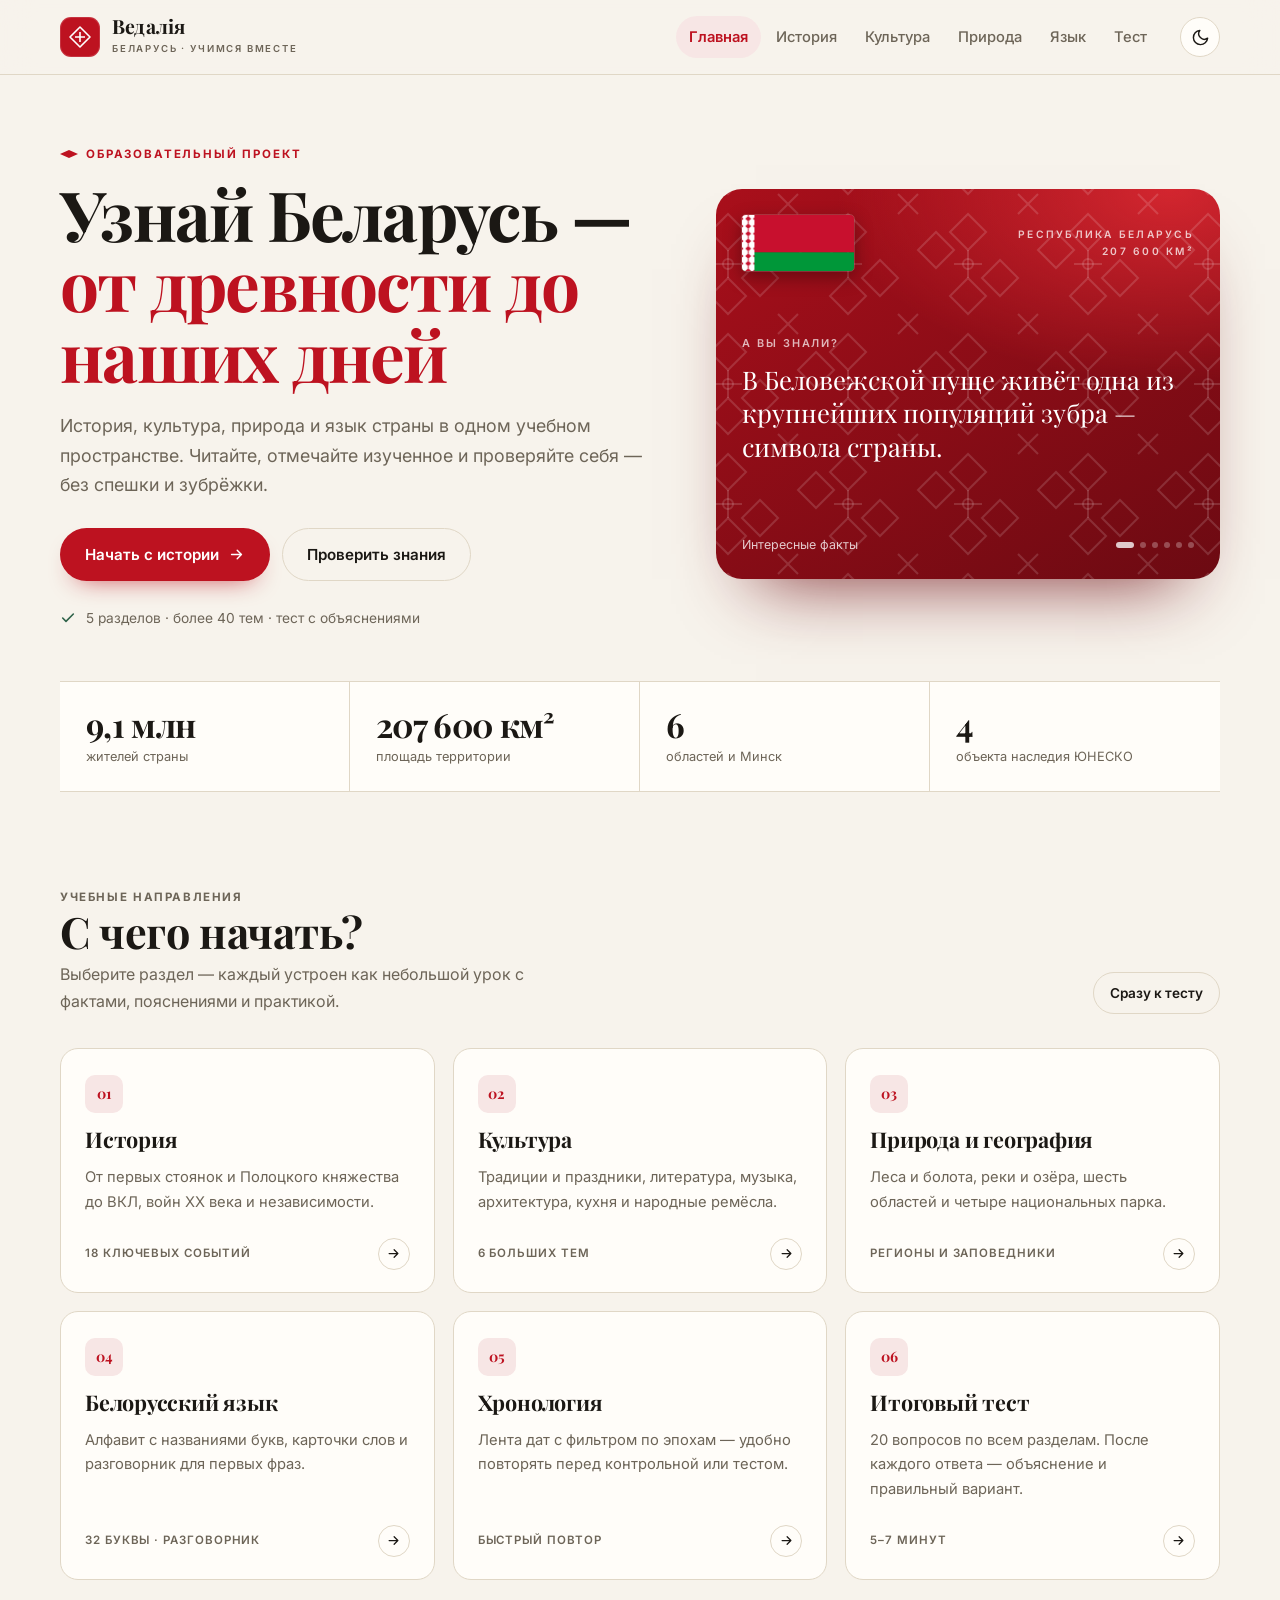
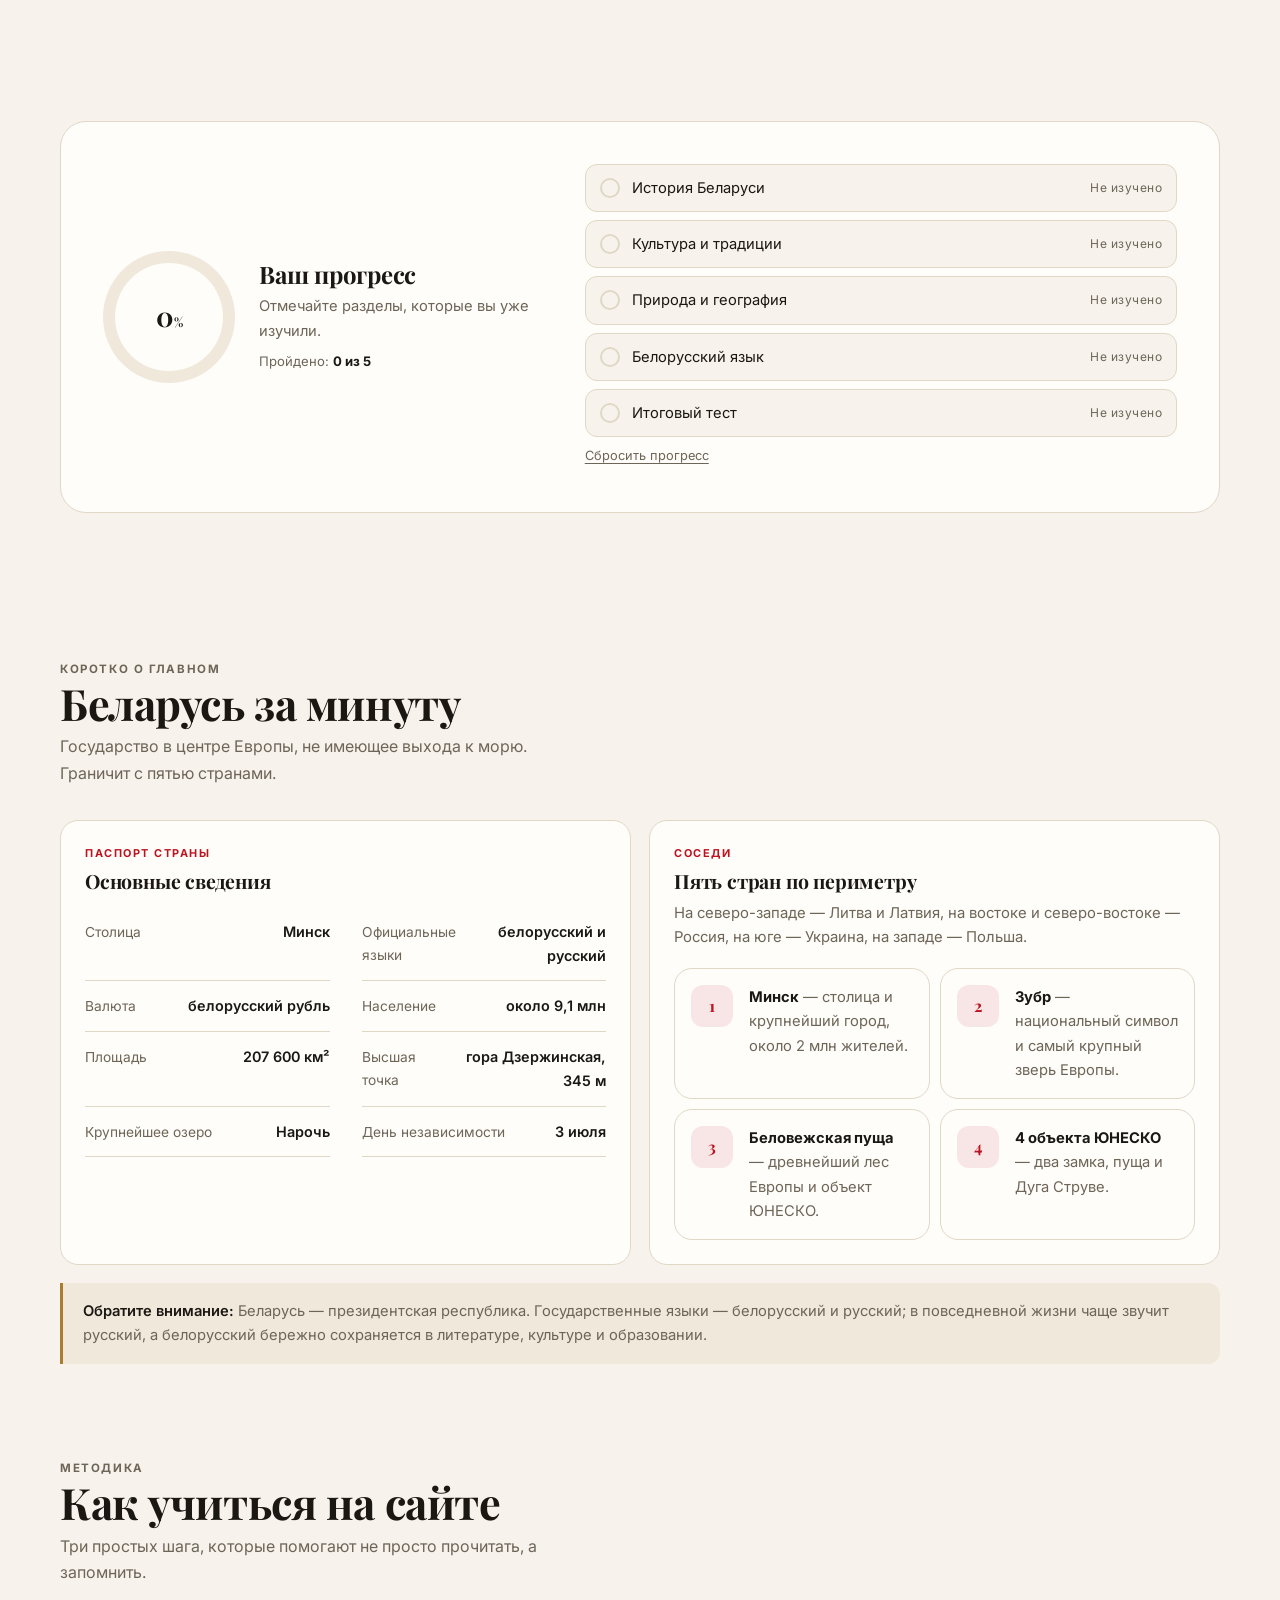
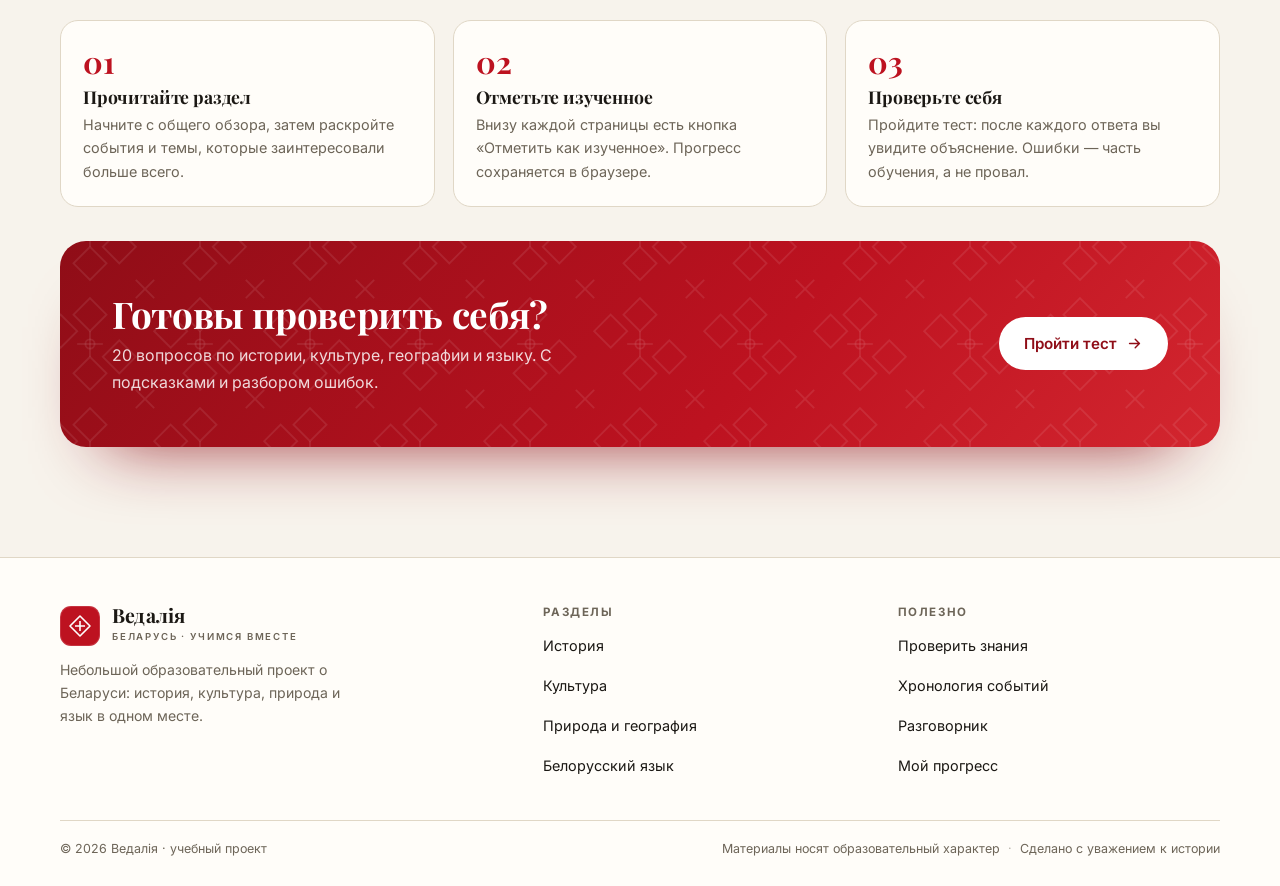
<file: index.html>
<!DOCTYPE html>
<html lang="ru" data-theme="light">
<head>
  <meta charset="utf-8">
  <meta name="viewport" content="width=device-width, initial-scale=1">
  <title>Ведалія — учимся о Беларуси: история, культура, природа, язык</title>
  <meta name="description" content="Образовательный сайт о Беларуси: история от древности до наших дней, культура и традиции, природа и география, белорусский язык и тест с объяснениями.">
  <link rel="icon" href="assets/img/favicon.svg" type="image/svg+xml">
  <link rel="preconnect" href="https://fonts.googleapis.com">
  <link rel="preconnect" href="https://fonts.gstatic.com" crossorigin>
  <link href="https://fonts.googleapis.com/css2?family=Inter:wght@400;500;600;700&family=Playfair+Display:wght@600;700&display=swap" rel="stylesheet">
  <link rel="stylesheet" href="assets/css/style.css">
  <script>
    try {
      var t = JSON.parse(localStorage.getItem("vedalia.theme"));
      if (!t) t = window.matchMedia("(prefers-color-scheme: dark)").matches ? "dark" : "light";
      document.documentElement.setAttribute("data-theme", t);
    } catch (e) {}
  </script>
</head>
<body>
  <a class="skip-link" href="#main">Перейти к содержимому</a>

  <header class="site-header">
    <div class="wrap header-inner">
      <a class="brand" href="index.html" aria-label="Ведалія — на главную">
        <span class="brand-mark" aria-hidden="true">
          <svg viewBox="0 0 24 24" fill="none" stroke="#fff" stroke-width="1.6" stroke-linejoin="round">
            <path d="M12 2 22 12 12 22 2 12Z"/>
            <path d="M12 7v10M7 12h10"/>
          </svg>
        </span>
        <span>
          <span class="brand-name">Ведалія</span>
          <span class="brand-sub">Беларусь · учимся вместе</span>
        </span>
      </a>

      <nav class="nav" data-nav aria-label="Основная навигация">
        <a href="index.html" class="active" aria-current="page">Главная</a>
        <a href="history.html">История</a>
        <a href="culture.html">Культура</a>
        <a href="nature.html">Природа</a>
        <a href="language.html">Язык</a>
        <a href="quiz.html">Тест</a>
      </nav>

      <div class="header-actions">
        <button class="icon-btn" data-theme-toggle type="button" aria-label="Переключить тему">
          <svg class="icon-moon" viewBox="0 0 24 24" fill="none" stroke="currentColor" stroke-width="1.8" stroke-linecap="round" stroke-linejoin="round" aria-hidden="true">
            <path d="M21 12.8A9 9 0 1 1 11.2 3a7 7 0 0 0 9.8 9.8Z"/>
          </svg>
          <svg class="icon-sun" viewBox="0 0 24 24" fill="none" stroke="currentColor" stroke-width="1.8" stroke-linecap="round" aria-hidden="true">
            <circle cx="12" cy="12" r="4"/>
            <path d="M12 2v2M12 20v2M4.9 4.9l1.4 1.4M17.7 17.7l1.4 1.4M2 12h2M20 12h2M4.9 19.1l1.4-1.4M17.7 6.3l1.4-1.4"/>
          </svg>
        </button>
        <button class="icon-btn nav-toggle" data-nav-toggle type="button" aria-label="Открыть меню" aria-expanded="false">
          <svg viewBox="0 0 24 24" fill="none" stroke="currentColor" stroke-width="2" stroke-linecap="round" aria-hidden="true">
            <path d="M4 7h16M4 12h16M4 17h16"/>
          </svg>
        </button>
      </div>
    </div>
  </header>

  <main id="main">
    <!-- Главный экран -->
    <section class="hero">
      <div class="wrap hero-grid">
        <div class="reveal">
          <p class="eyebrow">Образовательный проект</p>
          <h1>Узнай Беларусь — <em>от древности до наших дней</em></h1>
          <p class="lead">История, культура, природа и язык страны в одном учебном пространстве. Читайте, отмечайте изученное и проверяйте себя — без спешки и зубрёжки.</p>
          <div class="hero-actions">
            <a class="btn" href="history.html">
              Начать с истории
              <svg viewBox="0 0 24 24" fill="none" stroke="currentColor" stroke-width="2" stroke-linecap="round" stroke-linejoin="round" aria-hidden="true"><path d="M5 12h14M13 6l6 6-6 6"/></svg>
            </a>
            <a class="btn btn-ghost" href="quiz.html">Проверить знания</a>
          </div>
          <p class="hero-note">
            <svg viewBox="0 0 24 24" fill="none" stroke="currentColor" stroke-width="2.4" stroke-linecap="round" stroke-linejoin="round" aria-hidden="true"><path d="M20 6 9 17l-5-5"/></svg>
            5 разделов · более 40 тем · тест с объяснениями
          </p>
        </div>

        <aside class="hero-card reveal" aria-label="Интересные факты о Беларуси">
          <div class="hero-card-top">
            <img class="flag" src="assets/img/flag-belarus.svg" alt="Флаг Беларуси" width="112" height="56">
            <span class="hero-card-label">Республика Беларусь<br>207 600 км²</span>
          </div>
          <div class="hero-card-body">
            <span class="hero-card-kicker">А вы знали?</span>
            <p class="fact-text" data-fact-text>В Беловежской пуще живёт одна из крупнейших популяций зубра — символа страны.</p>
          </div>
          <div class="hero-card-foot">
            <span>Интересные факты</span>
            <span class="fact-dots" data-fact-dots aria-hidden="true"></span>
          </div>
        </aside>
      </div>
    </section>

    <!-- Цифры -->
    <div class="wrap">
      <div class="stat-strip reveal">
        <div class="stat"><b>9,1 млн</b><span>жителей страны</span></div>
        <div class="stat"><b>207 600 км²</b><span>площадь территории</span></div>
        <div class="stat"><b>6</b><span>областей и Минск</span></div>
        <div class="stat"><b>4</b><span>объекта наследия ЮНЕСКО</span></div>
      </div>
    </div>

    <!-- Разделы -->
    <section class="section" id="tracks">
      <div class="wrap">
        <div class="section-head reveal">
          <div>
            <p class="kicker">Учебные направления</p>
            <h2>С чего начать?</h2>
            <p>Выберите раздел — каждый устроен как небольшой урок с фактами, пояснениями и практикой.</p>
          </div>
          <a class="btn btn-ghost btn-sm" href="quiz.html">Сразу к тесту</a>
        </div>

        <div class="track-grid">
          <a class="track-card reveal" href="history.html" data-track-card="history">
            <span class="track-num">01</span>
            <h3>История</h3>
            <p>От первых стоянок и Полоцкого княжества до ВКЛ, войн XX века и независимости.</p>
            <div class="track-foot">
              <span class="track-tag">18 ключевых событий</span>
              <span class="track-arrow" aria-hidden="true"><svg viewBox="0 0 24 24" fill="none" stroke="currentColor" stroke-width="2" stroke-linecap="round" stroke-linejoin="round"><path d="M5 12h14M13 6l6 6-6 6"/></svg></span>
            </div>
          </a>

          <a class="track-card reveal" href="culture.html" data-track-card="culture">
            <span class="track-num">02</span>
            <h3>Культура</h3>
            <p>Традиции и праздники, литература, музыка, архитектура, кухня и народные ремёсла.</p>
            <div class="track-foot">
              <span class="track-tag">6 больших тем</span>
              <span class="track-arrow" aria-hidden="true"><svg viewBox="0 0 24 24" fill="none" stroke="currentColor" stroke-width="2" stroke-linecap="round" stroke-linejoin="round"><path d="M5 12h14M13 6l6 6-6 6"/></svg></span>
            </div>
          </a>

          <a class="track-card reveal" href="nature.html" data-track-card="nature">
            <span class="track-num">03</span>
            <h3>Природа и география</h3>
            <p>Леса и болота, реки и озёра, шесть областей и четыре национальных парка.</p>
            <div class="track-foot">
              <span class="track-tag">регионы и заповедники</span>
              <span class="track-arrow" aria-hidden="true"><svg viewBox="0 0 24 24" fill="none" stroke="currentColor" stroke-width="2" stroke-linecap="round" stroke-linejoin="round"><path d="M5 12h14M13 6l6 6-6 6"/></svg></span>
            </div>
          </a>

          <a class="track-card reveal" href="language.html" data-track-card="language">
            <span class="track-num">04</span>
            <h3>Белорусский язык</h3>
            <p>Алфавит с названиями букв, карточки слов и разговорник для первых фраз.</p>
            <div class="track-foot">
              <span class="track-tag">32 буквы · разговорник</span>
              <span class="track-arrow" aria-hidden="true"><svg viewBox="0 0 24 24" fill="none" stroke="currentColor" stroke-width="2" stroke-linecap="round" stroke-linejoin="round"><path d="M5 12h14M13 6l6 6-6 6"/></svg></span>
            </div>
          </a>

          <a class="track-card reveal" href="history.html#timeline" data-track-card="timeline">
            <span class="track-num">05</span>
            <h3>Хронология</h3>
            <p>Лента дат с фильтром по эпохам — удобно повторять перед контрольной или тестом.</p>
            <div class="track-foot">
              <span class="track-tag">быстрый повтор</span>
              <span class="track-arrow" aria-hidden="true"><svg viewBox="0 0 24 24" fill="none" stroke="currentColor" stroke-width="2" stroke-linecap="round" stroke-linejoin="round"><path d="M5 12h14M13 6l6 6-6 6"/></svg></span>
            </div>
          </a>

          <a class="track-card reveal" href="quiz.html" data-track-card="quiz">
            <span class="track-num">06</span>
            <h3>Итоговый тест</h3>
            <p>20 вопросов по всем разделам. После каждого ответа — объяснение и правильный вариант.</p>
            <div class="track-foot">
              <span class="track-tag">5–7 минут</span>
              <span class="track-arrow" aria-hidden="true"><svg viewBox="0 0 24 24" fill="none" stroke="currentColor" stroke-width="2" stroke-linecap="round" stroke-linejoin="round"><path d="M5 12h14M13 6l6 6-6 6"/></svg></span>
            </div>
          </a>
        </div>
      </div>
    </section>

    <!-- Прогресс -->
    <section class="section-tight" id="progress">
      <div class="wrap">
        <div class="progress-panel reveal">
          <div class="progress-visual">
            <div class="ring" data-progress-ring aria-hidden="true"><b><span data-progress-percent>0</span><small>%</small></b></div>
            <div class="progress-copy">
              <h3>Ваш прогресс</h3>
              <p data-progress-label>Отмечайте разделы, которые вы уже изучили.</p>
              <p style="margin-top:8px;font-size:.82rem;color:var(--muted)">Пройдено: <b data-progress-count style="color:var(--ink)">0 из 5</b></p>
            </div>
          </div>
          <div>
            <div class="progress-list">
              <div class="progress-row" data-progress-row="history">
                <span class="dot" aria-hidden="true"><svg viewBox="0 0 24 24" fill="none" stroke="currentColor" stroke-width="3" stroke-linecap="round" stroke-linejoin="round"><path d="M20 6 9 17l-5-5"/></svg></span>
                <span class="name">История Беларуси</span>
                <span class="state">Не изучено</span>
              </div>
              <div class="progress-row" data-progress-row="culture">
                <span class="dot" aria-hidden="true"><svg viewBox="0 0 24 24" fill="none" stroke="currentColor" stroke-width="3" stroke-linecap="round" stroke-linejoin="round"><path d="M20 6 9 17l-5-5"/></svg></span>
                <span class="name">Культура и традиции</span>
                <span class="state">Не изучено</span>
              </div>
              <div class="progress-row" data-progress-row="nature">
                <span class="dot" aria-hidden="true"><svg viewBox="0 0 24 24" fill="none" stroke="currentColor" stroke-width="3" stroke-linecap="round" stroke-linejoin="round"><path d="M20 6 9 17l-5-5"/></svg></span>
                <span class="name">Природа и география</span>
                <span class="state">Не изучено</span>
              </div>
              <div class="progress-row" data-progress-row="language">
                <span class="dot" aria-hidden="true"><svg viewBox="0 0 24 24" fill="none" stroke="currentColor" stroke-width="3" stroke-linecap="round" stroke-linejoin="round"><path d="M20 6 9 17l-5-5"/></svg></span>
                <span class="name">Белорусский язык</span>
                <span class="state">Не изучено</span>
              </div>
              <div class="progress-row" data-progress-row="quiz">
                <span class="dot" aria-hidden="true"><svg viewBox="0 0 24 24" fill="none" stroke="currentColor" stroke-width="3" stroke-linecap="round" stroke-linejoin="round"><path d="M20 6 9 17l-5-5"/></svg></span>
                <span class="name">Итоговый тест</span>
                <span class="state">Не изучено</span>
              </div>
            </div>
            <button class="progress-reset" type="button" data-progress-reset>Сбросить прогресс</button>
          </div>
        </div>
      </div>
    </section>

    <!-- Коротко о стране -->
    <section class="section">
      <div class="wrap">
        <div class="section-head reveal">
          <div>
            <p class="kicker">Коротко о главном</p>
            <h2>Беларусь за минуту</h2>
            <p>Государство в центре Европы, не имеющее выхода к морю. Граничит с пятью странами.</p>
          </div>
        </div>

        <div class="grid cols-2">
          <div class="card reveal">
            <span class="card-tag">Паспорт страны</span>
            <h3>Основные сведения</h3>
            <dl class="fact-list" style="margin-top:14px">
              <div><dt>Столица</dt><dd>Минск</dd></div>
              <div><dt>Официальные языки</dt><dd>белорусский и русский</dd></div>
              <div><dt>Валюта</dt><dd>белорусский рубль</dd></div>
              <div><dt>Население</dt><dd>около 9,1 млн</dd></div>
              <div><dt>Площадь</dt><dd>207 600 км²</dd></div>
              <div><dt>Высшая точка</dt><dd>гора Дзержинская, 345 м</dd></div>
              <div><dt>Крупнейшее озеро</dt><dd>Нарочь</dd></div>
              <div><dt>День независимости</dt><dd>3 июля</dd></div>
            </dl>
          </div>

          <div class="card reveal">
            <span class="card-tag">Соседи</span>
            <h3>Пять стран по периметру</h3>
            <p>На северо-западе — Литва и Латвия, на востоке и северо-востоке — Россия, на юге — Украина, на западе — Польша.</p>
            <div class="grid cols-2" style="margin-top:18px;gap:10px">
              <div class="fact-box" style="padding:16px">
                <span class="fb-icon">1</span>
                <p><b>Минск</b> — столица и крупнейший город, около 2 млн жителей.</p>
              </div>
              <div class="fact-box" style="padding:16px">
                <span class="fb-icon">2</span>
                <p><b>Зубр</b> — национальный символ и самый крупный зверь Европы.</p>
              </div>
              <div class="fact-box" style="padding:16px">
                <span class="fb-icon">3</span>
                <p><b>Беловежская пуща</b> — древнейший лес Европы и объект ЮНЕСКО.</p>
              </div>
              <div class="fact-box" style="padding:16px">
                <span class="fb-icon">4</span>
                <p><b>4 объекта ЮНЕСКО</b> — два замка, пуща и Дуга Струве.</p>
              </div>
            </div>
          </div>
        </div>

        <div class="note reveal" style="margin-top:18px">
          <strong>Обратите внимание:</strong> Беларусь — президентская республика. Государственные языки — белорусский и русский; в повседневной жизни чаще звучит русский, а белорусский бережно сохраняется в литературе, культуре и образовании.
        </div>
      </div>
    </section>

    <!-- Как учиться -->
    <section class="section" style="padding-top:0">
      <div class="wrap">
        <div class="section-head reveal">
          <div>
            <p class="kicker">Методика</p>
            <h2>Как учиться на сайте</h2>
            <p>Три простых шага, которые помогают не просто прочитать, а запомнить.</p>
          </div>
        </div>
        <div class="steps">
          <div class="step reveal">
            <h3>Прочитайте раздел</h3>
            <p>Начните с общего обзора, затем раскройте события и темы, которые заинтересовали больше всего.</p>
          </div>
          <div class="step reveal">
            <h3>Отметьте изученное</h3>
            <p>Внизу каждой страницы есть кнопка «Отметить как изученное». Прогресс сохраняется в браузере.</p>
          </div>
          <div class="step reveal">
            <h3>Проверьте себя</h3>
            <p>Пройдите тест: после каждого ответа вы увидите объяснение. Ошибки — часть обучения, а не провал.</p>
          </div>
        </div>

        <div class="cta-band reveal" style="margin-top:34px">
          <div>
            <h2>Готовы проверить себя?</h2>
            <p>20 вопросов по истории, культуре, географии и языку. С подсказками и разбором ошибок.</p>
          </div>
          <a class="btn" href="quiz.html">Пройти тест
            <svg viewBox="0 0 24 24" fill="none" stroke="currentColor" stroke-width="2" stroke-linecap="round" stroke-linejoin="round" aria-hidden="true"><path d="M5 12h14M13 6l6 6-6 6"/></svg>
          </a>
        </div>
      </div>
    </section>
  </main>

  <footer class="site-footer">
    <div class="wrap">
      <div class="footer-top">
        <div class="footer-brand">
          <a class="brand" href="index.html">
            <span class="brand-mark" aria-hidden="true">
              <svg viewBox="0 0 24 24" fill="none" stroke="#fff" stroke-width="1.6" stroke-linejoin="round"><path d="M12 2 22 12 12 22 2 12Z"/><path d="M12 7v10M7 12h10"/></svg>
            </span>
            <span>
              <span class="brand-name">Ведалія</span>
              <span class="brand-sub">Беларусь · учимся вместе</span>
            </span>
          </a>
          <p>Небольшой образовательный проект о Беларуси: история, культура, природа и язык в одном месте.</p>
        </div>
        <div class="footer-col">
          <h4>Разделы</h4>
          <ul>
            <li><a href="history.html">История</a></li>
            <li><a href="culture.html">Культура</a></li>
            <li><a href="nature.html">Природа и география</a></li>
            <li><a href="language.html">Белорусский язык</a></li>
          </ul>
        </div>
        <div class="footer-col">
          <h4>Полезно</h4>
          <ul>
            <li><a href="quiz.html">Проверить знания</a></li>
            <li><a href="history.html#timeline">Хронология событий</a></li>
            <li><a href="language.html#phrases">Разговорник</a></li>
            <li><a href="index.html#progress">Мой прогресс</a></li>
          </ul>
        </div>
      </div>
      <div class="footer-bottom">
        <span>© <span data-year>2026</span> Ведалія · учебный проект</span>
        <span>Материалы носят образовательный характер<span class="dot-sep">·</span>Сделано с уважением к истории</span>
      </div>
    </div>
  </footer>

  <script src="assets/js/app.js"></script>
</body>
</html>
</file>
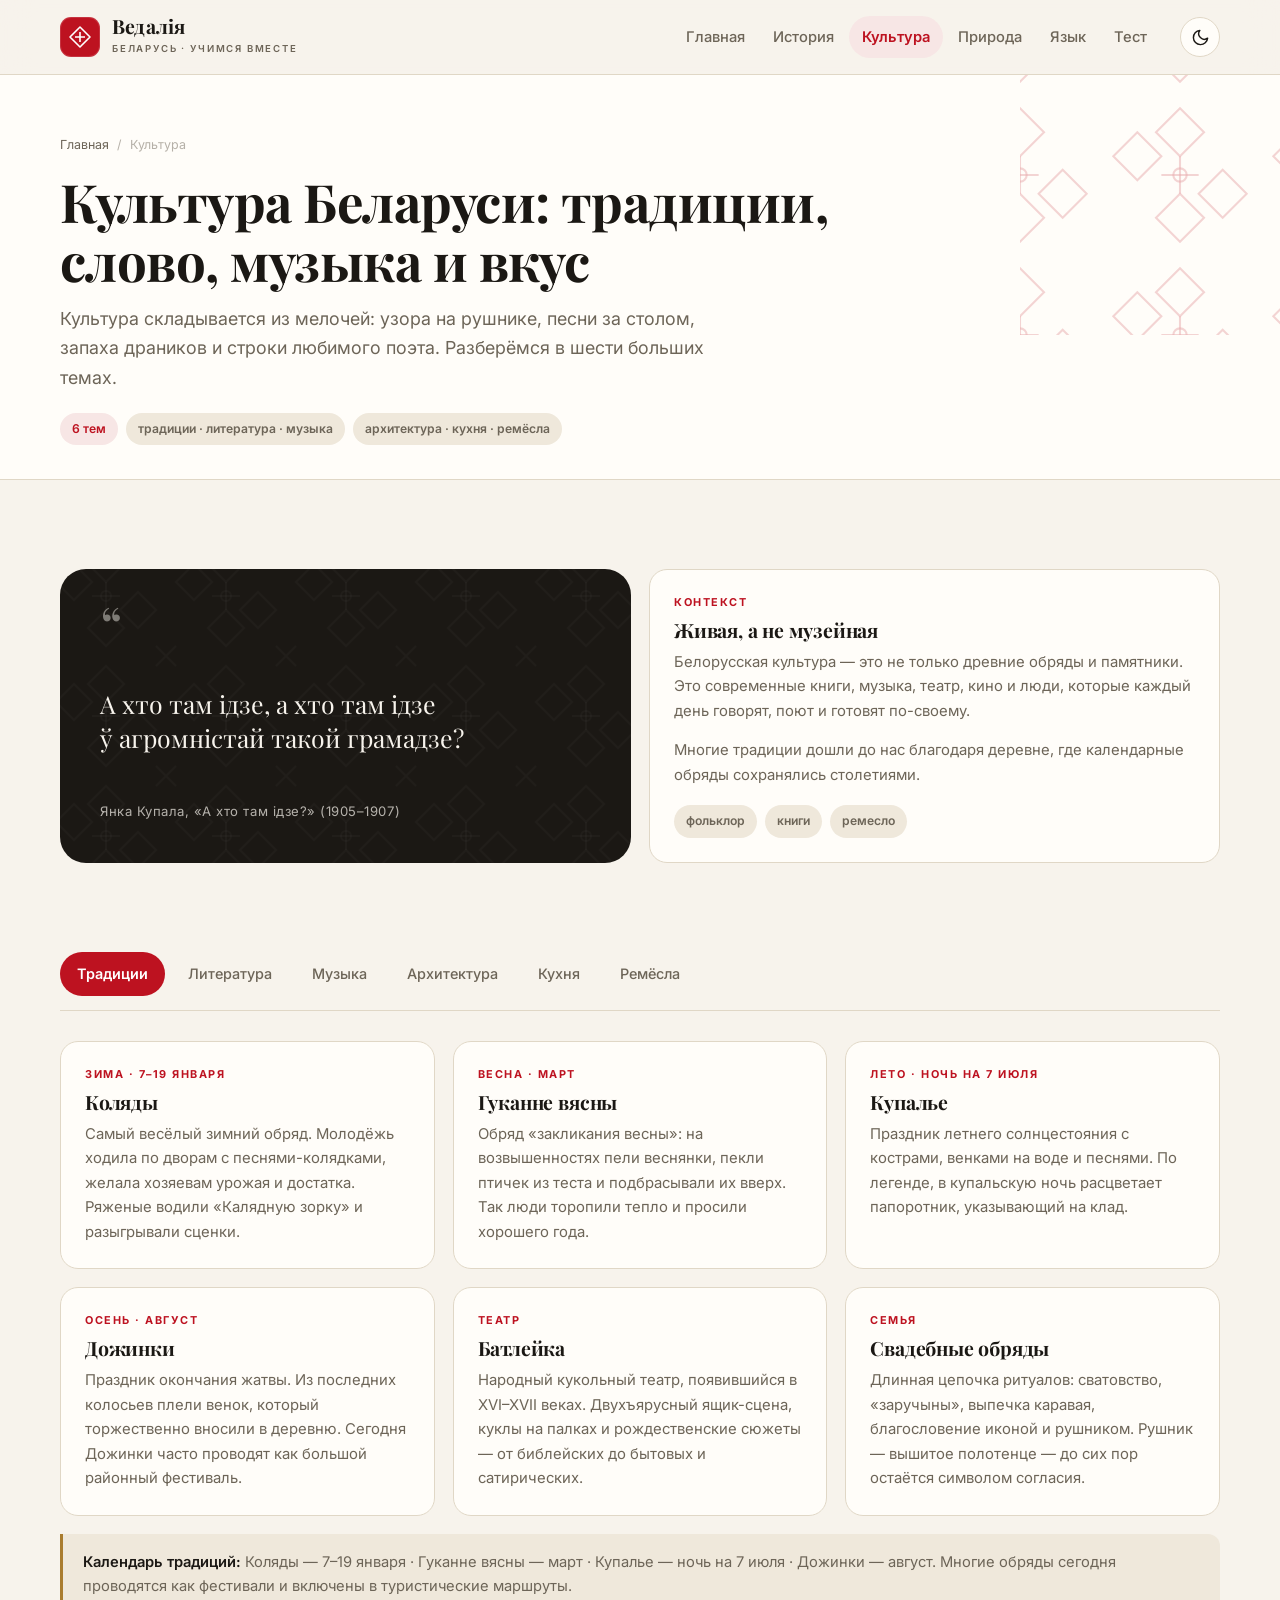
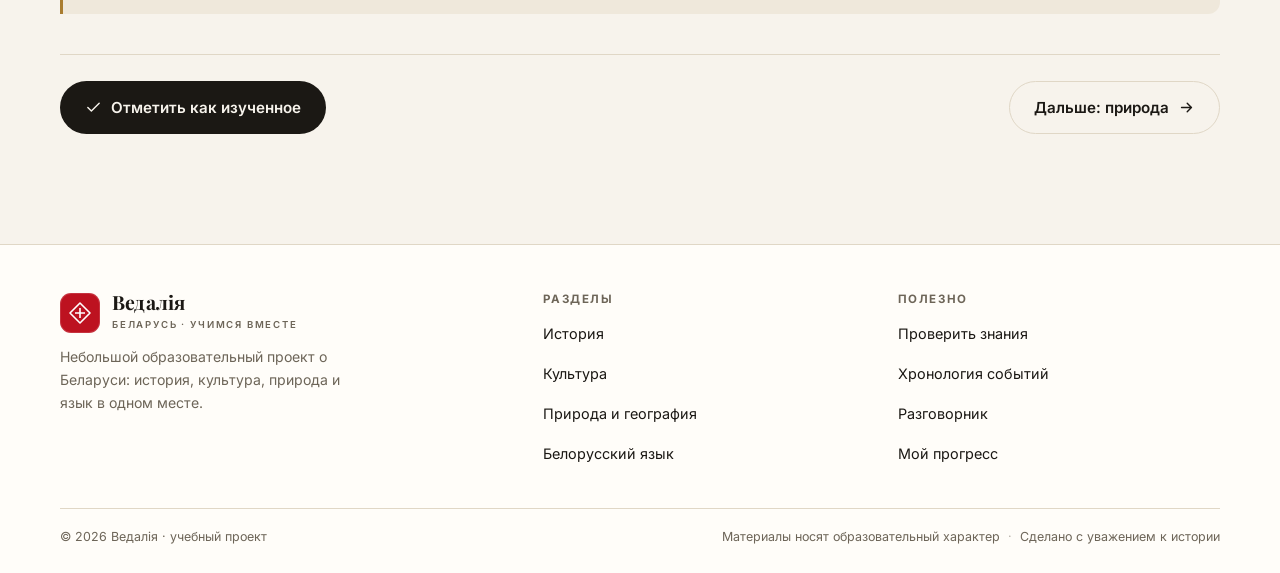
<file: culture.html>
<!DOCTYPE html>
<html lang="ru" data-theme="light">
<head>
  <meta charset="utf-8">
  <meta name="viewport" content="width=device-width, initial-scale=1">
  <title>Культура Беларуси — традиции, литература, музыка, кухня | Ведалія</title>
  <meta name="description" content="Культура Беларуси: календарные традиции и праздники, литература, музыка, архитектура, национальная кухня и народные ремёсла.">
  <link rel="icon" href="assets/img/favicon.svg" type="image/svg+xml">
  <link rel="preconnect" href="https://fonts.googleapis.com">
  <link rel="preconnect" href="https://fonts.gstatic.com" crossorigin>
  <link href="https://fonts.googleapis.com/css2?family=Inter:wght@400;500;600;700&family=Playfair+Display:wght@600;700&display=swap" rel="stylesheet">
  <link rel="stylesheet" href="assets/css/style.css">
  <script>
    try {
      var t = JSON.parse(localStorage.getItem("vedalia.theme"));
      if (!t) t = window.matchMedia("(prefers-color-scheme: dark)").matches ? "dark" : "light";
      document.documentElement.setAttribute("data-theme", t);
    } catch (e) {}
  </script>
</head>
<body>
  <a class="skip-link" href="#main">Перейти к содержимому</a>

  <header class="site-header">
    <div class="wrap header-inner">
      <a class="brand" href="index.html" aria-label="Ведалія — на главную">
        <span class="brand-mark" aria-hidden="true">
          <svg viewBox="0 0 24 24" fill="none" stroke="#fff" stroke-width="1.6" stroke-linejoin="round"><path d="M12 2 22 12 12 22 2 12Z"/><path d="M12 7v10M7 12h10"/></svg>
        </span>
        <span>
          <span class="brand-name">Ведалія</span>
          <span class="brand-sub">Беларусь · учимся вместе</span>
        </span>
      </a>
      <nav class="nav" data-nav aria-label="Основная навигация">
        <a href="index.html">Главная</a>
        <a href="history.html">История</a>
        <a href="culture.html" class="active" aria-current="page">Культура</a>
        <a href="nature.html">Природа</a>
        <a href="language.html">Язык</a>
        <a href="quiz.html">Тест</a>
      </nav>
      <div class="header-actions">
        <button class="icon-btn" data-theme-toggle type="button" aria-label="Переключить тему">
          <svg class="icon-moon" viewBox="0 0 24 24" fill="none" stroke="currentColor" stroke-width="1.8" stroke-linecap="round" stroke-linejoin="round" aria-hidden="true"><path d="M21 12.8A9 9 0 1 1 11.2 3a7 7 0 0 0 9.8 9.8Z"/></svg>
          <svg class="icon-sun" viewBox="0 0 24 24" fill="none" stroke="currentColor" stroke-width="1.8" stroke-linecap="round" aria-hidden="true"><circle cx="12" cy="12" r="4"/><path d="M12 2v2M12 20v2M4.9 4.9l1.4 1.4M17.7 17.7l1.4 1.4M2 12h2M20 12h2M4.9 19.1l1.4-1.4M17.7 6.3l1.4-1.4"/></svg>
        </button>
        <button class="icon-btn nav-toggle" data-nav-toggle type="button" aria-label="Открыть меню" aria-expanded="false">
          <svg viewBox="0 0 24 24" fill="none" stroke="currentColor" stroke-width="2" stroke-linecap="round" aria-hidden="true"><path d="M4 7h16M4 12h16M4 17h16"/></svg>
        </button>
      </div>
    </div>
  </header>

  <main id="main">
    <section class="page-head">
      <div class="wrap">
        <nav class="crumbs" aria-label="Хлебные крошки">
          <a href="index.html">Главная</a><span>/</span><span>Культура</span>
        </nav>
        <h1>Культура Беларуси: традиции, слово, музыка и вкус</h1>
        <p class="lead">Культура складывается из мелочей: узора на рушнике, песни за столом, запаха драников и строки любимого поэта. Разберёмся в шести больших темах.</p>
        <div class="page-meta">
          <span class="pill pill-red">6 тем</span>
          <span class="pill">традиции · литература · музыка</span>
          <span class="pill">архитектура · кухня · ремёсла</span>
        </div>
      </div>
    </section>

    <section class="section">
      <div class="wrap">
        <div class="culture-hero-grid">
          <div class="quote reveal">
            <span class="quote-mark" aria-hidden="true">“</span>
            <blockquote>А хто там ідзе, а хто там ідзе<br>ў агромністай такой грамадзе?</blockquote>
            <cite>Янка Купала, «А хто там ідзе?» (1905–1907)</cite>
          </div>
          <div class="card reveal" style="display:flex;flex-direction:column;justify-content:space-between">
            <div>
              <span class="card-tag">Контекст</span>
              <h3>Живая, а не музейная</h3>
              <p>Белорусская культура — это не только древние обряды и памятники. Это современные книги, музыка, театр, кино и люди, которые каждый день говорят, поют и готовят по-своему.</p>
              <p>Многие традиции дошли до нас благодаря деревне, где календарные обряды сохранялись столетиями.</p>
            </div>
            <div class="page-meta" style="margin-top:18px">
              <span class="pill">фольклор</span>
              <span class="pill">книги</span>
              <span class="pill">ремесло</span>
            </div>
          </div>
        </div>
      </div>
    </section>

    <section class="section" style="padding-top:0">
      <div class="wrap">
        <div data-tabs>
          <div class="tabs" role="tablist" aria-label="Темы культуры">
            <button class="tab" id="tab-traditions" role="tab" aria-selected="true" aria-controls="panel-traditions" tabindex="0">Традиции</button>
            <button class="tab" id="tab-literature" role="tab" aria-selected="false" aria-controls="panel-literature" tabindex="-1">Литература</button>
            <button class="tab" id="tab-music" role="tab" aria-selected="false" aria-controls="panel-music" tabindex="-1">Музыка</button>
            <button class="tab" id="tab-architecture" role="tab" aria-selected="false" aria-controls="panel-architecture" tabindex="-1">Архитектура</button>
            <button class="tab" id="tab-cuisine" role="tab" aria-selected="false" aria-controls="panel-cuisine" tabindex="-1">Кухня</button>
            <button class="tab" id="tab-crafts" role="tab" aria-selected="false" aria-controls="panel-crafts" tabindex="-1">Ремёсла</button>
          </div>

          <!-- Традиции -->
          <div class="tab-panel" id="panel-traditions" role="tabpanel" aria-labelledby="tab-traditions">
            <div class="grid cols-3">
              <article class="card reveal">
                <span class="card-tag">зима · 7–19 января</span>
                <h3>Коляды</h3>
                <p>Самый весёлый зимний обряд. Молодёжь ходила по дворам с песнями-колядками, желала хозяевам урожая и достатка. Ряженые водили «Калядную зорку» и разыгрывали сценки.</p>
              </article>
              <article class="card reveal">
                <span class="card-tag">весна · март</span>
                <h3>Гуканне вясны</h3>
                <p>Обряд «закликания весны»: на возвышенностях пели веснянки, пекли птичек из теста и подбрасывали их вверх. Так люди торопили тепло и просили хорошего года.</p>
              </article>
              <article class="card reveal">
                <span class="card-tag">лето · ночь на 7 июля</span>
                <h3>Купалье</h3>
                <p>Праздник летнего солнцестояния с кострами, венками на воде и песнями. По легенде, в купальскую ночь расцветает папоротник, указывающий на клад.</p>
              </article>
              <article class="card reveal">
                <span class="card-tag">осень · август</span>
                <h3>Дожинки</h3>
                <p>Праздник окончания жатвы. Из последних колосьев плели венок, который торжественно вносили в деревню. Сегодня Дожинки часто проводят как большой районный фестиваль.</p>
              </article>
              <article class="card reveal">
                <span class="card-tag">театр</span>
                <h3>Батлейка</h3>
                <p>Народный кукольный театр, появившийся в XVI–XVII веках. Двухъярусный ящик-сцена, куклы на палках и рождественские сюжеты — от библейских до бытовых и сатирических.</p>
              </article>
              <article class="card reveal">
                <span class="card-tag">семья</span>
                <h3>Свадебные обряды</h3>
                <p>Длинная цепочка ритуалов: сватовство, «заручыны», выпечка каравая, благословение иконой и рушником. Рушник — вышитое полотенце — до сих пор остаётся символом согласия.</p>
              </article>
            </div>
            <div class="note reveal" style="margin-top:18px">
              <strong>Календарь традиций:</strong> Коляды — 7–19 января · Гуканне вясны — март · Купалье — ночь на 7 июля · Дожинки — август. Многие обряды сегодня проводятся как фестивали и включены в туристические маршруты.
            </div>
          </div>

          <!-- Литература -->
          <div class="tab-panel" id="panel-literature" role="tabpanel" aria-labelledby="tab-literature" hidden>
            <div class="grid cols-3">
              <article class="card reveal">
                <span class="card-tag">ок. 1470–1551</span>
                <h3>Франциск Скорина</h3>
                <p>Первопечатник, переводчик и просветитель из Полоцка. В 1517 году издал «Псалтырь» — первую печатную книгу для восточных славян. Его предисловия — первые образцы белорусской публицистики.</p>
              </article>
              <article class="card reveal">
                <span class="card-tag">1882–1942</span>
                <h3>Янка Купала</h3>
                <p>Иван Луцевич — поэт, драматург, классик новой белорусской литературы. Сборники «Жалейка», «Гусляр», пьеса «Тутэйшыя». Его строки стали символом национального пробуждения.</p>
              </article>
              <article class="card reveal">
                <span class="card-tag">1882–1956</span>
                <h3>Якуб Колас</h3>
                <p>Константин Мицкевич — поэт и прозаик, автор поэм «Новая зямля» и «Сымон-музыка». Писал о деревне, труде и человеческом достоинстве.</p>
              </article>
              <article class="card reveal">
                <span class="card-tag">1891–1917</span>
                <h3>Максим Богданович</h3>
                <p>Поэт, критик, переводчик. Сборник «Вянок» (1913) и стихотворение «Слуцкія ткачыхі» — классика белорусской лирики. Прожил всего 25 лет.</p>
              </article>
              <article class="card reveal">
                <span class="card-tag">1924–2003</span>
                <h3>Василь Быков</h3>
                <p>Один из крупнейших прозаиков XX века. Повести «Сотнікаў», «Знак бяды», «Абеліск» — о нравственном выборе человека на войне.</p>
              </article>
              <article class="card reveal">
                <span class="card-tag">1930–1984</span>
                <h3>Владимир Короткевич</h3>
                <p>Писатель, поэт и историк. «Дзікае паляванне караля Стаха», «Каласы пад сярпом тваім» — исторические романы, которые вернули читателю интерес к прошлому.</p>
              </article>
              <article class="card reveal">
                <span class="card-tag">род. 1948</span>
                <h3>Светлана Алексиевич</h3>
                <p>Писательница, лауреат Нобелевской премии по литературе 2015 года. Работает в жанре документальной прозы: «У войны не женское лицо», «Чернобыльская молитва».</p>
              </article>
              <article class="card reveal">
                <span class="card-tag">XII век</span>
                <h3>Кирилл Туровский</h3>
                <p>Проповедник и писатель, которого называли «Златоустом». Его «Слова» — выдающиеся памятники древней книжности.</p>
              </article>
              <article class="card reveal">
                <span class="card-tag">совет</span>
                <h3>С чего начать чтение</h3>
                <p>Попробуйте «Дзікае паляванне караля Стаха» Короткевича, «Сотнікаў» Быкова и стихи Богдановича. Даже в переводе они передают интонацию белорусской литературы.</p>
              </article>
            </div>
          </div>

          <!-- Музыка -->
          <div class="tab-panel" id="panel-music" role="tabpanel" aria-labelledby="tab-music" hidden>
            <div class="grid cols-2">
              <article class="card reveal">
                <span class="card-tag">фольклор</span>
                <h3>Народная музыка</h3>
                <p>Обрядовые и лирические песни, частушки, наигрыши. Традиционные инструменты — <strong>дуда</strong> (волынка), <strong>цимбалы</strong>, жалейка, бубен и скрипка. Многоголосие белорусских песен считается одним из богатейших в Европе.</p>
              </article>
              <article class="card reveal">
                <span class="card-tag">1969–2003</span>
                <h3>«Песняры» и Владимир Мулявин</h3>
                <p>Ансамбль под руководством Владимира Мулявина соединил народную песню с рок- и поп-музыкой. «Песняры» гастролировали по всему миру и сделали белорусскую музыку узнаваемой.</p>
              </article>
              <article class="card reveal">
                <span class="card-tag">с 1992</span>
                <h3>«Славянский базар»</h3>
                <p>Международный фестиваль искусств в Витебске, который проходит каждое лето. Конкурс молодых исполнителей и большие концерты собирают артистов из десятков стран.</p>
              </article>
              <article class="card reveal">
                <span class="card-tag">современность</span>
                <h3>Что слушать дальше</h3>
                <p>Кроме фольклора и эстрады, в Беларуси есть рок, джаз, электроника и академическая музыка. Ищите записи фольклорных ансамблей — это лучший способ услышать язык в живом звучании.</p>
              </article>
            </div>
          </div>

          <!-- Архитектура -->
          <div class="tab-panel" id="panel-architecture" role="tabpanel" aria-labelledby="tab-architecture" hidden>
            <div class="grid cols-3">
              <article class="media-card reveal">
                <div class="mc-top red" aria-hidden="true">✦</div>
                <div class="mc-body">
                  <h3>Софийский собор, Полоцк</h3>
                  <p>Построен в XI веке при Всеславе Чародее. Перестроен в XVIII веке в стиле виленского барокко. Один из символов древней государственности.</p>
                </div>
              </article>
              <article class="media-card reveal">
                <div class="mc-top gold" aria-hidden="true">✦</div>
                <div class="mc-body">
                  <h3>Коложская церковь, Гродно</h3>
                  <p>Храм XII века, сохранивший фрагменты древней кладки из плинфы. Уникален тем, что стоит на берегу Немана и пережил столетия оползней.</p>
                </div>
              </article>
              <article class="media-card reveal">
                <div class="mc-top green" aria-hidden="true">✦</div>
                <div class="mc-body">
                  <h3>Каменецкая вежа</h3>
                  <p>Оборонительная башня XIII века в Каменце (Брестская область), известная как «Белая вежа». Единственная полностью сохранившаяся башня такого типа в Беларуси.</p>
                </div>
              </article>
              <article class="media-card reveal">
                <div class="mc-top red" aria-hidden="true">✦</div>
                <div class="mc-body">
                  <h3>Мирский замок</h3>
                  <p>Замок XVI века, объект ЮНЕСКО с 2000 года. Сочетает готику, ренессанс и барокко; окружён парком и прудом.</p>
                </div>
              </article>
              <article class="media-card reveal">
                <div class="mc-top gold" aria-hidden="true">✦</div>
                <div class="mc-body">
                  <h3>Несвижский замок</h3>
                  <p>Резиденция магнатов Радзивиллов, объект ЮНЕСКО с 2005 года. Дворцово-парковый ансамбль XVI–XVIII веков с богатыми интерьерами.</p>
                </div>
              </article>
              <article class="media-card reveal">
                <div class="mc-top green" aria-hidden="true">✦</div>
                <div class="mc-body">
                  <h3>Костёл в Гервятах</h3>
                  <p>Неоготический храм начала XX века, один из самых высоких в Беларуси. Напоминает миниатюрный собор и привлекает туристов со всей страны.</p>
                </div>
              </article>
            </div>
            <div class="note reveal" style="margin-top:18px">
              <strong>Как смотреть архитектуру:</strong> обращайте внимание на материал (плинфа, камень, кирпич), форму окон и башен, а также на то, как здание перестраивалось. Один памятник часто хранит следы нескольких эпох.
            </div>
          </div>

          <!-- Кухня -->
          <div class="tab-panel" id="panel-cuisine" role="tabpanel" aria-labelledby="tab-cuisine" hidden>
            <div class="grid cols-2">
              <article class="card reveal">
                <span class="card-tag">визитная карточка</span>
                <h3>Драники</h3>
                <p>Картофельные оладьи, которые в Беларуси называют «дранікамі». Тёртый картофель, лук, соль — и горячая сковорода. Подают со сметаной или мачанкой.</p>
              </article>
              <article class="card reveal">
                <span class="card-tag">сытно</span>
                <h3>Бабка</h3>
                <p>Картофельная запеканка с мясом, грибами или салом. Название связано с формой для запекания. Блюдо сытное, домашнее и очень «белорусское».</p>
              </article>
              <article class="card reveal">
                <span class="card-tag">соус</span>
                <h3>Мачанка</h3>
                <p>Густой мясной соус, который едят с блинами или картофелем. В разных регионах готовят по-своему — с колбасой, рёбрышками или грибами.</p>
              </article>
              <article class="card reveal">
                <span class="card-tag">зима</span>
                <h3>Холодец</h3>
                <p>Студень из мяса и костей, который традиционно готовили к праздникам. Подают с хреном и горчицей.</p>
              </article>
              <article class="card reveal">
                <span class="card-tag">десерт</span>
                <h3>Сырники и кулага</h3>
                <p>Сырники из творога — привычный завтрак. Кулага — старинный десерт из ржаной муки и ягод, который напоминает о кухне наших прабабушек.</p>
              </article>
              <article class="card reveal">
                <span class="card-tag">главный продукт</span>
                <h3>Бульба</h3>
                <p>Картофель появился в Беларуси в XVIII веке и стал основой крестьянского стола. Из него готовят драники, бабку, клёцки, колдуны и десятки других блюд.</p>
              </article>
            </div>
            <div class="note reveal" style="margin-top:18px">
              <strong>Совет:</strong> белорусская кухня — простая и сытная. Если вы пробуете её впервые, начните с драников со сметаной и холодца, а на десерт возьмите сырники.
            </div>
          </div>

          <!-- Ремёсла -->
          <div class="tab-panel" id="panel-crafts" role="tabpanel" aria-labelledby="tab-crafts" hidden>
            <div class="grid cols-3">
              <article class="card reveal">
                <span class="card-tag">солома</span>
                <h3>Соломоплетение</h3>
                <p>Из соломы плели шляпы, корзины, обереги и фигурки. Техника требует терпения и точности; сегодня это популярный вид декоративного искусства.</p>
              </article>
              <article class="card reveal">
                <span class="card-tag">ткань</span>
                <h3>Ткачество и вышивка</h3>
                <p>Рушники, скатерти и рубахи украшали красным узором. Геометрический орнамент — ромбы, кресты, звёзды — был не просто декором, а оберегом.</p>
              </article>
              <article class="card reveal">
                <span class="card-tag">глина</span>
                <h3>Гончарство</h3>
                <p>Глиняная посуда, игрушки и изразцы. Центры гончарства сохранились в разных регионах, а мастера до сих пор работают на традиционном круге.</p>
              </article>
              <article class="card reveal">
                <span class="card-tag">бумага</span>
                <h3>Вытинанка</h3>
                <p>Ажурное вырезание из бумаги. Кружевные узоры вырезали для окон и праздничных украшений; сегодня это самостоятельный вид искусства.</p>
              </article>
              <article class="card reveal">
                <span class="card-tag">дерево</span>
                <h3>Резьба по дереву</h3>
                <p>Деревянная посуда, мебель, наличники и иконостасы. Резьба украшала и крестьянскую избу, и храм — от простых узоров до сложных композиций.</p>
              </article>
              <article class="card reveal">
                <span class="card-tag">орнамент</span>
                <h3>Красный узор</h3>
                <p>Красный цвет в белорусском орнаменте символизирует жизнь, солнце и защиту. Именно поэтому он стал основой современного флага и праздничной вышивки.</p>
              </article>
            </div>
            <div class="note reveal" style="margin-top:18px">
              <strong>Где увидеть:</strong> ремёсла представлены в этнографических музеях, на ярмарках и фестивалях. Многие мастера проводят мастер-классы — это лучший способ понять технику.
            </div>
          </div>
        </div>

        <div class="reveal" style="display:flex;align-items:center;justify-content:space-between;gap:16px;flex-wrap:wrap;margin-top:40px;padding-top:26px;border-top:1px solid var(--line)">
          <button class="btn btn-dark" type="button" data-mark-track="culture" aria-pressed="false">Отметить как изученное</button>
          <a class="btn btn-ghost" href="nature.html">Дальше: природа
            <svg viewBox="0 0 24 24" fill="none" stroke="currentColor" stroke-width="2" stroke-linecap="round" stroke-linejoin="round" aria-hidden="true"><path d="M5 12h14M13 6l6 6-6 6"/></svg>
          </a>
        </div>
      </div>
    </section>
  </main>

  <footer class="site-footer">
    <div class="wrap">
      <div class="footer-top">
        <div class="footer-brand">
          <a class="brand" href="index.html">
            <span class="brand-mark" aria-hidden="true">
              <svg viewBox="0 0 24 24" fill="none" stroke="#fff" stroke-width="1.6" stroke-linejoin="round"><path d="M12 2 22 12 12 22 2 12Z"/><path d="M12 7v10M7 12h10"/></svg>
            </span>
            <span>
              <span class="brand-name">Ведалія</span>
              <span class="brand-sub">Беларусь · учимся вместе</span>
            </span>
          </a>
          <p>Небольшой образовательный проект о Беларуси: история, культура, природа и язык в одном месте.</p>
        </div>
        <div class="footer-col">
          <h4>Разделы</h4>
          <ul>
            <li><a href="history.html">История</a></li>
            <li><a href="culture.html">Культура</a></li>
            <li><a href="nature.html">Природа и география</a></li>
            <li><a href="language.html">Белорусский язык</a></li>
          </ul>
        </div>
        <div class="footer-col">
          <h4>Полезно</h4>
          <ul>
            <li><a href="quiz.html">Проверить знания</a></li>
            <li><a href="history.html#timeline">Хронология событий</a></li>
            <li><a href="language.html#phrases">Разговорник</a></li>
            <li><a href="index.html#progress">Мой прогресс</a></li>
          </ul>
        </div>
      </div>
      <div class="footer-bottom">
        <span>© <span data-year>2026</span> Ведалія · учебный проект</span>
        <span>Материалы носят образовательный характер<span class="dot-sep">·</span>Сделано с уважением к истории</span>
      </div>
    </div>
  </footer>

  <script src="assets/js/app.js"></script>
</body>
</html>
</file>
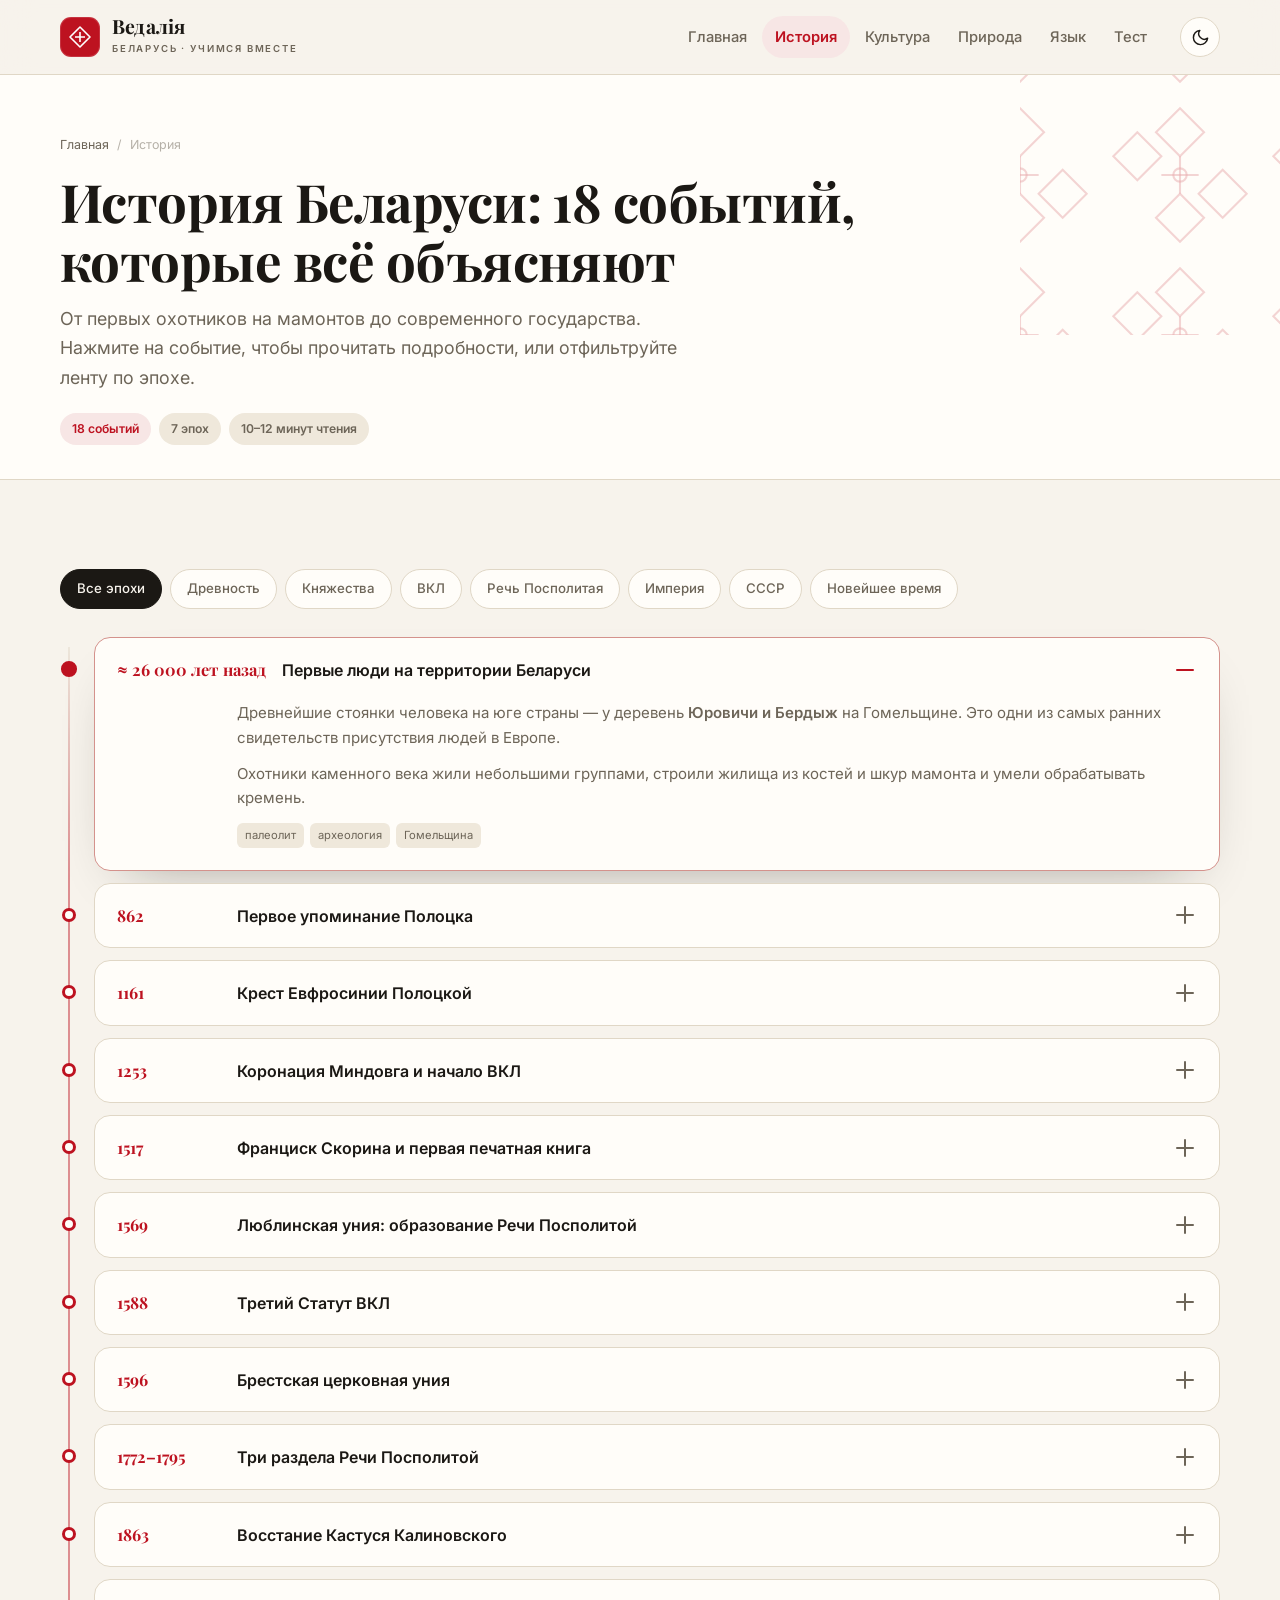
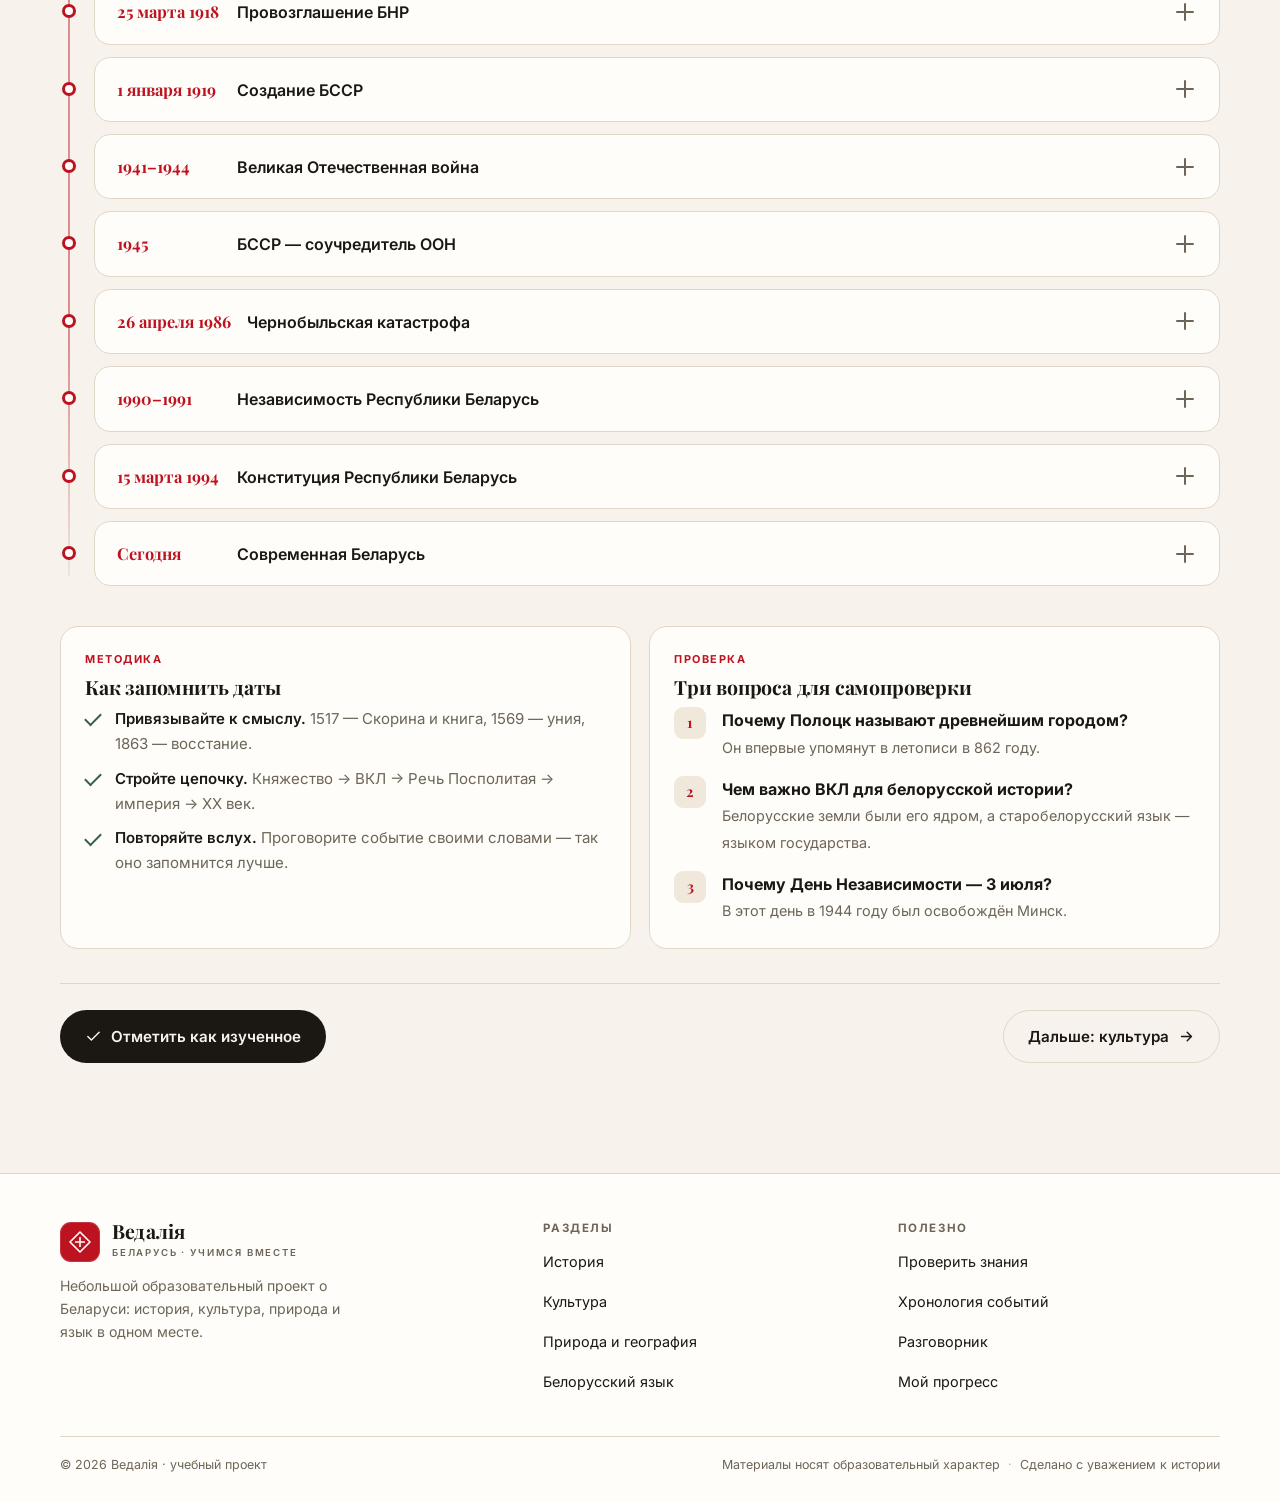
<file: history.html>
<!DOCTYPE html>
<html lang="ru" data-theme="light">
<head>
  <meta charset="utf-8">
  <meta name="viewport" content="width=device-width, initial-scale=1">
  <title>История Беларуси — Ведалія</title>
  <meta name="description" content="История Беларуси от первых стоянок до наших дней: Полоцкое княжество, ВКЛ, Речь Посполитая, XX век и независимость. 18 ключевых событий с пояснениями.">
  <link rel="icon" href="assets/img/favicon.svg" type="image/svg+xml">
  <link rel="preconnect" href="https://fonts.googleapis.com">
  <link rel="preconnect" href="https://fonts.gstatic.com" crossorigin>
  <link href="https://fonts.googleapis.com/css2?family=Inter:wght@400;500;600;700&family=Playfair+Display:wght@600;700&display=swap" rel="stylesheet">
  <link rel="stylesheet" href="assets/css/style.css">
  <script>
    try {
      var t = JSON.parse(localStorage.getItem("vedalia.theme"));
      if (!t) t = window.matchMedia("(prefers-color-scheme: dark)").matches ? "dark" : "light";
      document.documentElement.setAttribute("data-theme", t);
    } catch (e) {}
  </script>
</head>
<body>
  <a class="skip-link" href="#main">Перейти к содержимому</a>

  <header class="site-header">
    <div class="wrap header-inner">
      <a class="brand" href="index.html" aria-label="Ведалія — на главную">
        <span class="brand-mark" aria-hidden="true">
          <svg viewBox="0 0 24 24" fill="none" stroke="#fff" stroke-width="1.6" stroke-linejoin="round"><path d="M12 2 22 12 12 22 2 12Z"/><path d="M12 7v10M7 12h10"/></svg>
        </span>
        <span>
          <span class="brand-name">Ведалія</span>
          <span class="brand-sub">Беларусь · учимся вместе</span>
        </span>
      </a>
      <nav class="nav" data-nav aria-label="Основная навигация">
        <a href="index.html">Главная</a>
        <a href="history.html" class="active" aria-current="page">История</a>
        <a href="culture.html">Культура</a>
        <a href="nature.html">Природа</a>
        <a href="language.html">Язык</a>
        <a href="quiz.html">Тест</a>
      </nav>
      <div class="header-actions">
        <button class="icon-btn" data-theme-toggle type="button" aria-label="Переключить тему">
          <svg class="icon-moon" viewBox="0 0 24 24" fill="none" stroke="currentColor" stroke-width="1.8" stroke-linecap="round" stroke-linejoin="round" aria-hidden="true"><path d="M21 12.8A9 9 0 1 1 11.2 3a7 7 0 0 0 9.8 9.8Z"/></svg>
          <svg class="icon-sun" viewBox="0 0 24 24" fill="none" stroke="currentColor" stroke-width="1.8" stroke-linecap="round" aria-hidden="true"><circle cx="12" cy="12" r="4"/><path d="M12 2v2M12 20v2M4.9 4.9l1.4 1.4M17.7 17.7l1.4 1.4M2 12h2M20 12h2M4.9 19.1l1.4-1.4M17.7 6.3l1.4-1.4"/></svg>
        </button>
        <button class="icon-btn nav-toggle" data-nav-toggle type="button" aria-label="Открыть меню" aria-expanded="false">
          <svg viewBox="0 0 24 24" fill="none" stroke="currentColor" stroke-width="2" stroke-linecap="round" aria-hidden="true"><path d="M4 7h16M4 12h16M4 17h16"/></svg>
        </button>
      </div>
    </div>
  </header>

  <main id="main">
    <section class="page-head">
      <div class="wrap">
        <nav class="crumbs" aria-label="Хлебные крошки">
          <a href="index.html">Главная</a><span>/</span><span>История</span>
        </nav>
        <h1>История Беларуси: 18 событий, которые всё объясняют</h1>
        <p class="lead">От первых охотников на мамонтов до современного государства. Нажмите на событие, чтобы прочитать подробности, или отфильтруйте ленту по эпохе.</p>
        <div class="page-meta">
          <span class="pill pill-red">18 событий</span>
          <span class="pill">7 эпох</span>
          <span class="pill">10–12 минут чтения</span>
        </div>
      </div>
    </section>

    <section class="section" id="timeline">
      <div class="wrap">
        <div class="chips" role="group" aria-label="Фильтр по эпохам">
          <button class="chip active" type="button" data-era-filter="all" aria-pressed="true">Все эпохи</button>
          <button class="chip" type="button" data-era-filter="ancient" aria-pressed="false">Древность</button>
          <button class="chip" type="button" data-era-filter="principalities" aria-pressed="false">Княжества</button>
          <button class="chip" type="button" data-era-filter="vkl" aria-pressed="false">ВКЛ</button>
          <button class="chip" type="button" data-era-filter="rp" aria-pressed="false">Речь Посполитая</button>
          <button class="chip" type="button" data-era-filter="empire" aria-pressed="false">Империя</button>
          <button class="chip" type="button" data-era-filter="soviet" aria-pressed="false">СССР</button>
          <button class="chip" type="button" data-era-filter="modern" aria-pressed="false">Новейшее время</button>
        </div>

        <div class="timeline">
          <details class="event reveal" data-era="ancient" open>
            <summary>
              <span class="event-year">≈ 26 000 лет назад</span>
              <span class="event-title">Первые люди на территории Беларуси</span>
              <span class="event-plus" aria-hidden="true"></span>
            </summary>
            <div class="event-body">
              <p>Древнейшие стоянки человека на юге страны — у деревень <strong>Юровичи и Бердыж</strong> на Гомельщине. Это одни из самых ранних свидетельств присутствия людей в Европе.</p>
              <p>Охотники каменного века жили небольшими группами, строили жилища из костей и шкур мамонта и умели обрабатывать кремень.</p>
              <div class="event-tags"><span>палеолит</span><span>археология</span><span>Гомельщина</span></div>
            </div>
          </details>

          <details class="event reveal" data-era="principalities">
            <summary>
              <span class="event-year">862</span>
              <span class="event-title">Первое упоминание Полоцка</span>
              <span class="event-plus" aria-hidden="true"></span>
            </summary>
            <div class="event-body">
              <p>В «Повести временных лет» под 862 годом впервые упоминается <strong>Полоцк</strong> — древнейший город Беларуси.</p>
              <p>Полоцкое княжество контролировало важнейший торговый путь «из варяг в греки» по Западной Двине. Его расцвет связан с князем <strong>Всеславом Чародеем</strong> (1044–1101).</p>
              <div class="event-tags"><span>летопись</span><span>Полоцк</span><span>торговый путь</span></div>
            </div>
          </details>

          <details class="event reveal" data-era="principalities">
            <summary>
              <span class="event-year">1161</span>
              <span class="event-title">Крест Евфросинии Полоцкой</span>
              <span class="event-plus" aria-hidden="true"></span>
            </summary>
            <div class="event-body">
              <p>По заказу просветительницы <strong>Евфросинии Полоцкой</strong> мастер Лазарь Богша создал напрестольный крест — шедевр ювелирного искусства Древней Руси.</p>
              <p>Подлинник был утрачен в 1941 году. Сегодня в Полоцке можно увидеть точную копию, а сама Евфросиния остаётся одной из ключевых фигур белорусской истории.</p>
              <div class="event-tags"><span>христианство</span><span>искусство</span><span>Полоцк</span></div>
            </div>
          </details>

          <details class="event reveal" data-era="vkl">
            <summary>
              <span class="event-year">1253</span>
              <span class="event-title">Коронация Миндовга и начало ВКЛ</span>
              <span class="event-plus" aria-hidden="true"></span>
            </summary>
            <div class="event-body">
              <p>В <strong>Новогрудке</strong> состоялась коронация Миндовга — это событие считают началом <strong>Великого княжества Литовского</strong>, одного из крупнейших государств Европы.</p>
              <p>Белорусские земли стали ядром княжества, а старобелорусский язык — языком канцелярии, права и литературы.</p>
              <div class="event-tags"><span>ВКЛ</span><span>государственность</span><span>Новогрудок</span></div>
            </div>
          </details>

          <details class="event reveal" data-era="vkl">
            <summary>
              <span class="event-year">1517</span>
              <span class="event-title">Франциск Скорина и первая печатная книга</span>
              <span class="event-plus" aria-hidden="true"></span>
            </summary>
            <div class="event-body">
              <p>Полочанин <strong>Франциск Скорина</strong> издал в Праге «Псалтырь» — первую печатную книгу для восточных славян. Позже в Вильне он выпустил «Малую подорожную книжку».</p>
              <p>Скорина был не только издателем, но и переводчиком, врачом и просветителем. Его имя носит главная библиотека страны.</p>
              <div class="event-tags"><span>книгопечатание</span><span>Возрождение</span><span>Скорина</span></div>
            </div>
          </details>

          <details class="event reveal" data-era="rp">
            <summary>
              <span class="event-year">1569</span>
              <span class="event-title">Люблинская уния: образование Речи Посполитой</span>
              <span class="event-plus" aria-hidden="true"></span>
            </summary>
            <div class="event-body">
              <p>Великое княжество Литовское и Королевство Польское объединились в федеративное государство — <strong>Речь Посполитую</strong>.</p>
              <p>Белорусские земли находились в её составе более двух столетий. Это время расцвета магнатских резиденций, книгопечатания и культуры, но также и усиления социальных противоречий.</p>
              <div class="event-tags"><span>уния</span><span>Речь Посполитая</span></div>
            </div>
          </details>

          <details class="event reveal" data-era="rp">
            <summary>
              <span class="event-year">1588</span>
              <span class="event-title">Третий Статут ВКЛ</span>
              <span class="event-plus" aria-hidden="true"></span>
            </summary>
            <div class="event-body">
              <p>Свод законов, который действовал даже после исчезновения княжества. Он был написан на старобелорусском языке и считался одним из самых передовых в Европе.</p>
              <p>Статут закреплял права шляхты, регулировал суд и земельные отношения. Его текст — важный памятник белорусской правовой мысли.</p>
              <div class="event-tags"><span>право</span><span>старобелорусский язык</span></div>
            </div>
          </details>

          <details class="event reveal" data-era="rp">
            <summary>
              <span class="event-year">1596</span>
              <span class="event-title">Брестская церковная уния</span>
              <span class="event-plus" aria-hidden="true"></span>
            </summary>
            <div class="event-body">
              <p>Часть православной церкви перешла в подчинение Папе Римскому, сохранив восточный обряд. Так возникла <strong>униатская (греко-католическая) церковь</strong>.</p>
              <p>Уния вызвала долгое религиозное противостояние. Униатство просуществовало до 1839 года, когда было отменено на белорусских землях.</p>
              <div class="event-tags"><span>религия</span><span>Брест</span><span>униатство</span></div>
            </div>
          </details>

          <details class="event reveal" data-era="empire">
            <summary>
              <span class="event-year">1772–1795</span>
              <span class="event-title">Три раздела Речи Посполитой</span>
              <span class="event-plus" aria-hidden="true"></span>
            </summary>
            <div class="event-body">
              <p>Речь Посполитая была разделена между Россией, Пруссией и Австрией. Белорусские земли вошли в состав <strong>Российской империи</strong>.</p>
              <p>Начался период имперской политики: ограничение прежних свобод, русификация, но одновременно — промышленный рост городов и развитие торговли.</p>
              <div class="event-tags"><span>империя</span><span>разделы</span></div>
            </div>
          </details>

          <details class="event reveal" data-era="empire">
            <summary>
              <span class="event-year">1863</span>
              <span class="event-title">Восстание Кастуся Калиновского</span>
              <span class="event-plus" aria-hidden="true"></span>
            </summary>
            <div class="event-body">
              <p><strong>Кастусь Калиновский</strong> возглавил восстание против империи на территории Литвы и Беларуси.</p>
              <p>Вместе с соратниками он издавал первую нелегальную газету на белорусском языке — «Мужыцкую праўду». Восстание было подавлено, но идея национального пробуждения продолжила жить.</p>
              <div class="event-tags"><span>восстание</span><span>«Мужыцкая праўда»</span></div>
            </div>
          </details>

          <details class="event reveal" data-era="modern">
            <summary>
              <span class="event-year">25 марта 1918</span>
              <span class="event-title">Провозглашение БНР</span>
              <span class="event-plus" aria-hidden="true"></span>
            </summary>
            <div class="event-body">
              <p>После Первой мировой войны была провозглашена <strong>Белорусская Народная Республика</strong>.</p>
              <p>БНР не получила широкого международного признания и не смогла утвердиться, но стала важной вехой в истории белорусской государственности XX века.</p>
              <div class="event-tags"><span>БНР</span><span>1918</span></div>
            </div>
          </details>

          <details class="event reveal" data-era="soviet">
            <summary>
              <span class="event-year">1 января 1919</span>
              <span class="event-title">Создание БССР</span>
              <span class="event-plus" aria-hidden="true"></span>
            </summary>
            <div class="event-body">
              <p>Была создана Социалистическая Советская Республика Беларусь — будущая <strong>БССР</strong>.</p>
              <p>В 1920-е годы проводилась политика <strong>белорусизации</strong>: развивались белорусский язык, школы, наука, театр и книгоиздание. Затем последовали репрессии 1930-х годов.</p>
              <div class="event-tags"><span>БССР</span><span>белорусизация</span></div>
            </div>
          </details>

          <details class="event reveal" data-era="soviet">
            <summary>
              <span class="event-year">1941–1944</span>
              <span class="event-title">Великая Отечественная война</span>
              <span class="event-plus" aria-hidden="true"></span>
            </summary>
            <div class="event-body">
              <p>Война стала тяжелейшим испытанием для страны. <strong>Брестская крепость</strong> держалась в окружении с первых дней, на оккупированной территории развернулось массовое партизанское движение.</p>
              <p><strong>Хатынь</strong> стала символом сожжённых деревень. 3 июля 1944 года был освобождён Минск — эта дата сегодня отмечается как День Независимости. Потери Беларуси оцениваются примерно в 3 миллиона человек.</p>
              <div class="event-tags"><span>война</span><span>партизаны</span><span>Хатынь</span><span>3 июля</span></div>
            </div>
          </details>

          <details class="event reveal" data-era="soviet">
            <summary>
              <span class="event-year">1945</span>
              <span class="event-title">БССР — соучредитель ООН</span>
              <span class="event-plus" aria-hidden="true"></span>
            </summary>
            <div class="event-body">
              <p>БССР как одна из республик СССР стала одним из государств — основателей <strong>Организации Объединённых Наций</strong> и подписала её Устав.</p>
              <p>Это дало Беларуси собственный голос на международной арене задолго до обретения независимости.</p>
              <div class="event-tags"><span>ООН</span><span>дипломатия</span></div>
            </div>
          </details>

          <details class="event reveal" data-era="soviet">
            <summary>
              <span class="event-year">26 апреля 1986</span>
              <span class="event-title">Чернобыльская катастрофа</span>
              <span class="event-plus" aria-hidden="true"></span>
            </summary>
            <div class="event-body">
              <p>Авария на Чернобыльской АЭС затронула около <strong>23% территории Беларуси</strong>.</p>
              <p>Последствия — отселение районов, радиоактивное загрязнение лесов и сельскохозяйственных земель — страна преодолевает до сих пор. 26 апреля отмечается как День памяти погибших в радиационных авариях.</p>
              <div class="event-tags"><span>экология</span><span>Чернобыль</span><span>память</span></div>
            </div>
          </details>

          <details class="event reveal" data-era="modern">
            <summary>
              <span class="event-year">1990–1991</span>
              <span class="event-title">Независимость Республики Беларусь</span>
              <span class="event-plus" aria-hidden="true"></span>
            </summary>
            <div class="event-body">
              <p>27 июля 1990 года была принята Декларация о государственном суверенитете, а 25 августа 1991 года она получила статус конституционного закона.</p>
              <p>Беларусь стала независимым государством. Начался новый этап: формирование институтов, собственной валюты и внешней политики.</p>
              <div class="event-tags"><span>независимость</span><span>1991</span></div>
            </div>
          </details>

          <details class="event reveal" data-era="modern">
            <summary>
              <span class="event-year">15 марта 1994</span>
              <span class="event-title">Конституция Республики Беларусь</span>
              <span class="event-plus" aria-hidden="true"></span>
            </summary>
            <div class="event-body">
              <p>Принята Конституция Республики Беларусь. 15 марта отмечается как <strong>День Конституции</strong>.</p>
              <p>В 1995 году на референдуме были утверждены современные государственные символы — флаг и герб. В 1996, 2004 и 2022 годах в Конституцию вносились изменения.</p>
              <div class="event-tags"><span>право</span><span>Конституция</span></div>
            </div>
          </details>

          <details class="event reveal" data-era="modern">
            <summary>
              <span class="event-year">Сегодня</span>
              <span class="event-title">Современная Беларусь</span>
              <span class="event-plus" aria-hidden="true"></span>
            </summary>
            <div class="event-body">
              <p>Беларусь — индустриально-аграрная страна с развитым машиностроением, сельским хозяйством и IT-сектором. Она входит в ЕАЭС и Союзное государство с Россией.</p>
              <p>В стране действуют <strong>4 объекта Всемирного наследия ЮНЕСКО</strong>: Беловежская пуща, Мирский замок, Несвижский замок и Дуга Струве.</p>
              <div class="event-tags"><span>современность</span><span>ЮНЕСКО</span></div>
            </div>
          </details>
        </div>

        <div class="grid cols-2" style="margin-top:40px">
          <div class="card reveal">
            <span class="card-tag">Методика</span>
            <h3>Как запомнить даты</h3>
            <ul class="check-list">
              <li><strong>Привязывайте к смыслу.</strong> 1517 — Скорина и книга, 1569 — уния, 1863 — восстание.</li>
              <li><strong>Стройте цепочку.</strong> Княжество → ВКЛ → Речь Посполитая → империя → XX век.</li>
              <li><strong>Повторяйте вслух.</strong> Проговорите событие своими словами — так оно запомнится лучше.</li>
            </ul>
          </div>
          <div class="card reveal">
            <span class="card-tag">Проверка</span>
            <h3>Три вопроса для самопроверки</h3>
            <ol class="number-list" style="margin-top:6px">
              <li><b>Почему Полоцк называют древнейшим городом?</b><span>Он впервые упомянут в летописи в 862 году.</span></li>
              <li><b>Чем важно ВКЛ для белорусской истории?</b><span>Белорусские земли были его ядром, а старобелорусский язык — языком государства.</span></li>
              <li><b>Почему День Независимости — 3 июля?</b><span>В этот день в 1944 году был освобождён Минск.</span></li>
            </ol>
          </div>
        </div>

        <div class="reveal" style="display:flex;align-items:center;justify-content:space-between;gap:16px;flex-wrap:wrap;margin-top:34px;padding-top:26px;border-top:1px solid var(--line)">
          <button class="btn btn-dark" type="button" data-mark-track="history" aria-pressed="false">Отметить как изученное</button>
          <a class="btn btn-ghost" href="culture.html">Дальше: культура
            <svg viewBox="0 0 24 24" fill="none" stroke="currentColor" stroke-width="2" stroke-linecap="round" stroke-linejoin="round" aria-hidden="true"><path d="M5 12h14M13 6l6 6-6 6"/></svg>
          </a>
        </div>
      </div>
    </section>
  </main>

  <footer class="site-footer">
    <div class="wrap">
      <div class="footer-top">
        <div class="footer-brand">
          <a class="brand" href="index.html">
            <span class="brand-mark" aria-hidden="true">
              <svg viewBox="0 0 24 24" fill="none" stroke="#fff" stroke-width="1.6" stroke-linejoin="round"><path d="M12 2 22 12 12 22 2 12Z"/><path d="M12 7v10M7 12h10"/></svg>
            </span>
            <span>
              <span class="brand-name">Ведалія</span>
              <span class="brand-sub">Беларусь · учимся вместе</span>
            </span>
          </a>
          <p>Небольшой образовательный проект о Беларуси: история, культура, природа и язык в одном месте.</p>
        </div>
        <div class="footer-col">
          <h4>Разделы</h4>
          <ul>
            <li><a href="history.html">История</a></li>
            <li><a href="culture.html">Культура</a></li>
            <li><a href="nature.html">Природа и география</a></li>
            <li><a href="language.html">Белорусский язык</a></li>
          </ul>
        </div>
        <div class="footer-col">
          <h4>Полезно</h4>
          <ul>
            <li><a href="quiz.html">Проверить знания</a></li>
            <li><a href="history.html#timeline">Хронология событий</a></li>
            <li><a href="language.html#phrases">Разговорник</a></li>
            <li><a href="index.html#progress">Мой прогресс</a></li>
          </ul>
        </div>
      </div>
      <div class="footer-bottom">
        <span>© <span data-year>2026</span> Ведалія · учебный проект</span>
        <span>Материалы носят образовательный характер<span class="dot-sep">·</span>Сделано с уважением к истории</span>
      </div>
    </div>
  </footer>

  <script src="assets/js/app.js"></script>
</body>
</html>
</file>
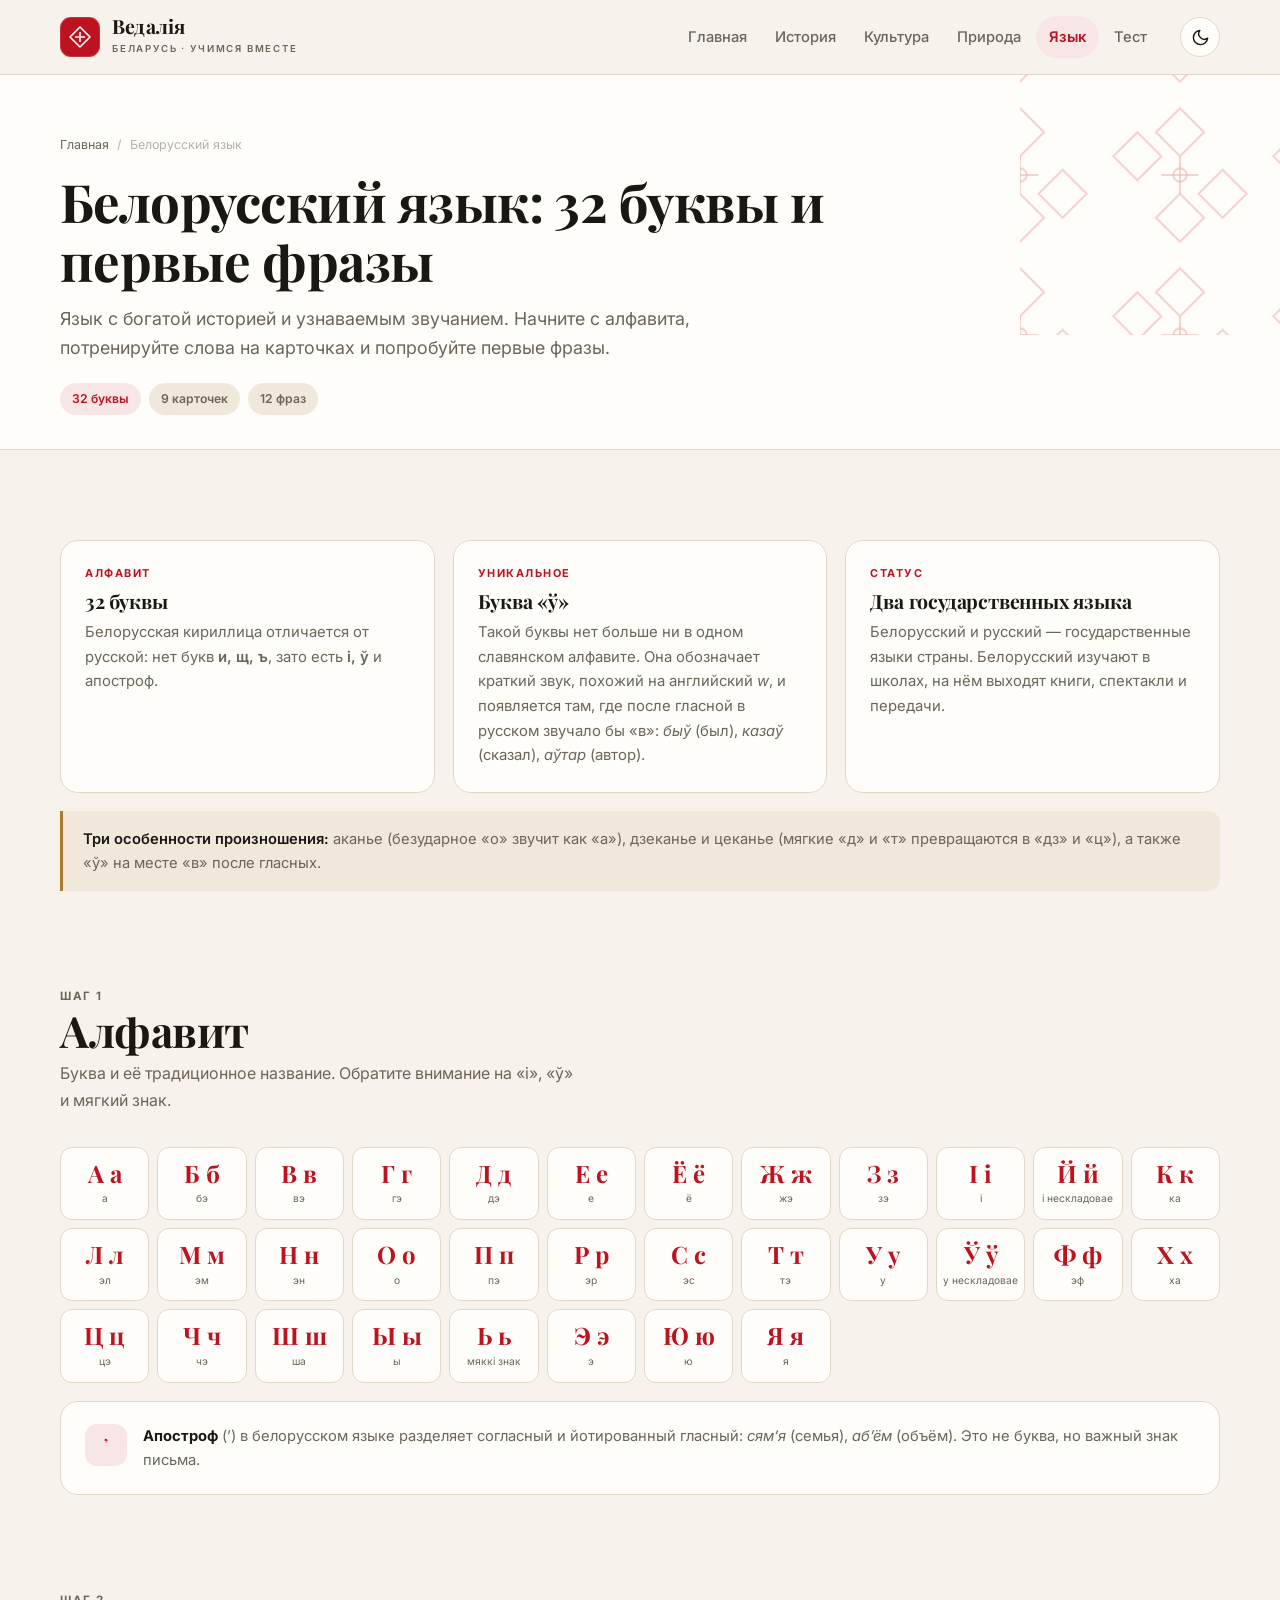
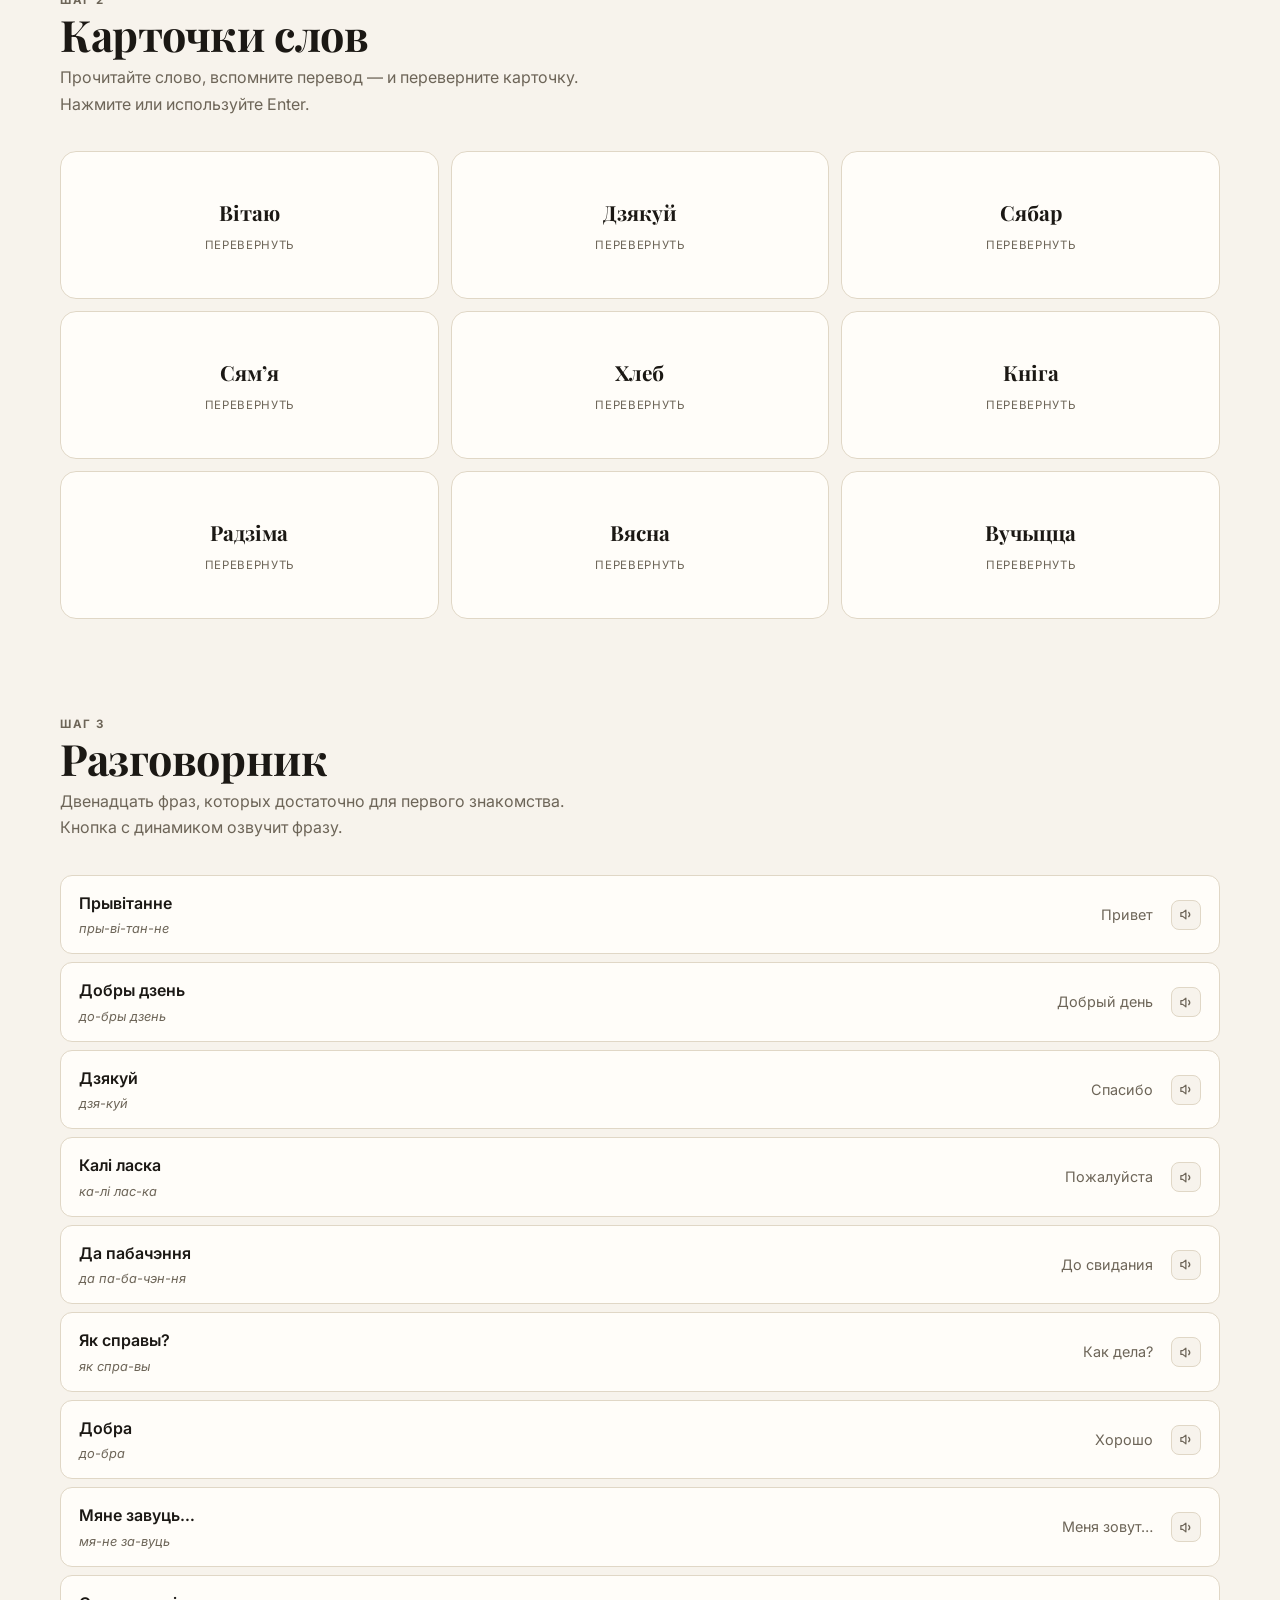
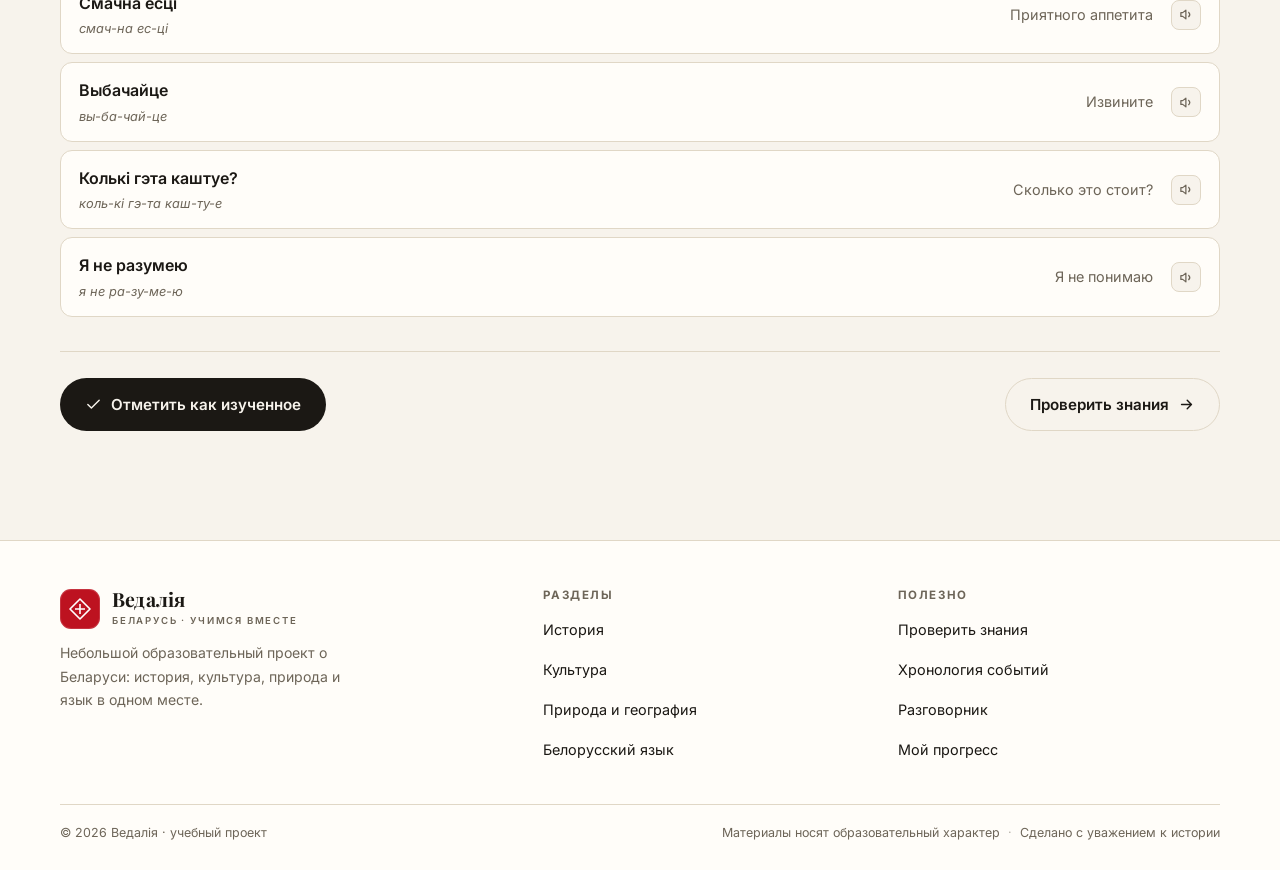
<file: language.html>
<!DOCTYPE html>
<html lang="ru" data-theme="light">
<head>
  <meta charset="utf-8">
  <meta name="viewport" content="width=device-width, initial-scale=1">
  <title>Белорусский язык — алфавит, карточки и разговорник | Ведалія</title>
  <meta name="description" content="Белорусский язык для начинающих: алфавит из 32 букв, особенности произношения, карточки слов и разговорник с основными фразами.">
  <link rel="icon" href="assets/img/favicon.svg" type="image/svg+xml">
  <link rel="preconnect" href="https://fonts.googleapis.com">
  <link rel="preconnect" href="https://fonts.gstatic.com" crossorigin>
  <link href="https://fonts.googleapis.com/css2?family=Inter:wght@400;500;600;700&family=Playfair+Display:wght@600;700&display=swap" rel="stylesheet">
  <link rel="stylesheet" href="assets/css/style.css">
  <script>
    try {
      var t = JSON.parse(localStorage.getItem("vedalia.theme"));
      if (!t) t = window.matchMedia("(prefers-color-scheme: dark)").matches ? "dark" : "light";
      document.documentElement.setAttribute("data-theme", t);
    } catch (e) {}
  </script>
</head>
<body>
  <a class="skip-link" href="#main">Перейти к содержимому</a>

  <header class="site-header">
    <div class="wrap header-inner">
      <a class="brand" href="index.html" aria-label="Ведалія — на главную">
        <span class="brand-mark" aria-hidden="true">
          <svg viewBox="0 0 24 24" fill="none" stroke="#fff" stroke-width="1.6" stroke-linejoin="round"><path d="M12 2 22 12 12 22 2 12Z"/><path d="M12 7v10M7 12h10"/></svg>
        </span>
        <span>
          <span class="brand-name">Ведалія</span>
          <span class="brand-sub">Беларусь · учимся вместе</span>
        </span>
      </a>
      <nav class="nav" data-nav aria-label="Основная навигация">
        <a href="index.html">Главная</a>
        <a href="history.html">История</a>
        <a href="culture.html">Культура</a>
        <a href="nature.html">Природа</a>
        <a href="language.html" class="active" aria-current="page">Язык</a>
        <a href="quiz.html">Тест</a>
      </nav>
      <div class="header-actions">
        <button class="icon-btn" data-theme-toggle type="button" aria-label="Переключить тему">
          <svg class="icon-moon" viewBox="0 0 24 24" fill="none" stroke="currentColor" stroke-width="1.8" stroke-linecap="round" stroke-linejoin="round" aria-hidden="true"><path d="M21 12.8A9 9 0 1 1 11.2 3a7 7 0 0 0 9.8 9.8Z"/></svg>
          <svg class="icon-sun" viewBox="0 0 24 24" fill="none" stroke="currentColor" stroke-width="1.8" stroke-linecap="round" aria-hidden="true"><circle cx="12" cy="12" r="4"/><path d="M12 2v2M12 20v2M4.9 4.9l1.4 1.4M17.7 17.7l1.4 1.4M2 12h2M20 12h2M4.9 19.1l1.4-1.4M17.7 6.3l1.4-1.4"/></svg>
        </button>
        <button class="icon-btn nav-toggle" data-nav-toggle type="button" aria-label="Открыть меню" aria-expanded="false">
          <svg viewBox="0 0 24 24" fill="none" stroke="currentColor" stroke-width="2" stroke-linecap="round" aria-hidden="true"><path d="M4 7h16M4 12h16M4 17h16"/></svg>
        </button>
      </div>
    </div>
  </header>

  <main id="main">
    <section class="page-head">
      <div class="wrap">
        <nav class="crumbs" aria-label="Хлебные крошки">
          <a href="index.html">Главная</a><span>/</span><span>Белорусский язык</span>
        </nav>
        <h1>Белорусский язык: 32 буквы и первые фразы</h1>
        <p class="lead">Язык с богатой историей и узнаваемым звучанием. Начните с алфавита, потренируйте слова на карточках и попробуйте первые фразы.</p>
        <div class="page-meta">
          <span class="pill pill-red">32 буквы</span>
          <span class="pill">9 карточек</span>
          <span class="pill">12 фраз</span>
        </div>
      </div>
    </section>

    <section class="section">
      <div class="wrap">
        <div class="grid cols-3">
          <div class="card reveal">
            <span class="card-tag">Алфавит</span>
            <h3>32 буквы</h3>
            <p>Белорусская кириллица отличается от русской: нет букв <strong>и, щ, ъ</strong>, зато есть <strong>і, ў</strong> и апостроф.</p>
          </div>
          <div class="card reveal">
            <span class="card-tag">Уникальное</span>
            <h3>Буква «ў»</h3>
            <p>Такой буквы нет больше ни в одном славянском алфавите. Она обозначает краткий звук, похожий на английский <em>w</em>, и появляется там, где после гласной в русском звучало бы «в»: <em>быў</em> (был), <em>казаў</em> (сказал), <em>аўтар</em> (автор).</p>
          </div>
          <div class="card reveal">
            <span class="card-tag">Статус</span>
            <h3>Два государственных языка</h3>
            <p>Белорусский и русский — государственные языки страны. Белорусский изучают в школах, на нём выходят книги, спектакли и передачи.</p>
          </div>
        </div>

        <div class="note reveal" style="margin-top:18px">
          <strong>Три особенности произношения:</strong> аканье (безударное «о» звучит как «а»), дзеканье и цеканье (мягкие «д» и «т» превращаются в «дз» и «ц»), а также «ў» на месте «в» после гласных.
        </div>
      </div>
    </section>

    <section class="section" style="padding-top:0" id="alphabet">
      <div class="wrap">
        <div class="section-head reveal">
          <div>
            <p class="kicker">Шаг 1</p>
            <h2>Алфавит</h2>
            <p>Буква и её традиционное название. Обратите внимание на «і», «ў» и мягкий знак.</p>
          </div>
        </div>

        <div class="alpha-grid reveal" id="alphabetGrid">
          <div class="alpha-cell"><b>А а</b><span>а</span></div>
          <div class="alpha-cell"><b>Б б</b><span>бэ</span></div>
          <div class="alpha-cell"><b>В в</b><span>вэ</span></div>
          <div class="alpha-cell"><b>Г г</b><span>гэ</span></div>
          <div class="alpha-cell"><b>Д д</b><span>дэ</span></div>
          <div class="alpha-cell"><b>Е е</b><span>е</span></div>
          <div class="alpha-cell"><b>Ё ё</b><span>ё</span></div>
          <div class="alpha-cell"><b>Ж ж</b><span>жэ</span></div>
          <div class="alpha-cell"><b>З з</b><span>зэ</span></div>
          <div class="alpha-cell"><b>І і</b><span>і</span></div>
          <div class="alpha-cell"><b>Й й</b><span>і нескладовае</span></div>
          <div class="alpha-cell"><b>К к</b><span>ка</span></div>
          <div class="alpha-cell"><b>Л л</b><span>эл</span></div>
          <div class="alpha-cell"><b>М м</b><span>эм</span></div>
          <div class="alpha-cell"><b>Н н</b><span>эн</span></div>
          <div class="alpha-cell"><b>О о</b><span>о</span></div>
          <div class="alpha-cell"><b>П п</b><span>пэ</span></div>
          <div class="alpha-cell"><b>Р р</b><span>эр</span></div>
          <div class="alpha-cell"><b>С с</b><span>эс</span></div>
          <div class="alpha-cell"><b>Т т</b><span>тэ</span></div>
          <div class="alpha-cell"><b>У у</b><span>у</span></div>
          <div class="alpha-cell"><b>Ў ў</b><span>у нескладовае</span></div>
          <div class="alpha-cell"><b>Ф ф</b><span>эф</span></div>
          <div class="alpha-cell"><b>Х х</b><span>ха</span></div>
          <div class="alpha-cell"><b>Ц ц</b><span>цэ</span></div>
          <div class="alpha-cell"><b>Ч ч</b><span>чэ</span></div>
          <div class="alpha-cell"><b>Ш ш</b><span>ша</span></div>
          <div class="alpha-cell"><b>Ы ы</b><span>ы</span></div>
          <div class="alpha-cell"><b>Ь ь</b><span>мяккі знак</span></div>
          <div class="alpha-cell"><b>Э э</b><span>э</span></div>
          <div class="alpha-cell"><b>Ю ю</b><span>ю</span></div>
          <div class="alpha-cell"><b>Я я</b><span>я</span></div>
        </div>

        <div class="fact-box reveal" style="margin-top:18px">
          <span class="fb-icon" aria-hidden="true">’</span>
          <p><b>Апостроф</b> (’) в белорусском языке разделяет согласный и йотированный гласный: <em>сям’я</em> (семья), <em>аб’ём</em> (объём). Это не буква, но важный знак письма.</p>
        </div>
      </div>
    </section>

    <section class="section" style="padding-top:0" id="cards">
      <div class="wrap">
        <div class="section-head reveal">
          <div>
            <p class="kicker">Шаг 2</p>
            <h2>Карточки слов</h2>
            <p>Прочитайте слово, вспомните перевод — и переверните карточку. Нажмите или используйте Enter.</p>
          </div>
        </div>

        <div class="flip-grid reveal">
          <button class="flip" type="button" aria-pressed="false">
            <span class="flip-inner">
              <span class="flip-face flip-front"><b>Вітаю</b><span>перевернуть</span></span>
              <span class="flip-face flip-back"><b>Привет / здравствуйте</b><span>вежливое приветствие</span></span>
            </span>
          </button>
          <button class="flip" type="button" aria-pressed="false">
            <span class="flip-inner">
              <span class="flip-face flip-front"><b>Дзякуй</b><span>перевернуть</span></span>
              <span class="flip-face flip-back"><b>Спасибо</b><span>благодарность</span></span>
            </span>
          </button>
          <button class="flip" type="button" aria-pressed="false">
            <span class="flip-inner">
              <span class="flip-face flip-front"><b>Сябар</b><span>перевернуть</span></span>
              <span class="flip-face flip-back"><b>Друг</b><span>близкий человек</span></span>
            </span>
          </button>
          <button class="flip" type="button" aria-pressed="false">
            <span class="flip-inner">
              <span class="flip-face flip-front"><b>Сям’я</b><span>перевернуть</span></span>
              <span class="flip-face flip-back"><b>Семья</b><span>обратите внимание на апостроф</span></span>
            </span>
          </button>
          <button class="flip" type="button" aria-pressed="false">
            <span class="flip-inner">
              <span class="flip-face flip-front"><b>Хлеб</b><span>перевернуть</span></span>
              <span class="flip-face flip-back"><b>Хлеб</b><span>слово совпадает с русским</span></span>
            </span>
          </button>
          <button class="flip" type="button" aria-pressed="false">
            <span class="flip-inner">
              <span class="flip-face flip-front"><b>Кніга</b><span>перевернуть</span></span>
              <span class="flip-face flip-back"><b>Книга</b><span>основа книжной культуры</span></span>
            </span>
          </button>
          <button class="flip" type="button" aria-pressed="false">
            <span class="flip-inner">
              <span class="flip-face flip-front"><b>Радзіма</b><span>перевернуть</span></span>
              <span class="flip-face flip-back"><b>Родина</b><span>место, где человек родился</span></span>
            </span>
          </button>
          <button class="flip" type="button" aria-pressed="false">
            <span class="flip-inner">
              <span class="flip-face flip-front"><b>Вясна</b><span>перевернуть</span></span>
              <span class="flip-face flip-back"><b>Весна</b><span>время года</span></span>
            </span>
          </button>
          <button class="flip" type="button" aria-pressed="false">
            <span class="flip-inner">
              <span class="flip-face flip-front"><b>Вучыцца</b><span>перевернуть</span></span>
              <span class="flip-face flip-back"><b>Учиться</b><span>то, чем мы сейчас занимаемся</span></span>
            </span>
          </button>
        </div>
      </div>
    </section>

    <section class="section" style="padding-top:0" id="phrases">
      <div class="wrap">
        <div class="section-head reveal">
          <div>
            <p class="kicker">Шаг 3</p>
            <h2>Разговорник</h2>
            <p>Двенадцать фраз, которых достаточно для первого знакомства. Кнопка с динамиком озвучит фразу.</p>
          </div>
        </div>

        <div class="phrase-list reveal">
          <div class="phrase">
            <b>Прывітанне</b><span class="translit">пры-ві-тан-не</span><span class="ru">Привет</span>
            <button class="speak" type="button" data-speak="Прывітанне" aria-label="Озвучить: Прывітанне">
              <svg viewBox="0 0 24 24" width="15" height="15" fill="none" stroke="currentColor" stroke-width="2" stroke-linecap="round" stroke-linejoin="round" aria-hidden="true"><path d="M11 5 6 9H3v6h3l5 4V5Z"/><path d="M15.5 8.5a5 5 0 0 1 0 7"/></svg>
            </button>
          </div>
          <div class="phrase">
            <b>Добры дзень</b><span class="translit">до-бры дзень</span><span class="ru">Добрый день</span>
            <button class="speak" type="button" data-speak="Добры дзень" aria-label="Озвучить: Добры дзень">
              <svg viewBox="0 0 24 24" width="15" height="15" fill="none" stroke="currentColor" stroke-width="2" stroke-linecap="round" stroke-linejoin="round" aria-hidden="true"><path d="M11 5 6 9H3v6h3l5 4V5Z"/><path d="M15.5 8.5a5 5 0 0 1 0 7"/></svg>
            </button>
          </div>
          <div class="phrase">
            <b>Дзякуй</b><span class="translit">дзя-куй</span><span class="ru">Спасибо</span>
            <button class="speak" type="button" data-speak="Дзякуй" aria-label="Озвучить: Дзякуй">
              <svg viewBox="0 0 24 24" width="15" height="15" fill="none" stroke="currentColor" stroke-width="2" stroke-linecap="round" stroke-linejoin="round" aria-hidden="true"><path d="M11 5 6 9H3v6h3l5 4V5Z"/><path d="M15.5 8.5a5 5 0 0 1 0 7"/></svg>
            </button>
          </div>
          <div class="phrase">
            <b>Калі ласка</b><span class="translit">ка-лі лас-ка</span><span class="ru">Пожалуйста</span>
            <button class="speak" type="button" data-speak="Калі ласка" aria-label="Озвучить: Калі ласка">
              <svg viewBox="0 0 24 24" width="15" height="15" fill="none" stroke="currentColor" stroke-width="2" stroke-linecap="round" stroke-linejoin="round" aria-hidden="true"><path d="M11 5 6 9H3v6h3l5 4V5Z"/><path d="M15.5 8.5a5 5 0 0 1 0 7"/></svg>
            </button>
          </div>
          <div class="phrase">
            <b>Да пабачэння</b><span class="translit">да па-ба-чэн-ня</span><span class="ru">До свидания</span>
            <button class="speak" type="button" data-speak="Да пабачэння" aria-label="Озвучить: Да пабачэння">
              <svg viewBox="0 0 24 24" width="15" height="15" fill="none" stroke="currentColor" stroke-width="2" stroke-linecap="round" stroke-linejoin="round" aria-hidden="true"><path d="M11 5 6 9H3v6h3l5 4V5Z"/><path d="M15.5 8.5a5 5 0 0 1 0 7"/></svg>
            </button>
          </div>
          <div class="phrase">
            <b>Як справы?</b><span class="translit">як спра-вы</span><span class="ru">Как дела?</span>
            <button class="speak" type="button" data-speak="Як справы?" aria-label="Озвучить: Як справы?">
              <svg viewBox="0 0 24 24" width="15" height="15" fill="none" stroke="currentColor" stroke-width="2" stroke-linecap="round" stroke-linejoin="round" aria-hidden="true"><path d="M11 5 6 9H3v6h3l5 4V5Z"/><path d="M15.5 8.5a5 5 0 0 1 0 7"/></svg>
            </button>
          </div>
          <div class="phrase">
            <b>Добра</b><span class="translit">до-бра</span><span class="ru">Хорошо</span>
            <button class="speak" type="button" data-speak="Добра" aria-label="Озвучить: Добра">
              <svg viewBox="0 0 24 24" width="15" height="15" fill="none" stroke="currentColor" stroke-width="2" stroke-linecap="round" stroke-linejoin="round" aria-hidden="true"><path d="M11 5 6 9H3v6h3l5 4V5Z"/><path d="M15.5 8.5a5 5 0 0 1 0 7"/></svg>
            </button>
          </div>
          <div class="phrase">
            <b>Мяне завуць…</b><span class="translit">мя-не за-вуць</span><span class="ru">Меня зовут…</span>
            <button class="speak" type="button" data-speak="Мяне завуць" aria-label="Озвучить: Мяне завуць">
              <svg viewBox="0 0 24 24" width="15" height="15" fill="none" stroke="currentColor" stroke-width="2" stroke-linecap="round" stroke-linejoin="round" aria-hidden="true"><path d="M11 5 6 9H3v6h3l5 4V5Z"/><path d="M15.5 8.5a5 5 0 0 1 0 7"/></svg>
            </button>
          </div>
          <div class="phrase">
            <b>Смачна есці</b><span class="translit">смач-на ес-ці</span><span class="ru">Приятного аппетита</span>
            <button class="speak" type="button" data-speak="Смачна есці" aria-label="Озвучить: Смачна есці">
              <svg viewBox="0 0 24 24" width="15" height="15" fill="none" stroke="currentColor" stroke-width="2" stroke-linecap="round" stroke-linejoin="round" aria-hidden="true"><path d="M11 5 6 9H3v6h3l5 4V5Z"/><path d="M15.5 8.5a5 5 0 0 1 0 7"/></svg>
            </button>
          </div>
          <div class="phrase">
            <b>Выбачайце</b><span class="translit">вы-ба-чай-це</span><span class="ru">Извините</span>
            <button class="speak" type="button" data-speak="Выбачайце" aria-label="Озвучить: Выбачайце">
              <svg viewBox="0 0 24 24" width="15" height="15" fill="none" stroke="currentColor" stroke-width="2" stroke-linecap="round" stroke-linejoin="round" aria-hidden="true"><path d="M11 5 6 9H3v6h3l5 4V5Z"/><path d="M15.5 8.5a5 5 0 0 1 0 7"/></svg>
            </button>
          </div>
          <div class="phrase">
            <b>Колькі гэта каштуе?</b><span class="translit">коль-кі гэ-та каш-ту-е</span><span class="ru">Сколько это стоит?</span>
            <button class="speak" type="button" data-speak="Колькі гэта каштуе?" aria-label="Озвучить: Колькі гэта каштуе?">
              <svg viewBox="0 0 24 24" width="15" height="15" fill="none" stroke="currentColor" stroke-width="2" stroke-linecap="round" stroke-linejoin="round" aria-hidden="true"><path d="M11 5 6 9H3v6h3l5 4V5Z"/><path d="M15.5 8.5a5 5 0 0 1 0 7"/></svg>
            </button>
          </div>
          <div class="phrase">
            <b>Я не разумею</b><span class="translit">я не ра-зу-ме-ю</span><span class="ru">Я не понимаю</span>
            <button class="speak" type="button" data-speak="Я не разумею" aria-label="Озвучить: Я не разумею">
              <svg viewBox="0 0 24 24" width="15" height="15" fill="none" stroke="currentColor" stroke-width="2" stroke-linecap="round" stroke-linejoin="round" aria-hidden="true"><path d="M11 5 6 9H3v6h3l5 4V5Z"/><path d="M15.5 8.5a5 5 0 0 1 0 7"/></svg>
            </button>
          </div>
        </div>

        <div class="reveal" style="display:flex;align-items:center;justify-content:space-between;gap:16px;flex-wrap:wrap;margin-top:34px;padding-top:26px;border-top:1px solid var(--line)">
          <button class="btn btn-dark" type="button" data-mark-track="language" aria-pressed="false">Отметить как изученное</button>
          <a class="btn btn-ghost" href="quiz.html">Проверить знания
            <svg viewBox="0 0 24 24" fill="none" stroke="currentColor" stroke-width="2" stroke-linecap="round" stroke-linejoin="round" aria-hidden="true"><path d="M5 12h14M13 6l6 6-6 6"/></svg>
          </a>
        </div>
      </div>
    </section>
  </main>

  <footer class="site-footer">
    <div class="wrap">
      <div class="footer-top">
        <div class="footer-brand">
          <a class="brand" href="index.html">
            <span class="brand-mark" aria-hidden="true">
              <svg viewBox="0 0 24 24" fill="none" stroke="#fff" stroke-width="1.6" stroke-linejoin="round"><path d="M12 2 22 12 12 22 2 12Z"/><path d="M12 7v10M7 12h10"/></svg>
            </span>
            <span>
              <span class="brand-name">Ведалія</span>
              <span class="brand-sub">Беларусь · учимся вместе</span>
            </span>
          </a>
          <p>Небольшой образовательный проект о Беларуси: история, культура, природа и язык в одном месте.</p>
        </div>
        <div class="footer-col">
          <h4>Разделы</h4>
          <ul>
            <li><a href="history.html">История</a></li>
            <li><a href="culture.html">Культура</a></li>
            <li><a href="nature.html">Природа и география</a></li>
            <li><a href="language.html">Белорусский язык</a></li>
          </ul>
        </div>
        <div class="footer-col">
          <h4>Полезно</h4>
          <ul>
            <li><a href="quiz.html">Проверить знания</a></li>
            <li><a href="history.html#timeline">Хронология событий</a></li>
            <li><a href="language.html#phrases">Разговорник</a></li>
            <li><a href="index.html#progress">Мой прогресс</a></li>
          </ul>
        </div>
      </div>
      <div class="footer-bottom">
        <span>© <span data-year>2026</span> Ведалія · учебный проект</span>
        <span>Материалы носят образовательный характер<span class="dot-sep">·</span>Сделано с уважением к истории</span>
      </div>
    </div>
  </footer>

  <script src="assets/js/app.js"></script>
</body>
</html>
</file>
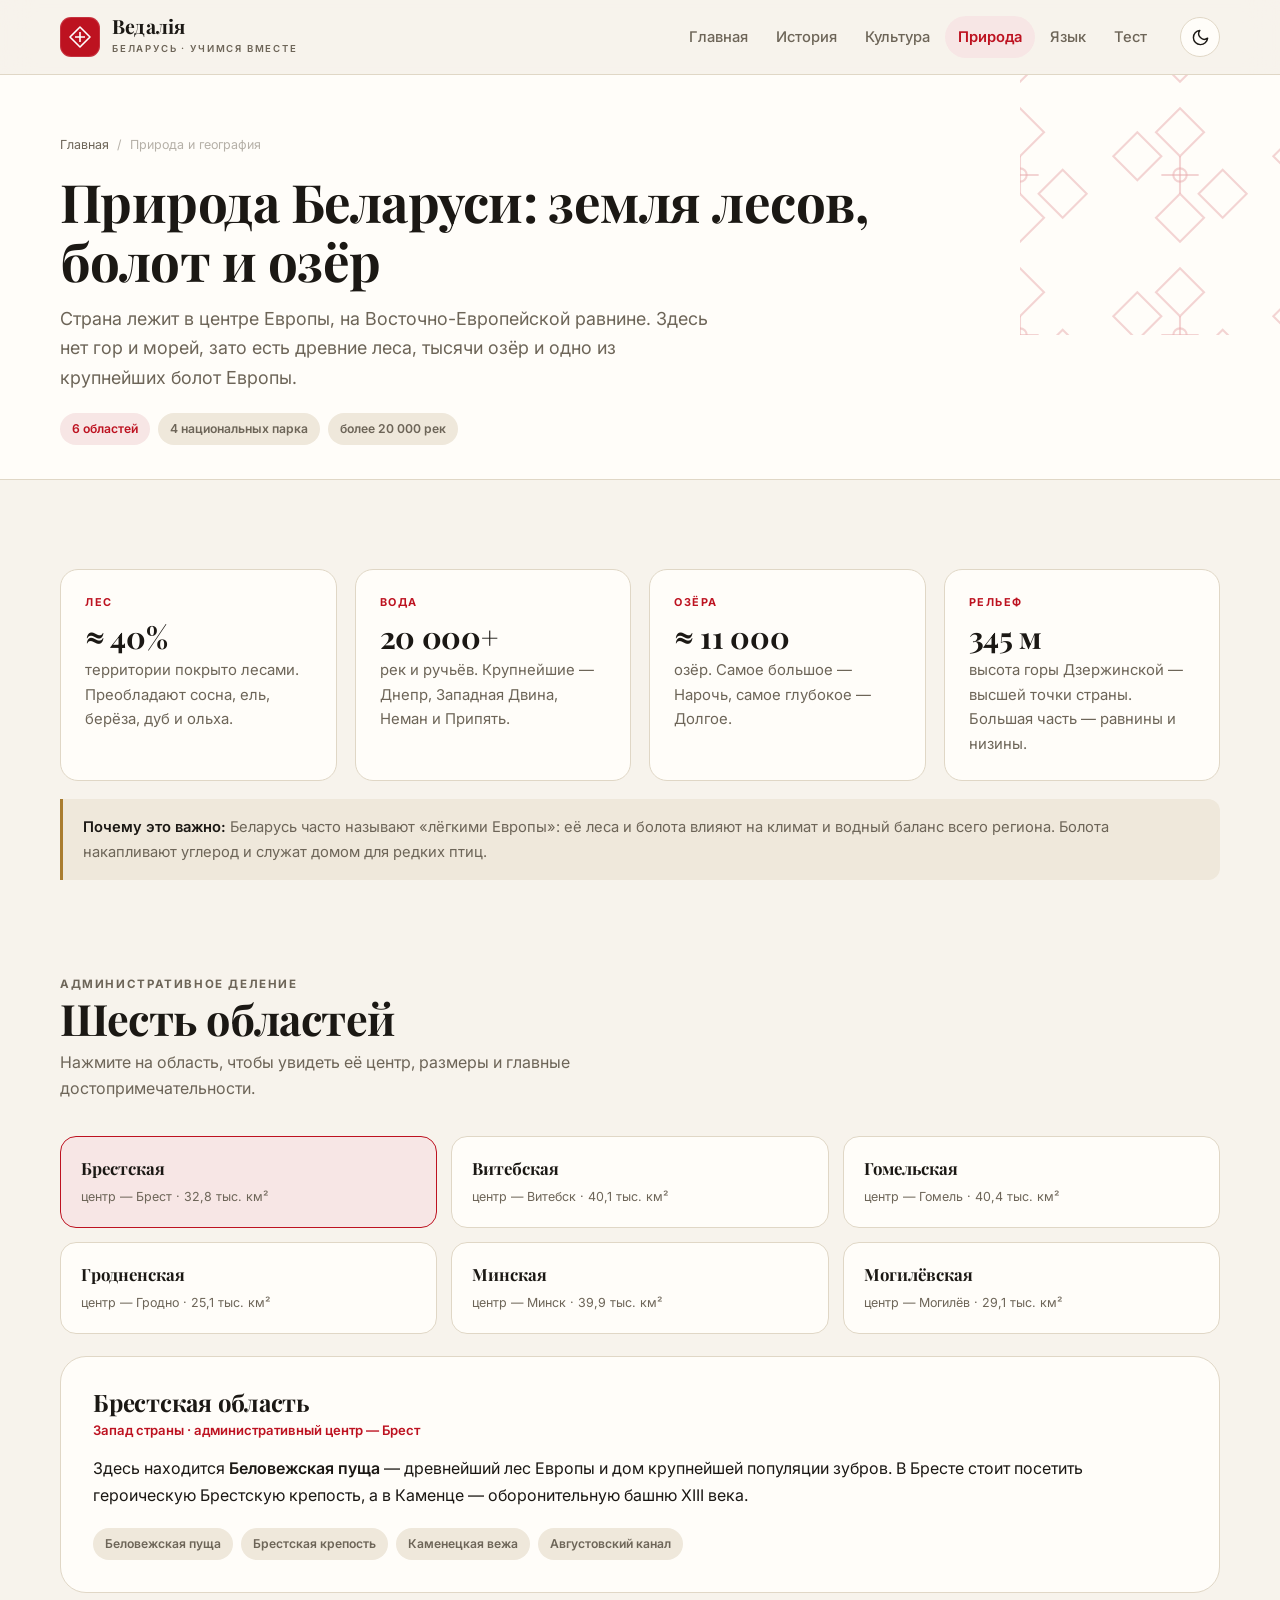
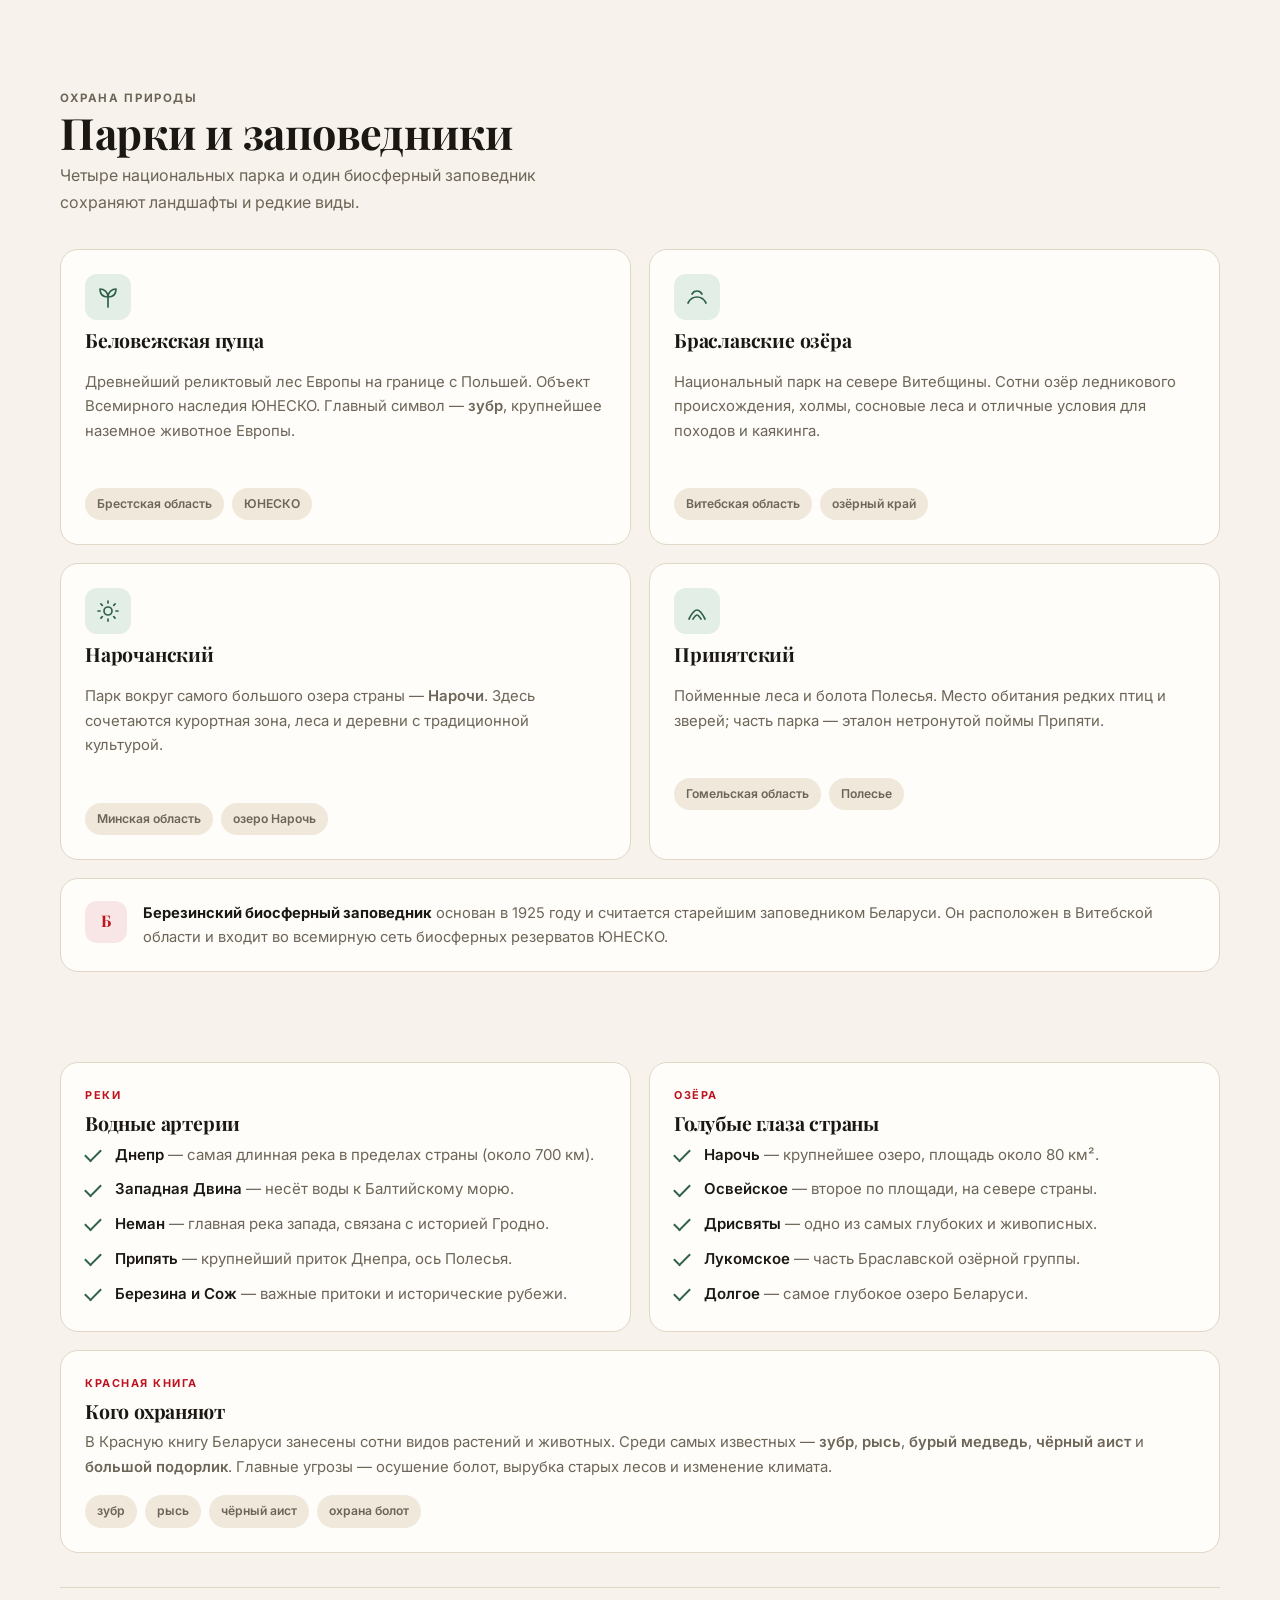
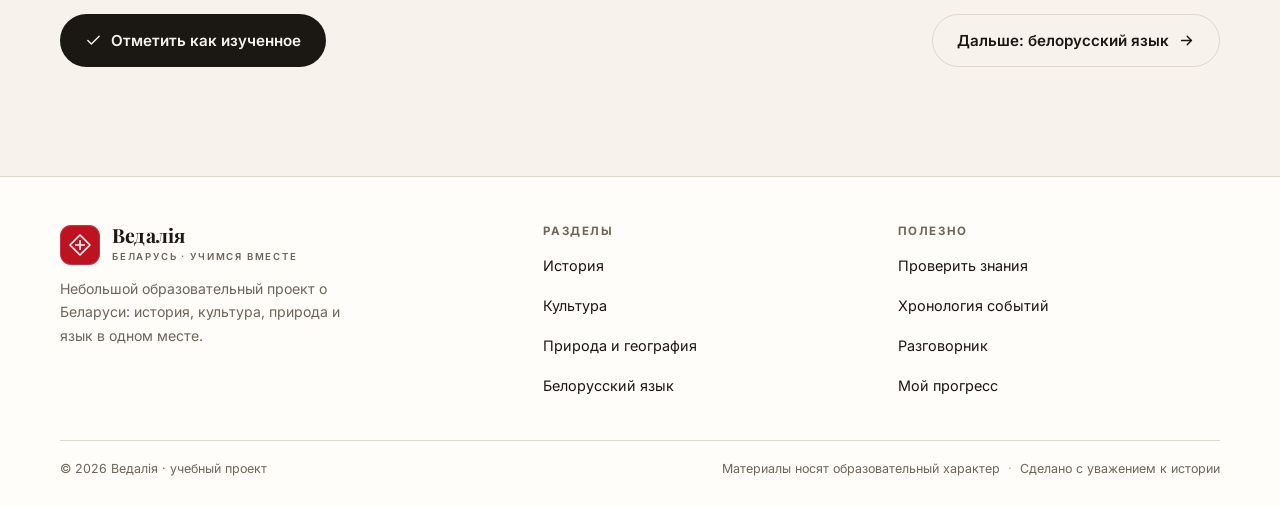
<file: nature.html>
<!DOCTYPE html>
<html lang="ru" data-theme="light">
<head>
  <meta charset="utf-8">
  <meta name="viewport" content="width=device-width, initial-scale=1">
  <title>Природа и география Беларуси — Ведалія</title>
  <meta name="description" content="Природа и география Беларуси: леса и болота, реки и озёра, шесть областей, национальные парки и Красная книга.">
  <link rel="icon" href="assets/img/favicon.svg" type="image/svg+xml">
  <link rel="preconnect" href="https://fonts.googleapis.com">
  <link rel="preconnect" href="https://fonts.gstatic.com" crossorigin>
  <link href="https://fonts.googleapis.com/css2?family=Inter:wght@400;500;600;700&family=Playfair+Display:wght@600;700&display=swap" rel="stylesheet">
  <link rel="stylesheet" href="assets/css/style.css">
  <script>
    try {
      var t = JSON.parse(localStorage.getItem("vedalia.theme"));
      if (!t) t = window.matchMedia("(prefers-color-scheme: dark)").matches ? "dark" : "light";
      document.documentElement.setAttribute("data-theme", t);
    } catch (e) {}
  </script>
</head>
<body>
  <a class="skip-link" href="#main">Перейти к содержимому</a>

  <header class="site-header">
    <div class="wrap header-inner">
      <a class="brand" href="index.html" aria-label="Ведалія — на главную">
        <span class="brand-mark" aria-hidden="true">
          <svg viewBox="0 0 24 24" fill="none" stroke="#fff" stroke-width="1.6" stroke-linejoin="round"><path d="M12 2 22 12 12 22 2 12Z"/><path d="M12 7v10M7 12h10"/></svg>
        </span>
        <span>
          <span class="brand-name">Ведалія</span>
          <span class="brand-sub">Беларусь · учимся вместе</span>
        </span>
      </a>
      <nav class="nav" data-nav aria-label="Основная навигация">
        <a href="index.html">Главная</a>
        <a href="history.html">История</a>
        <a href="culture.html">Культура</a>
        <a href="nature.html" class="active" aria-current="page">Природа</a>
        <a href="language.html">Язык</a>
        <a href="quiz.html">Тест</a>
      </nav>
      <div class="header-actions">
        <button class="icon-btn" data-theme-toggle type="button" aria-label="Переключить тему">
          <svg class="icon-moon" viewBox="0 0 24 24" fill="none" stroke="currentColor" stroke-width="1.8" stroke-linecap="round" stroke-linejoin="round" aria-hidden="true"><path d="M21 12.8A9 9 0 1 1 11.2 3a7 7 0 0 0 9.8 9.8Z"/></svg>
          <svg class="icon-sun" viewBox="0 0 24 24" fill="none" stroke="currentColor" stroke-width="1.8" stroke-linecap="round" aria-hidden="true"><circle cx="12" cy="12" r="4"/><path d="M12 2v2M12 20v2M4.9 4.9l1.4 1.4M17.7 17.7l1.4 1.4M2 12h2M20 12h2M4.9 19.1l1.4-1.4M17.7 6.3l1.4-1.4"/></svg>
        </button>
        <button class="icon-btn nav-toggle" data-nav-toggle type="button" aria-label="Открыть меню" aria-expanded="false">
          <svg viewBox="0 0 24 24" fill="none" stroke="currentColor" stroke-width="2" stroke-linecap="round" aria-hidden="true"><path d="M4 7h16M4 12h16M4 17h16"/></svg>
        </button>
      </div>
    </div>
  </header>

  <main id="main">
    <section class="page-head">
      <div class="wrap">
        <nav class="crumbs" aria-label="Хлебные крошки">
          <a href="index.html">Главная</a><span>/</span><span>Природа и география</span>
        </nav>
        <h1>Природа Беларуси: земля лесов, болот и озёр</h1>
        <p class="lead">Страна лежит в центре Европы, на Восточно-Европейской равнине. Здесь нет гор и морей, зато есть древние леса, тысячи озёр и одно из крупнейших болот Европы.</p>
        <div class="page-meta">
          <span class="pill pill-red">6 областей</span>
          <span class="pill">4 национальных парка</span>
          <span class="pill">более 20 000 рек</span>
        </div>
      </div>
    </section>

    <section class="section">
      <div class="wrap">
        <div class="grid cols-4">
          <div class="card reveal">
            <span class="card-tag">лес</span>
            <h3 style="font-size:1.9rem;margin-bottom:4px">≈ 40%</h3>
            <p>территории покрыто лесами. Преобладают сосна, ель, берёза, дуб и ольха.</p>
          </div>
          <div class="card reveal">
            <span class="card-tag">вода</span>
            <h3 style="font-size:1.9rem;margin-bottom:4px">20 000+</h3>
            <p>рек и ручьёв. Крупнейшие — Днепр, Западная Двина, Неман и Припять.</p>
          </div>
          <div class="card reveal">
            <span class="card-tag">озёра</span>
            <h3 style="font-size:1.9rem;margin-bottom:4px">≈ 11 000</h3>
            <p>озёр. Самое большое — Нарочь, самое глубокое — Долгое.</p>
          </div>
          <div class="card reveal">
            <span class="card-tag">рельеф</span>
            <h3 style="font-size:1.9rem;margin-bottom:4px">345 м</h3>
            <p>высота горы Дзержинской — высшей точки страны. Большая часть — равнины и низины.</p>
          </div>
        </div>

        <div class="note reveal" style="margin-top:18px">
          <strong>Почему это важно:</strong> Беларусь часто называют «лёгкими Европы»: её леса и болота влияют на климат и водный баланс всего региона. Болота накапливают углерод и служат домом для редких птиц.
        </div>
      </div>
    </section>

    <section class="section" style="padding-top:0">
      <div class="wrap">
        <div class="section-head reveal">
          <div>
            <p class="kicker">Административное деление</p>
            <h2>Шесть областей</h2>
            <p>Нажмите на область, чтобы увидеть её центр, размеры и главные достопримечательности.</p>
          </div>
        </div>

        <div class="region-grid reveal" role="group" aria-label="Области Беларуси">
          <button class="region" type="button" data-region="brest" aria-pressed="true">
            <b>Брестская</b><span>центр — Брест · 32,8 тыс. км²</span>
          </button>
          <button class="region" type="button" data-region="vitebsk" aria-pressed="false">
            <b>Витебская</b><span>центр — Витебск · 40,1 тыс. км²</span>
          </button>
          <button class="region" type="button" data-region="gomel" aria-pressed="false">
            <b>Гомельская</b><span>центр — Гомель · 40,4 тыс. км²</span>
          </button>
          <button class="region" type="button" data-region="grodno" aria-pressed="false">
            <b>Гродненская</b><span>центр — Гродно · 25,1 тыс. км²</span>
          </button>
          <button class="region" type="button" data-region="minsk" aria-pressed="false">
            <b>Минская</b><span>центр — Минск · 39,9 тыс. км²</span>
          </button>
          <button class="region" type="button" data-region="mogilev" aria-pressed="false">
            <b>Могилёвская</b><span>центр — Могилёв · 29,1 тыс. км²</span>
          </button>
        </div>

        <div class="region-detail reveal" data-region-panel="brest">
          <h3>Брестская область</h3>
          <p class="rd-sub">Запад страны · административный центр — Брест</p>
          <p>Здесь находится <strong>Беловежская пуща</strong> — древнейший лес Европы и дом крупнейшей популяции зубров. В Бресте стоит посетить героическую Брестскую крепость, а в Каменце — оборонительную башню XIII века.</p>
          <div class="page-meta">
            <span class="pill">Беловежская пуща</span>
            <span class="pill">Брестская крепость</span>
            <span class="pill">Каменецкая вежа</span>
            <span class="pill">Августовский канал</span>
          </div>
        </div>

        <div class="region-detail reveal" data-region-panel="vitebsk" hidden>
          <h3>Витебская область</h3>
          <p class="rd-sub">Север страны · административный центр — Витебск</p>
          <p>Край озёр и лесов. Главные жемчужины — <strong>Браславские озёра</strong> и древний Полоцк с Софийским собором. В Витебске ежегодно проходит фестиваль «Славянский базар». Здесь же расположен старейший заповедник страны — Березинский.</p>
          <div class="page-meta">
            <span class="pill">Браславские озёра</span>
            <span class="pill">Полоцк</span>
            <span class="pill">Березинский заповедник</span>
            <span class="pill">«Славянский базар»</span>
          </div>
        </div>

        <div class="region-detail reveal" data-region-panel="gomel" hidden>
          <h3>Гомельская область</h3>
          <p class="rd-sub">Юго-восток страны · административный центр — Гомель</p>
          <p>Сердце белорусского Полесья. Здесь раскинулся <strong>Припятский национальный парк</strong> с пойменными лесами и болотами, а в Гомеле сохранился дворцово-парковый ансамбль. Юг области сильнее всего пострадал от Чернобыльской катастрофы.</p>
          <div class="page-meta">
            <span class="pill">Припятский парк</span>
            <span class="pill">Полесье</span>
            <span class="pill">дворцово-парковый ансамбль</span>
          </div>
        </div>

        <div class="region-detail reveal" data-region-panel="grodno" hidden>
          <h3>Гродненская область</h3>
          <p class="rd-sub">Запад страны · административный центр — Гродно</p>
          <p>Регион с самой плотной концентрацией памятников: <strong>Мирский замок</strong>, Коложская церковь XII века, Августовский канал. Гродно — один из красивейших городов страны с хорошо сохранившейся исторической застройкой.</p>
          <div class="page-meta">
            <span class="pill">Мирский замок</span>
            <span class="pill">Коложская церковь</span>
            <span class="pill">Августовский канал</span>
            <span class="pill">Гродно</span>
          </div>
        </div>

        <div class="region-detail reveal" data-region-panel="minsk" hidden>
          <h3>Минская область</h3>
          <p class="rd-sub">Центр страны · административный центр — Минск</p>
          <p>Самый населённый регион. Здесь находятся <strong>Нарочанский национальный парк</strong> с курортной зоной и озером Нарочь, а также Несвижский замок — резиденция Радзивиллов и объект ЮНЕСКО. Минск — отдельный город республиканского подчинения.</p>
          <div class="page-meta">
            <span class="pill">Нарочь</span>
            <span class="pill">Нарочанский парк</span>
            <span class="pill">Несвижский замок</span>
            <span class="pill">Минск</span>
          </div>
        </div>

        <div class="region-detail reveal" data-region-panel="mogilev" hidden>
          <h3>Могилёвская область</h3>
          <p class="rd-sub">Восток страны · административный центр — Могилёв</p>
          <p>Край Днепра и широких полей. В Могилёве стоит увидеть собор Святого Станислава и городскую ратушу, а под Могилёвом — <strong>Буйничское поле</strong>, связанное с обороной города в 1941 году и с именем писателя Константина Симонова.</p>
          <div class="page-meta">
            <span class="pill">Могилёв</span>
            <span class="pill">Буйничское поле</span>
            <span class="pill">Днепр</span>
          </div>
        </div>
      </div>
    </section>

    <section class="section" style="padding-top:0">
      <div class="wrap">
        <div class="section-head reveal">
          <div>
            <p class="kicker">Охрана природы</p>
            <h2>Парки и заповедники</h2>
            <p>Четыре национальных парка и один биосферный заповедник сохраняют ландшафты и редкие виды.</p>
          </div>
        </div>

        <div class="grid cols-2">
          <article class="card park reveal">
            <span class="park-badge" aria-hidden="true">
              <svg viewBox="0 0 24 24" fill="none" stroke="currentColor" stroke-width="1.7" stroke-linecap="round" stroke-linejoin="round"><path d="M12 22V12M12 12C12 7 8 4 4 4c0 5 3 8 8 8ZM12 12c0-5 4-8 8-8 0 5-3 8-8 8Z"/></svg>
            </span>
            <h3>Беловежская пуща</h3>
            <p>Древнейший реликтовый лес Европы на границе с Польшей. Объект Всемирного наследия ЮНЕСКО. Главный символ — <strong>зубр</strong>, крупнейшее наземное животное Европы.</p>
            <div class="page-meta"><span class="pill">Брестская область</span><span class="pill">ЮНЕСКО</span></div>
          </article>

          <article class="card park reveal">
            <span class="park-badge" aria-hidden="true">
              <svg viewBox="0 0 24 24" fill="none" stroke="currentColor" stroke-width="1.7" stroke-linecap="round" stroke-linejoin="round"><path d="M3 18c2-4 5-6 9-6s7 2 9 6M7 9c1-2 3-3 5-3s4 1 5 3"/></svg>
            </span>
            <h3>Браславские озёра</h3>
            <p>Национальный парк на севере Витебщины. Сотни озёр ледникового происхождения, холмы, сосновые леса и отличные условия для походов и каякинга.</p>
            <div class="page-meta"><span class="pill">Витебская область</span><span class="pill">озёрный край</span></div>
          </article>

          <article class="card park reveal">
            <span class="park-badge" aria-hidden="true">
              <svg viewBox="0 0 24 24" fill="none" stroke="currentColor" stroke-width="1.7" stroke-linecap="round" stroke-linejoin="round"><circle cx="12" cy="12" r="4"/><path d="M12 2v2M12 20v2M4.9 4.9l1.4 1.4M17.7 17.7l1.4 1.4M2 12h2M20 12h2M4.9 19.1l1.4-1.4M17.7 6.3l1.4-1.4"/></svg>
            </span>
            <h3>Нарочанский</h3>
            <p>Парк вокруг самого большого озера страны — <strong>Нарочи</strong>. Здесь сочетаются курортная зона, леса и деревни с традиционной культурой.</p>
            <div class="page-meta"><span class="pill">Минская область</span><span class="pill">озеро Нарочь</span></div>
          </article>

          <article class="card park reveal">
            <span class="park-badge" aria-hidden="true">
              <svg viewBox="0 0 24 24" fill="none" stroke="currentColor" stroke-width="1.7" stroke-linecap="round" stroke-linejoin="round"><path d="M4 20c3-6 6-9 8-9s5 3 8 9M8 20c2-3 3-4 4-4s2 1 4 4"/></svg>
            </span>
            <h3>Припятский</h3>
            <p>Пойменные леса и болота Полесья. Место обитания редких птиц и зверей; часть парка — эталон нетронутой поймы Припяти.</p>
            <div class="page-meta"><span class="pill">Гомельская область</span><span class="pill">Полесье</span></div>
          </article>
        </div>

        <div class="fact-box reveal" style="margin-top:18px">
          <span class="fb-icon" aria-hidden="true">Б</span>
          <p><b>Березинский биосферный заповедник</b> основан в 1925 году и считается старейшим заповедником Беларуси. Он расположен в Витебской области и входит во всемирную сеть биосферных резерватов ЮНЕСКО.</p>
        </div>
      </div>
    </section>

    <section class="section" style="padding-top:0">
      <div class="wrap">
        <div class="grid cols-2">
          <div class="card reveal">
            <span class="card-tag">Реки</span>
            <h3>Водные артерии</h3>
            <ul class="check-list">
              <li><strong>Днепр</strong> — самая длинная река в пределах страны (около 700 км).</li>
              <li><strong>Западная Двина</strong> — несёт воды к Балтийскому морю.</li>
              <li><strong>Неман</strong> — главная река запада, связана с историей Гродно.</li>
              <li><strong>Припять</strong> — крупнейший приток Днепра, ось Полесья.</li>
              <li><strong>Березина и Сож</strong> — важные притоки и исторические рубежи.</li>
            </ul>
          </div>
          <div class="card reveal">
            <span class="card-tag">Озёра</span>
            <h3>Голубые глаза страны</h3>
            <ul class="check-list">
              <li><strong>Нарочь</strong> — крупнейшее озеро, площадь около 80 км².</li>
              <li><strong>Освейское</strong> — второе по площади, на севере страны.</li>
              <li><strong>Дрисвяты</strong> — одно из самых глубоких и живописных.</li>
              <li><strong>Лукомское</strong> — часть Браславской озёрной группы.</li>
              <li><strong>Долгое</strong> — самое глубокое озеро Беларуси.</li>
            </ul>
          </div>
        </div>

        <div class="card reveal" style="margin-top:18px">
          <span class="card-tag">Красная книга</span>
          <h3>Кого охраняют</h3>
          <p>В Красную книгу Беларуси занесены сотни видов растений и животных. Среди самых известных — <strong>зубр</strong>, <strong>рысь</strong>, <strong>бурый медведь</strong>, <strong>чёрный аист</strong> и <strong>большой подорлик</strong>. Главные угрозы — осушение болот, вырубка старых лесов и изменение климата.</p>
          <div class="page-meta" style="margin-top:16px">
            <span class="pill">зубр</span>
            <span class="pill">рысь</span>
            <span class="pill">чёрный аист</span>
            <span class="pill">охрана болот</span>
          </div>
        </div>

        <div class="reveal" style="display:flex;align-items:center;justify-content:space-between;gap:16px;flex-wrap:wrap;margin-top:34px;padding-top:26px;border-top:1px solid var(--line)">
          <button class="btn btn-dark" type="button" data-mark-track="nature" aria-pressed="false">Отметить как изученное</button>
          <a class="btn btn-ghost" href="language.html">Дальше: белорусский язык
            <svg viewBox="0 0 24 24" fill="none" stroke="currentColor" stroke-width="2" stroke-linecap="round" stroke-linejoin="round" aria-hidden="true"><path d="M5 12h14M13 6l6 6-6 6"/></svg>
          </a>
        </div>
      </div>
    </section>
  </main>

  <footer class="site-footer">
    <div class="wrap">
      <div class="footer-top">
        <div class="footer-brand">
          <a class="brand" href="index.html">
            <span class="brand-mark" aria-hidden="true">
              <svg viewBox="0 0 24 24" fill="none" stroke="#fff" stroke-width="1.6" stroke-linejoin="round"><path d="M12 2 22 12 12 22 2 12Z"/><path d="M12 7v10M7 12h10"/></svg>
            </span>
            <span>
              <span class="brand-name">Ведалія</span>
              <span class="brand-sub">Беларусь · учимся вместе</span>
            </span>
          </a>
          <p>Небольшой образовательный проект о Беларуси: история, культура, природа и язык в одном месте.</p>
        </div>
        <div class="footer-col">
          <h4>Разделы</h4>
          <ul>
            <li><a href="history.html">История</a></li>
            <li><a href="culture.html">Культура</a></li>
            <li><a href="nature.html">Природа и география</a></li>
            <li><a href="language.html">Белорусский язык</a></li>
          </ul>
        </div>
        <div class="footer-col">
          <h4>Полезно</h4>
          <ul>
            <li><a href="quiz.html">Проверить знания</a></li>
            <li><a href="history.html#timeline">Хронология событий</a></li>
            <li><a href="language.html#phrases">Разговорник</a></li>
            <li><a href="index.html#progress">Мой прогресс</a></li>
          </ul>
        </div>
      </div>
      <div class="footer-bottom">
        <span>© <span data-year>2026</span> Ведалія · учебный проект</span>
        <span>Материалы носят образовательный характер<span class="dot-sep">·</span>Сделано с уважением к истории</span>
      </div>
    </div>
  </footer>

  <script src="assets/js/app.js"></script>
</body>
</html>
</file>
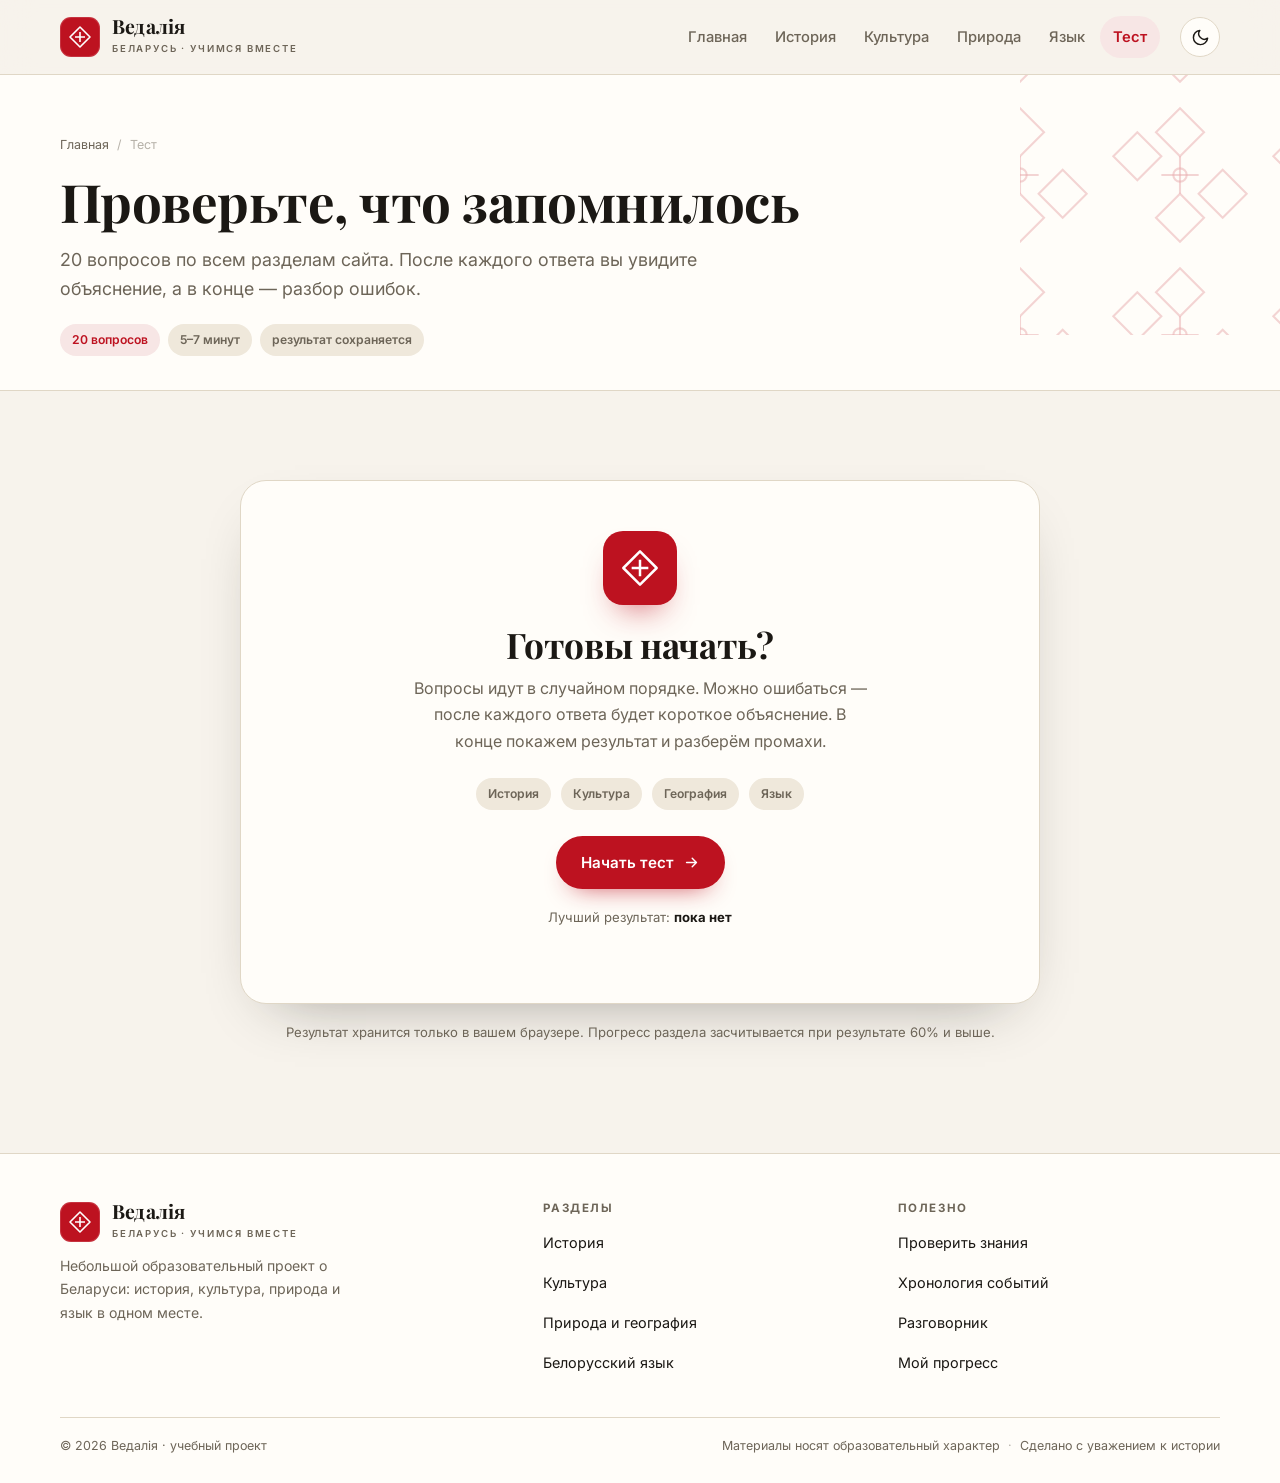
<file: quiz.html>
<!DOCTYPE html>
<html lang="ru" data-theme="light">
<head>
  <meta charset="utf-8">
  <meta name="viewport" content="width=device-width, initial-scale=1">
  <title>Тест о Беларуси — 20 вопросов с объяснениями | Ведалія</title>
  <meta name="description" content="Проверьте знания о Беларуси: 20 вопросов по истории, культуре, географии и языку. После каждого ответа — объяснение и разбор ошибок.">
  <link rel="icon" href="assets/img/favicon.svg" type="image/svg+xml">
  <link rel="preconnect" href="https://fonts.googleapis.com">
  <link rel="preconnect" href="https://fonts.gstatic.com" crossorigin>
  <link href="https://fonts.googleapis.com/css2?family=Inter:wght@400;500;600;700&family=Playfair+Display:wght@600;700&display=swap" rel="stylesheet">
  <link rel="stylesheet" href="assets/css/style.css">
  <script>
    try {
      var t = JSON.parse(localStorage.getItem("vedalia.theme"));
      if (!t) t = window.matchMedia("(prefers-color-scheme: dark)").matches ? "dark" : "light";
      document.documentElement.setAttribute("data-theme", t);
    } catch (e) {}
  </script>
</head>
<body>
  <a class="skip-link" href="#main">Перейти к содержимому</a>

  <header class="site-header">
    <div class="wrap header-inner">
      <a class="brand" href="index.html" aria-label="Ведалія — на главную">
        <span class="brand-mark" aria-hidden="true">
          <svg viewBox="0 0 24 24" fill="none" stroke="#fff" stroke-width="1.6" stroke-linejoin="round"><path d="M12 2 22 12 12 22 2 12Z"/><path d="M12 7v10M7 12h10"/></svg>
        </span>
        <span>
          <span class="brand-name">Ведалія</span>
          <span class="brand-sub">Беларусь · учимся вместе</span>
        </span>
      </a>
      <nav class="nav" data-nav aria-label="Основная навигация">
        <a href="index.html">Главная</a>
        <a href="history.html">История</a>
        <a href="culture.html">Культура</a>
        <a href="nature.html">Природа</a>
        <a href="language.html">Язык</a>
        <a href="quiz.html" class="active" aria-current="page">Тест</a>
      </nav>
      <div class="header-actions">
        <button class="icon-btn" data-theme-toggle type="button" aria-label="Переключить тему">
          <svg class="icon-moon" viewBox="0 0 24 24" fill="none" stroke="currentColor" stroke-width="1.8" stroke-linecap="round" stroke-linejoin="round" aria-hidden="true"><path d="M21 12.8A9 9 0 1 1 11.2 3a7 7 0 0 0 9.8 9.8Z"/></svg>
          <svg class="icon-sun" viewBox="0 0 24 24" fill="none" stroke="currentColor" stroke-width="1.8" stroke-linecap="round" aria-hidden="true"><circle cx="12" cy="12" r="4"/><path d="M12 2v2M12 20v2M4.9 4.9l1.4 1.4M17.7 17.7l1.4 1.4M2 12h2M20 12h2M4.9 19.1l1.4-1.4M17.7 6.3l1.4-1.4"/></svg>
        </button>
        <button class="icon-btn nav-toggle" data-nav-toggle type="button" aria-label="Открыть меню" aria-expanded="false">
          <svg viewBox="0 0 24 24" fill="none" stroke="currentColor" stroke-width="2" stroke-linecap="round" aria-hidden="true"><path d="M4 7h16M4 12h16M4 17h16"/></svg>
        </button>
      </div>
    </div>
  </header>

  <main id="main">
    <section class="page-head">
      <div class="wrap">
        <nav class="crumbs" aria-label="Хлебные крошки">
          <a href="index.html">Главная</a><span>/</span><span>Тест</span>
        </nav>
        <h1>Проверьте, что запомнилось</h1>
        <p class="lead">20 вопросов по всем разделам сайта. После каждого ответа вы увидите объяснение, а в конце — разбор ошибок.</p>
        <div class="page-meta">
          <span class="pill pill-red">20 вопросов</span>
          <span class="pill">5–7 минут</span>
          <span class="pill">результат сохраняется</span>
        </div>
      </div>
    </section>

    <section class="section">
      <div class="wrap">
        <div class="quiz-shell">
          <div class="quiz-card">
            <!-- Стартовый экран -->
            <div class="quiz-intro" id="quizIntro">
              <div class="big-ornament" aria-hidden="true">
                <svg viewBox="0 0 24 24" fill="none" stroke="#fff" stroke-width="1.5" stroke-linejoin="round">
                  <path d="M12 2 22 12 12 22 2 12Z"/>
                  <path d="M12 7v10M7 12h10"/>
                </svg>
              </div>
              <h2>Готовы начать?</h2>
              <p>Вопросы идут в случайном порядке. Можно ошибаться — после каждого ответа будет короткое объяснение. В конце покажем результат и разберём промахи.</p>
              <div class="meta-row">
                <span class="pill">История</span>
                <span class="pill">Культура</span>
                <span class="pill">География</span>
                <span class="pill">Язык</span>
              </div>
              <button class="btn" id="startQuiz" type="button">Начать тест
                <svg viewBox="0 0 24 24" fill="none" stroke="currentColor" stroke-width="2" stroke-linecap="round" stroke-linejoin="round" aria-hidden="true"><path d="M5 12h14M13 6l6 6-6 6"/></svg>
              </button>
              <p style="margin-top:18px;font-size:.82rem">Лучший результат: <b id="bestScore" style="color:var(--ink)">пока нет</b></p>
            </div>

            <!-- Прохождение -->
            <div id="quizPlay" hidden>
              <div class="quiz-top">
                <span class="q-cat" id="qCat">История</span>
                <span id="qCount">Вопрос 1 из 20</span>
              </div>
              <div class="bar"><i id="qBar"></i></div>
              <h2 class="q-text" id="qText"></h2>
              <div class="options" id="qOptions"></div>
              <div class="feedback" id="qFeedback" role="status" aria-live="polite"></div>
              <div class="quiz-actions">
                <button class="btn" id="qNext" type="button" hidden>Следующий вопрос</button>
              </div>
            </div>

            <!-- Результат -->
            <div class="result" id="quizResult" hidden>
              <div class="ring score-ring" id="resultRing" style="--p:0" aria-hidden="true">
                <b><span id="resultPercent">0</span><small>%</small></b>
              </div>
              <h2 id="resultTitle"></h2>
              <p class="result-sub" id="resultSub"></p>
              <div class="result-actions">
                <button class="btn" id="retryQuiz" type="button">Пройти ещё раз</button>
                <a class="btn btn-ghost" href="index.html">На главную</a>
              </div>
              <div class="review" id="review"></div>
            </div>
          </div>

          <p class="reveal" style="text-align:center;color:var(--muted);font-size:.82rem;margin-top:18px">
            Результат хранится только в вашем браузере. Прогресс раздела засчитывается при результате 60% и выше.
          </p>
        </div>
      </div>
    </section>
  </main>

  <footer class="site-footer">
    <div class="wrap">
      <div class="footer-top">
        <div class="footer-brand">
          <a class="brand" href="index.html">
            <span class="brand-mark" aria-hidden="true">
              <svg viewBox="0 0 24 24" fill="none" stroke="#fff" stroke-width="1.6" stroke-linejoin="round"><path d="M12 2 22 12 12 22 2 12Z"/><path d="M12 7v10M7 12h10"/></svg>
            </span>
            <span>
              <span class="brand-name">Ведалія</span>
              <span class="brand-sub">Беларусь · учимся вместе</span>
            </span>
          </a>
          <p>Небольшой образовательный проект о Беларуси: история, культура, природа и язык в одном месте.</p>
        </div>
        <div class="footer-col">
          <h4>Разделы</h4>
          <ul>
            <li><a href="history.html">История</a></li>
            <li><a href="culture.html">Культура</a></li>
            <li><a href="nature.html">Природа и география</a></li>
            <li><a href="language.html">Белорусский язык</a></li>
          </ul>
        </div>
        <div class="footer-col">
          <h4>Полезно</h4>
          <ul>
            <li><a href="quiz.html">Проверить знания</a></li>
            <li><a href="history.html#timeline">Хронология событий</a></li>
            <li><a href="language.html#phrases">Разговорник</a></li>
            <li><a href="index.html#progress">Мой прогресс</a></li>
          </ul>
        </div>
      </div>
      <div class="footer-bottom">
        <span>© <span data-year>2026</span> Ведалія · учебный проект</span>
        <span>Материалы носят образовательный характер<span class="dot-sep">·</span>Сделано с уважением к истории</span>
      </div>
    </div>
  </footer>

  <script src="assets/js/app.js"></script>
  <script src="assets/js/quiz.js"></script>
</body>
</html>
</file>
<file: assets/css/style.css>
/* ==========================================================================
   Ведалія — образовательный сайт о Беларуси
   Общие стили
   ========================================================================== */

*,
*::before,
*::after { box-sizing: border-box; }

:root {
  --bg: #f7f3ec;
  --surface: #fffdf9;
  --surface-2: #efe8db;
  --ink: #1b1814;
  --muted: #6d6558;
  --line: #e0d7c6;
  --red: #bd1220;
  --red-fill: #bd1220;
  --red-soft: #f7e6e5;
  --green: #2f6249;
  --green-fill: #2f6249;
  --green-soft: #e3eee7;
  --gold: #a97c2f;
  --shadow: 0 24px 60px -34px rgba(27, 24, 20, 0.45);
  --radius: 18px;
  --radius-lg: 26px;
  --header-h: 74px;
  --serif: "Playfair Display", "PT Serif", Georgia, "Times New Roman", serif;
  --sans: "Inter", "PT Sans", "Segoe UI", system-ui, -apple-system, sans-serif;
  color-scheme: light;
}

[data-theme="dark"] {
  --bg: #131210;
  --surface: #1b1916;
  --surface-2: #262219;
  --ink: #f4efe4;
  --muted: #a89f90;
  --line: #353026;
  --red: #ef6b62;
  --red-fill: #b3202a;
  --red-soft: #3a1f1e;
  --green: #83b99c;
  --green-fill: #2f6b52;
  --green-soft: #1e2f27;
  --gold: #d6ac63;
  --shadow: 0 24px 60px -34px rgba(0, 0, 0, 0.9);
  color-scheme: dark;
}

html { scroll-behavior: smooth; scroll-padding-top: calc(var(--header-h) + 20px); }

body {
  margin: 0;
  font-family: var(--sans);
  font-size: 16px;
  line-height: 1.65;
  color: var(--ink);
  background: var(--bg);
  -webkit-font-smoothing: antialiased;
  text-rendering: optimizeLegibility;
}

img, svg { display: block; max-width: 100%; }

a { color: var(--red); text-decoration-thickness: 1px; text-underline-offset: 3px; }
a:hover { text-decoration-color: currentColor; }

h1, h2, h3, h4 { font-family: var(--serif); font-weight: 700; line-height: 1.12; margin: 0 0 0.5em; letter-spacing: -0.01em; }

p { margin: 0 0 1em; }
p:last-child { margin-bottom: 0; }

ul, ol { margin: 0 0 1em; padding-left: 1.2em; }
li { margin-bottom: 0.35em; }

strong { font-weight: 600; }

::selection { background: var(--red-fill); color: #fff; }

:focus-visible { outline: 3px solid var(--red); outline-offset: 3px; border-radius: 4px; }

.wrap { width: min(1160px, calc(100% - 40px)); margin-inline: auto; }
.narrow { width: min(820px, calc(100% - 40px)); margin-inline: auto; }

.sr-only {
  position: absolute; width: 1px; height: 1px; padding: 0; margin: -1px;
  overflow: hidden; clip: rect(0 0 0 0); white-space: nowrap; border: 0;
}

.skip-link {
  position: fixed; top: 10px; left: 10px; z-index: 200;
  transform: translateY(-200%); background: var(--ink); color: var(--bg);
  padding: 10px 16px; border-radius: 10px; font-weight: 600; text-decoration: none;
}
.skip-link:focus { transform: none; }

/* --------------------------------------------------------------------------
   Шапка
   -------------------------------------------------------------------------- */

.site-header {
  position: sticky; top: 0; z-index: 100;
  background: color-mix(in srgb, var(--bg) 86%, transparent);
  backdrop-filter: blur(16px);
  -webkit-backdrop-filter: blur(16px);
  border-bottom: 1px solid var(--line);
}

.header-inner { display: flex; align-items: center; gap: 20px; height: var(--header-h); }

.brand { display: flex; align-items: center; gap: 12px; color: inherit; text-decoration: none; flex: none; }
.brand-mark {
  width: 40px; height: 40px; border-radius: 11px; flex: none;
  background: var(--red-fill); display: grid; place-items: center;
  box-shadow: inset 0 0 0 1px rgba(255, 255, 255, 0.14);
}
.brand-mark svg { width: 24px; height: 24px; }
.brand-name {
  font-family: var(--serif); font-weight: 700; font-size: 1.22rem;
  line-height: 1; letter-spacing: 0.01em; display: block;
}
.brand-sub {
  display: block; margin-top: 4px; font-size: 0.6rem; letter-spacing: 0.19em;
  text-transform: uppercase; color: var(--muted); font-weight: 600;
}

.nav { display: flex; align-items: center; gap: 2px; margin-left: auto; }
.nav a {
  display: block; padding: 9px 13px; border-radius: 999px;
  color: var(--muted); text-decoration: none; font-size: 0.92rem; font-weight: 500;
  transition: color 0.2s, background 0.2s;
  white-space: nowrap;
}
.nav a:hover { color: var(--ink); background: var(--surface-2); }
.nav a.active { color: var(--red); background: var(--red-soft); font-weight: 600; }

.header-actions { display: flex; align-items: center; gap: 8px; flex: none; }

.icon-btn {
  width: 40px; height: 40px; border-radius: 50%; border: 1px solid var(--line);
  background: var(--surface); color: var(--ink); display: grid; place-items: center;
  cursor: pointer; transition: border-color 0.2s, background 0.2s, transform 0.2s;
}
.icon-btn:hover { border-color: var(--red); color: var(--red); transform: translateY(-1px); }
.icon-btn svg { width: 19px; height: 19px; }
[data-theme="dark"] .icon-sun { display: block; }
[data-theme="dark"] .icon-moon { display: none; }
.icon-sun { display: none; }
.icon-moon { display: block; }

.nav-toggle { display: none; }

/* --------------------------------------------------------------------------
   Кнопки, бейджи, служебное
   -------------------------------------------------------------------------- */

.btn {
  display: inline-flex; align-items: center; justify-content: center; gap: 9px;
  padding: 13px 24px; border-radius: 999px; border: 1px solid transparent;
  background: var(--red-fill); color: #fff; font: inherit; font-weight: 600; font-size: 0.95rem;
  text-decoration: none; cursor: pointer; transition: transform 0.2s, box-shadow 0.2s, background 0.2s, border-color 0.2s, color 0.2s;
  box-shadow: 0 12px 26px -16px rgba(189, 18, 32, 0.9);
}
.btn:hover { transform: translateY(-2px); box-shadow: 0 18px 30px -16px rgba(189, 18, 32, 0.75); }
.btn:active { transform: translateY(0); }
.btn svg { width: 17px; height: 17px; }

.btn-ghost {
  background: transparent; color: var(--ink); border-color: var(--line); box-shadow: none;
}
.btn-ghost:hover { border-color: var(--ink); background: var(--surface); box-shadow: none; }

.btn-dark { background: var(--ink); color: var(--bg); box-shadow: none; }
.btn-dark:hover { background: var(--red-fill); color: #fff; box-shadow: none; }
.btn.is-done { background: var(--green-fill); color: #fff; box-shadow: none; }
.btn.is-done:hover { background: var(--green-fill); opacity: 0.9; box-shadow: none; }

.btn-sm { padding: 9px 16px; font-size: 0.85rem; }

.eyebrow {
  display: inline-flex; align-items: center; gap: 8px;
  font-size: 0.72rem; font-weight: 700; letter-spacing: 0.16em;
  text-transform: uppercase; color: var(--red); margin-bottom: 14px;
}
.eyebrow::before {
  content: ""; width: 18px; height: 8px; flex: none;
  background: var(--red);
  clip-path: polygon(50% 0, 100% 50%, 50% 100%, 0 50%);
}

.kicker { color: var(--red); font-weight: 700; letter-spacing: 0.14em; text-transform: uppercase; font-size: 0.72rem; margin-bottom: 10px; }

.lead { font-size: clamp(1rem, 1.4vw, 1.12rem); color: var(--muted); max-width: 60ch; }

.section { padding: clamp(54px, 7vw, 92px) 0; }
.section-tight { padding: clamp(34px, 4vw, 54px) 0; }
.section-head { display: flex; align-items: flex-end; justify-content: space-between; gap: 24px; flex-wrap: wrap; margin-bottom: 34px; }
.section-head h2 { font-size: clamp(1.8rem, 3.4vw, 2.7rem); margin-bottom: 0; }
.section-head p { max-width: 52ch; color: var(--muted); margin: 6px 0 0; }

.ornament-strip {
  height: 18px;
  background: url("../img/ornament-red.svg") center / 60px 60px repeat-x;
  opacity: 0.55;
}

/* --------------------------------------------------------------------------
   Главный экран
   -------------------------------------------------------------------------- */

.hero { padding: clamp(40px, 5vw, 76px) 0 clamp(34px, 4vw, 56px); position: relative; overflow: hidden; }
.hero-grid { display: grid; grid-template-columns: 1.08fr 0.92fr; gap: clamp(28px, 5vw, 66px); align-items: center; }
.hero h1 {
  font-size: clamp(2.5rem, 5.4vw, 4.5rem);
  line-height: 1.02; margin: 0 0 22px; letter-spacing: -0.025em;
}
.hero h1 em { font-style: normal; color: var(--red); }
.hero .lead { margin-bottom: 28px; }
.hero-actions { display: flex; flex-wrap: wrap; gap: 12px; margin-bottom: 26px; }
.hero-note { display: flex; align-items: center; gap: 10px; color: var(--muted); font-size: 0.86rem; }
.hero-note svg { width: 16px; height: 16px; flex: none; color: var(--green); }

.hero-card {
  position: relative; isolation: isolate; overflow: hidden;
  border-radius: var(--radius-lg); padding: 26px 26px 24px;
  min-height: 390px; display: flex; flex-direction: column; justify-content: space-between; gap: 20px;
  color: #fff;
  background:
    radial-gradient(120% 90% at 90% 0%, #d3262f 0%, transparent 55%),
    linear-gradient(150deg, #a90f1b 0%, #6c0a12 100%);
  box-shadow: 0 40px 70px -40px rgba(108, 10, 18, 0.85);
}
.hero-card::before {
  content: ""; position: absolute; inset: 0; z-index: -1;
  background: url("../img/ornament.svg") center / 120px 120px repeat;
  opacity: 0.65;
}
.hero-card-top { display: flex; align-items: center; justify-content: space-between; gap: 16px; }
.flag { display: block; width: 112px; height: auto; aspect-ratio: 2 / 1; border-radius: 4px; box-shadow: 0 6px 18px rgba(0, 0, 0, 0.35); outline: 1px solid rgba(255, 255, 255, 0.16); }
.hero-card-label { font-size: 0.64rem; letter-spacing: 0.22em; text-transform: uppercase; opacity: 0.75; font-weight: 600; text-align: right; }

.hero-card-body { display: flex; flex-direction: column; gap: 10px; }
.hero-card-kicker { font-size: 0.68rem; letter-spacing: 0.18em; text-transform: uppercase; opacity: 0.7; font-weight: 600; }
.fact-text {
  font-family: var(--serif); font-size: clamp(1.25rem, 2.1vw, 1.6rem); line-height: 1.3;
  min-height: 4.2em; transition: opacity 0.3s, transform 0.3s;
}
.fact-text.is-changing { opacity: 0; transform: translateY(6px); }
.hero-card-foot { display: flex; align-items: center; justify-content: space-between; gap: 16px; font-size: 0.78rem; opacity: 0.78; }
.fact-dots { display: flex; gap: 6px; }
.fact-dots i { width: 6px; height: 6px; border-radius: 50%; background: rgba(255, 255, 255, 0.35); transition: background 0.3s, width 0.3s; }
.fact-dots i.on { background: #fff; width: 18px; border-radius: 99px; }

/* --------------------------------------------------------------------------
   Полоса цифр
   -------------------------------------------------------------------------- */

.stat-strip {
  display: grid; grid-template-columns: repeat(4, 1fr);
  border-block: 1px solid var(--line); background: var(--surface);
}
.stat { padding: 24px 26px; border-right: 1px solid var(--line); }
.stat:last-child { border-right: 0; }
.stat b { display: block; font-family: var(--serif); font-size: clamp(1.55rem, 2.6vw, 2.1rem); line-height: 1.1; letter-spacing: -0.02em; }
.stat span { display: block; margin-top: 4px; font-size: 0.8rem; color: var(--muted); }

/* --------------------------------------------------------------------------
   Карточки разделов
   -------------------------------------------------------------------------- */

.track-grid { display: grid; grid-template-columns: repeat(3, 1fr); gap: 18px; }

.track-card {
  position: relative; display: flex; flex-direction: column; gap: 14px;
  padding: 26px 24px 22px; border: 1px solid var(--line); border-radius: var(--radius);
  background: var(--surface); color: inherit; text-decoration: none;
  transition: transform 0.25s, border-color 0.25s, box-shadow 0.25s, background 0.25s;
  overflow: hidden;
}
.track-card::after {
  content: ""; position: absolute; right: -30px; bottom: -30px; width: 130px; height: 130px;
  background: url("../img/ornament-red.svg") center / 110px 110px;
  opacity: 0; transition: opacity 0.3s; pointer-events: none;
}
.track-card:hover { transform: translateY(-4px); border-color: color-mix(in srgb, var(--red) 45%, var(--line)); box-shadow: var(--shadow); }
.track-card:hover::after { opacity: 0.5; }
.track-num {
  font-family: var(--serif); font-size: 0.9rem; font-weight: 700; color: var(--red);
  width: 38px; height: 38px; border-radius: 10px; background: var(--red-soft);
  display: grid; place-items: center;
}
.track-card h3 { font-size: 1.35rem; margin: 0; }
.track-card p { color: var(--muted); font-size: 0.92rem; margin: 0; }
.track-foot { display: flex; align-items: center; justify-content: space-between; margin-top: auto; padding-top: 10px; }
.track-tag { font-size: 0.72rem; letter-spacing: 0.08em; text-transform: uppercase; color: var(--muted); font-weight: 600; }
.track-arrow { width: 32px; height: 32px; border-radius: 50%; border: 1px solid var(--line); display: grid; place-items: center; transition: background 0.25s, color 0.25s, border-color 0.25s; }
.track-arrow svg { width: 15px; height: 15px; }
.track-card:hover .track-arrow { background: var(--red-fill); border-color: var(--red-fill); color: #fff; }
.track-card .done-badge { position: absolute; top: 22px; right: 22px; font-size: 0.68rem; font-weight: 700; letter-spacing: 0.08em; text-transform: uppercase; color: var(--green); background: var(--green-soft); padding: 4px 10px; border-radius: 999px; }

/* --------------------------------------------------------------------------
   Прогресс
   -------------------------------------------------------------------------- */

.progress-panel {
  display: grid; grid-template-columns: 0.85fr 1.15fr; gap: clamp(24px, 4vw, 44px);
  align-items: center; padding: clamp(26px, 4vw, 42px);
  background: var(--surface); border: 1px solid var(--line); border-radius: var(--radius-lg);
}
.progress-visual { display: flex; align-items: center; gap: 24px; }
.ring {
  --p: 0;
  width: 132px; aspect-ratio: 1; flex: none; border-radius: 50%;
  background: conic-gradient(var(--red) calc(var(--p) * 1%), var(--surface-2) 0);
  display: grid; place-items: center; position: relative;
  transition: background 0.4s;
}
.ring::after { content: ""; position: absolute; inset: 12px; border-radius: 50%; background: var(--surface); }
.ring b { position: relative; z-index: 1; font-family: var(--serif); font-size: 1.7rem; line-height: 1; }
.ring b small { font-size: 0.8rem; }
.progress-copy h3 { font-size: 1.5rem; margin-bottom: 6px; }
.progress-copy p { color: var(--muted); font-size: 0.92rem; margin: 0; }

.progress-list { display: grid; gap: 8px; }
.progress-row {
  display: flex; align-items: center; gap: 12px; padding: 11px 14px;
  border-radius: 12px; border: 1px solid var(--line); background: var(--bg);
  font-size: 0.92rem;
}
.progress-row .dot { width: 20px; height: 20px; border-radius: 50%; border: 2px solid var(--line); display: grid; place-items: center; flex: none; color: transparent; transition: 0.2s; }
.progress-row .dot svg { width: 11px; height: 11px; }
.progress-row.is-done .dot { background: var(--green-fill); border-color: var(--green-fill); color: #fff; }
.progress-row .name { flex: 1; }
.progress-row .state { font-size: 0.75rem; color: var(--muted); letter-spacing: 0.04em; }
.progress-row.is-done .state { color: var(--green); font-weight: 600; }
.progress-reset { margin-top: 4px; align-self: flex-start; background: none; border: 0; color: var(--muted); font: inherit; font-size: 0.8rem; cursor: pointer; text-decoration: underline; text-underline-offset: 3px; padding: 4px 0; }
.progress-reset:hover { color: var(--red); }

/* --------------------------------------------------------------------------
   Общие карточки и сетки
   -------------------------------------------------------------------------- */

.grid { display: grid; gap: 18px; }
.cols-2 { grid-template-columns: repeat(2, 1fr); }
.cols-3 { grid-template-columns: repeat(3, 1fr); }
.cols-4 { grid-template-columns: repeat(4, 1fr); }

.card {
  background: var(--surface); border: 1px solid var(--line); border-radius: var(--radius);
  padding: 24px; transition: border-color 0.25s, transform 0.25s, box-shadow 0.25s;
}
.card:hover { border-color: color-mix(in srgb, var(--ink) 22%, var(--line)); }
.card h3 { font-size: 1.22rem; margin-bottom: 8px; }
.card p { color: var(--muted); font-size: 0.93rem; }
.card .card-tag { font-size: 0.68rem; font-weight: 700; letter-spacing: 0.14em; text-transform: uppercase; color: var(--red); margin-bottom: 8px; display: block; }

.card-flat { background: transparent; }
.card-flat:hover { border-color: var(--line); }

.note {
  border-left: 3px solid var(--gold); background: var(--surface-2);
  padding: 16px 20px; border-radius: 0 12px 12px 0; font-size: 0.92rem; color: var(--muted);
}
.note strong { color: var(--ink); }

.fact-box {
  border: 1px solid var(--line); border-radius: var(--radius); padding: 22px 24px;
  background: var(--surface); display: flex; gap: 16px; align-items: flex-start;
}
.fact-box .fb-icon {
  width: 42px; height: 42px; flex: none; border-radius: 12px; background: var(--red-soft);
  color: var(--red); display: grid; place-items: center; font-family: var(--serif); font-weight: 700;
}
.fact-box p { font-size: 0.92rem; color: var(--muted); margin: 0; }
.fact-box b { color: var(--ink); }

/* --------------------------------------------------------------------------
   Хлебные крошки и заголовок страницы
   -------------------------------------------------------------------------- */

.page-head { padding: clamp(34px, 5vw, 60px) 0 clamp(20px, 3vw, 34px); border-bottom: 1px solid var(--line); background: var(--surface); position: relative; overflow: hidden; }
.page-head::after {
  content: ""; position: absolute; right: -60px; top: -60px; width: 320px; height: 320px;
  background: url("../img/ornament-red.svg") center / 160px 160px; opacity: 0.35; pointer-events: none;
}
.page-head > .wrap { position: relative; z-index: 1; }
.page-head h1 { font-size: clamp(2rem, 4.2vw, 3.3rem); margin-bottom: 14px; max-width: 24ch; }
.page-head .lead { margin: 0; }
.crumbs { display: flex; align-items: center; gap: 8px; font-size: 0.78rem; color: var(--muted); margin-bottom: 16px; }
.crumbs a { color: var(--muted); text-decoration: none; }
.crumbs a:hover { color: var(--red); }
.crumbs span { opacity: 0.5; }

.page-meta { display: flex; flex-wrap: wrap; gap: 8px; margin-top: 20px; }
.pill {
  display: inline-flex; align-items: center; gap: 6px;
  font-size: 0.76rem; font-weight: 600; padding: 6px 12px; border-radius: 999px;
  background: var(--surface-2); color: var(--muted);
}
.pill-red { background: var(--red-soft); color: var(--red); }

/* --------------------------------------------------------------------------
   Таймлайн
   -------------------------------------------------------------------------- */

.chips { display: flex; flex-wrap: wrap; gap: 8px; margin-bottom: 28px; }
.chip {
  border: 1px solid var(--line); background: var(--surface); color: var(--muted);
  border-radius: 999px; padding: 8px 16px; font: inherit; font-size: 0.83rem; font-weight: 500;
  cursor: pointer; transition: 0.2s;
}
.chip:hover { border-color: var(--ink); color: var(--ink); }
.chip.active { background: var(--ink); border-color: var(--ink); color: var(--bg); }

.timeline { position: relative; }
.timeline::before {
  content: ""; position: absolute; left: 8px; top: 10px; bottom: 10px; width: 2px;
  background: linear-gradient(var(--line), var(--red) 15%, var(--red) 85%, var(--line));
  opacity: 0.45;
}

.event {
  position: relative; margin-left: 34px; margin-bottom: 12px;
  border: 1px solid var(--line); border-radius: 16px; background: var(--surface);
  transition: border-color 0.25s, box-shadow 0.25s;
}
.event::before {
  content: ""; position: absolute; left: -33px; top: 24px; width: 14px; height: 14px;
  border-radius: 50%; background: var(--surface); border: 3px solid var(--red);
  transition: background 0.25s, transform 0.25s;
}
.event[open] { border-color: color-mix(in srgb, var(--red) 35%, var(--line)); box-shadow: var(--shadow); }
.event[open]::before { background: var(--red); transform: scale(1.15); }
.event summary {
  display: flex; align-items: baseline; gap: 16px; cursor: pointer;
  padding: 18px 22px; list-style: none;
}
.event summary::-webkit-details-marker { display: none; }
.event summary:focus-visible { outline-offset: -3px; border-radius: 16px; }
.event-year { font-family: var(--serif); font-weight: 700; color: var(--red); font-size: 1.02rem; flex: none; min-width: 104px; }
.event-title { font-weight: 600; flex: 1; }
.event-plus { width: 24px; height: 24px; flex: none; position: relative; align-self: center; }
.event-plus::before, .event-plus::after {
  content: ""; position: absolute; background: var(--muted); border-radius: 2px;
  transition: transform 0.25s, background 0.25s;
}
.event-plus::before { inset: 11px 3px; height: 2px; }
.event-plus::after { inset: 3px 11px; width: 2px; }
.event[open] .event-plus::after { transform: scaleY(0); }
.event[open] .event-plus::before { background: var(--red); }
.event-body { padding: 0 24px 22px 142px; color: var(--muted); font-size: 0.94rem; }
.event-body p { margin-bottom: 0.7em; }
.event-body .event-tags { display: flex; gap: 6px; flex-wrap: wrap; margin-top: 12px; }
.event-body .event-tags span { font-size: 0.7rem; background: var(--surface-2); color: var(--muted); border-radius: 6px; padding: 3px 8px; }

/* --------------------------------------------------------------------------
   Вкладки
   -------------------------------------------------------------------------- */

.tabs { display: flex; gap: 6px; flex-wrap: wrap; border-bottom: 1px solid var(--line); padding-bottom: 14px; margin-bottom: 30px; }
.tab {
  border: 1px solid transparent; background: transparent; color: var(--muted);
  padding: 9px 16px; border-radius: 999px; font: inherit; font-size: 0.9rem; font-weight: 500;
  cursor: pointer; transition: 0.2s;
}
.tab:hover { color: var(--ink); background: var(--surface-2); }
.tab[aria-selected="true"] { background: var(--red-fill); color: #fff; font-weight: 600; }
.tab-panel[hidden] { display: none; }
.tab-panel { animation: fadeUp 0.35s ease both; }

/* --------------------------------------------------------------------------
   Факты / списки
   -------------------------------------------------------------------------- */

.check-list { list-style: none; padding: 0; margin: 0; display: grid; gap: 10px; }
.check-list li { position: relative; padding-left: 30px; color: var(--muted); font-size: 0.94rem; margin: 0; }
.check-list li::before {
  content: ""; position: absolute; left: 0; top: 0.42em; width: 16px; height: 9px;
  border-left: 2px solid var(--green); border-bottom: 2px solid var(--green);
  transform: rotate(-45deg);
}
.check-list strong { color: var(--ink); }

.number-list { counter-reset: nl; list-style: none; padding: 0; margin: 0; display: grid; gap: 16px; }
.number-list li { counter-increment: nl; position: relative; padding-left: 48px; margin: 0; }
.number-list li::before {
  content: counter(nl); position: absolute; left: 0; top: 0;
  width: 32px; height: 32px; border-radius: 9px; background: var(--surface-2);
  color: var(--red); font-family: var(--serif); font-weight: 700;
  display: grid; place-items: center; font-size: 0.9rem;
}
.number-list b { display: block; font-size: 1rem; }
.number-list span { color: var(--muted); font-size: 0.9rem; }

/* --------------------------------------------------------------------------
   Страница культуры
   -------------------------------------------------------------------------- */

.culture-hero-grid { display: grid; grid-template-columns: 1fr 1fr; gap: 18px; }
.quote {
  padding: clamp(26px, 4vw, 40px); border-radius: var(--radius-lg); position: relative; overflow: hidden;
  background: var(--ink); color: var(--bg); display: flex; flex-direction: column; justify-content: space-between; gap: 20px;
}
.quote::before {
  content: ""; position: absolute; inset: 0;
  background: url("../img/ornament.svg") center / 120px 120px repeat; opacity: 0.12;
}
.quote blockquote { position: relative; margin: 0; font-family: var(--serif); font-size: clamp(1.2rem, 2vw, 1.55rem); line-height: 1.4; }
.quote cite { position: relative; font-style: normal; font-size: 0.82rem; opacity: 0.7; letter-spacing: 0.04em; }

.media-card { border: 1px solid var(--line); border-radius: var(--radius); overflow: hidden; background: var(--surface); display: flex; flex-direction: column; }
.media-card .mc-top { height: 110px; display: flex; align-items: center; justify-content: center; font-size: 2rem; position: relative; overflow: hidden; color: #fff; }
.media-card .mc-top::before { content: ""; position: absolute; inset: 0; background: url("../img/ornament.svg") center / 80px 80px repeat; opacity: 0.35; }
.mc-top.red { background: linear-gradient(140deg, #c01a27, #7d0c15); }
.mc-top.green { background: linear-gradient(140deg, #3a7a5d, #1f4735); }
.mc-top.gold { background: linear-gradient(140deg, #b98c3c, #7d5a1d); }
.media-card .mc-body { padding: 20px 22px 22px; }
.media-card h3 { font-size: 1.15rem; margin-bottom: 6px; }
.media-card p { font-size: 0.9rem; color: var(--muted); margin: 0; }

/* --------------------------------------------------------------------------
   Язык
   -------------------------------------------------------------------------- */

.alpha-grid { display: grid; grid-template-columns: repeat(auto-fill, minmax(86px, 1fr)); gap: 8px; }
.alpha-cell {
  border: 1px solid var(--line); background: var(--surface); border-radius: 12px;
  padding: 12px 6px; text-align: center; transition: 0.2s;
}
.alpha-cell:hover { border-color: var(--red); transform: translateY(-2px); }
.alpha-cell b { display: block; font-family: var(--serif); font-size: 1.5rem; line-height: 1.1; color: var(--red); }
.alpha-cell span { display: block; font-size: 0.64rem; color: var(--muted); margin-top: 4px; overflow-wrap: break-word; }

.flip-grid { display: grid; grid-template-columns: repeat(3, 1fr); gap: 12px; }
.flip { perspective: 1000px; height: 148px; width: 100%; display: block; cursor: pointer; border: 0; background: none; padding: 0; font: inherit; color: inherit; }
.flip-inner { display: block; position: relative; width: 100%; height: 100%; transform-style: preserve-3d; transition: transform 0.55s cubic-bezier(0.4, 0.2, 0.2, 1); }
.flip.is-flipped .flip-inner { transform: rotateY(180deg); }
.flip-face {
  position: absolute; inset: 0; border-radius: 16px; backface-visibility: hidden; -webkit-backface-visibility: hidden;
  display: flex; flex-direction: column; align-items: center; justify-content: center; gap: 6px;
  padding: 16px; text-align: center; border: 1px solid var(--line);
}
.flip-front { background: var(--surface); }
.flip-front b { font-family: var(--serif); font-size: 1.3rem; }
.flip-front span { font-size: 0.72rem; color: var(--muted); letter-spacing: 0.06em; text-transform: uppercase; }
.flip-back { transform: rotateY(180deg); background: var(--green-fill); color: #fff; border-color: var(--green-fill); }
.flip-back b { font-size: 1.05rem; font-weight: 600; }
.flip-back span { font-size: 0.75rem; opacity: 0.8; }

.phrase-list { display: grid; gap: 8px; }
.phrase {
  display: grid; grid-template-columns: 1fr auto auto; gap: 2px 18px; align-items: center;
  padding: 14px 18px; border-radius: 12px; border: 1px solid var(--line); background: var(--surface);
}
.phrase b { font-weight: 600; }
.phrase .translit { font-size: 0.8rem; color: var(--muted); font-style: italic; }
.phrase .ru { color: var(--muted); font-size: 0.9rem; text-align: right; grid-column: 2; grid-row: 1 / span 2; }
.phrase .speak { grid-column: 3; grid-row: 1 / span 2; border: 1px solid var(--line); background: var(--bg); border-radius: 8px; width: 30px; height: 30px; display: grid; place-items: center; cursor: pointer; color: var(--muted); }
.phrase .speak:hover { color: var(--red); border-color: var(--red); }

/* --------------------------------------------------------------------------
   География
   -------------------------------------------------------------------------- */

.region-grid { display: grid; grid-template-columns: repeat(3, 1fr); gap: 14px; }
.region {
  text-align: left; border: 1px solid var(--line); background: var(--surface); border-radius: 16px;
  padding: 18px 20px; font: inherit; color: inherit; cursor: pointer; transition: 0.2s;
}
.region:hover { border-color: var(--red); }
.region[aria-pressed="true"] { border-color: var(--red); background: var(--red-soft); }
.region b { display: block; font-family: var(--serif); font-size: 1.05rem; }
.region span { font-size: 0.78rem; color: var(--muted); }
.region-detail { margin-top: 22px; padding: clamp(22px, 3vw, 32px); border: 1px solid var(--line); border-radius: var(--radius-lg); background: var(--surface); }
.region-detail h3 { font-size: 1.5rem; margin-bottom: 4px; }
.region-detail .rd-sub { color: var(--red); font-size: 0.82rem; font-weight: 600; margin-bottom: 14px; }
.region-detail[hidden] { display: none; }

.park { display: flex; flex-direction: column; gap: 10px; }
.park .park-badge { width: 46px; height: 46px; border-radius: 12px; background: var(--green-soft); color: var(--green); display: grid; place-items: center; }
.park .park-badge svg { width: 24px; height: 24px; }

/* --------------------------------------------------------------------------
   Тест
   -------------------------------------------------------------------------- */

.quiz-shell { max-width: 800px; margin-inline: auto; }
.quiz-card { background: var(--surface); border: 1px solid var(--line); border-radius: var(--radius-lg); padding: clamp(24px, 4vw, 40px); box-shadow: var(--shadow); }
.quiz-top { display: flex; align-items: center; justify-content: space-between; gap: 16px; margin-bottom: 12px; font-size: 0.8rem; color: var(--muted); }
.quiz-top .q-cat { color: var(--red); font-weight: 700; letter-spacing: 0.1em; text-transform: uppercase; font-size: 0.7rem; }
.bar { height: 7px; border-radius: 999px; background: var(--surface-2); overflow: hidden; margin-bottom: 26px; }
.bar i { display: block; height: 100%; width: 0; background: var(--red); border-radius: 999px; transition: width 0.4s ease; }
.q-text { font-size: clamp(1.25rem, 2.4vw, 1.65rem); margin: 0 0 22px; }
.options { display: grid; gap: 10px; }
.option {
  display: flex; align-items: center; gap: 14px; width: 100%; text-align: left;
  padding: 15px 18px; border-radius: 14px; border: 1px solid var(--line);
  background: var(--bg); color: var(--ink); font: inherit; font-size: 0.95rem; cursor: pointer;
  transition: border-color 0.2s, transform 0.2s, background 0.2s;
}
.option:hover:not(:disabled) { border-color: var(--red); transform: translateX(3px); }
.option:disabled { cursor: default; }
.option .key {
  width: 28px; height: 28px; flex: none; border-radius: 8px; background: var(--surface-2);
  display: grid; place-items: center; font-size: 0.78rem; font-weight: 700; color: var(--muted);
  transition: 0.2s;
}
.option.correct { border-color: var(--green); background: var(--green-soft); }
.option.correct .key { background: var(--green-fill); color: #fff; }
.option.wrong { border-color: var(--red); background: var(--red-soft); }
.option.wrong .key { background: var(--red-fill); color: #fff; }
.option.dim { opacity: 0.55; }

.feedback { margin-top: 18px; padding: 16px 18px; border-radius: 14px; background: var(--surface-2); font-size: 0.92rem; display: none; }
.feedback.show { display: block; animation: fadeUp 0.3s ease both; }
.feedback b { display: block; margin-bottom: 4px; font-family: var(--serif); font-size: 1.02rem; }
.feedback.ok b { color: var(--green); }
.feedback.no b { color: var(--red); }
.quiz-actions { display: flex; justify-content: flex-end; margin-top: 22px; }

.quiz-intro { text-align: center; padding: 10px 0; }
.quiz-intro .big-ornament {
  width: 74px; height: 74px; margin: 0 auto 20px; border-radius: 20px;
  background: var(--red-fill); display: grid; place-items: center; box-shadow: 0 18px 34px -18px rgba(189, 18, 32, 0.8);
}
.quiz-intro .big-ornament svg { width: 40px; height: 40px; }
.quiz-intro h2 { font-size: clamp(1.6rem, 3vw, 2.2rem); margin-bottom: 10px; }
.quiz-intro p { color: var(--muted); max-width: 46ch; margin: 0 auto 24px; }
.quiz-intro .meta-row { display: flex; justify-content: center; gap: 10px; flex-wrap: wrap; margin-bottom: 26px; }

.result { text-align: center; }
.result .score-ring { margin: 0 auto 22px; }
.result h2 { font-size: clamp(1.6rem, 3vw, 2.1rem); margin-bottom: 8px; }
.result .result-sub { color: var(--muted); margin-bottom: 24px; }
.result .result-actions { display: flex; gap: 10px; justify-content: center; flex-wrap: wrap; }
.review { text-align: left; margin-top: 30px; border-top: 1px solid var(--line); padding-top: 22px; }
.review h3 { font-size: 1.1rem; margin-bottom: 12px; }
.review ul { list-style: none; padding: 0; display: grid; gap: 8px; }
.review li { font-size: 0.88rem; color: var(--muted); padding: 10px 14px; border-radius: 10px; background: var(--bg); border: 1px solid var(--line); margin: 0; }
.review li b { color: var(--ink); display: block; font-weight: 600; }

/* --------------------------------------------------------------------------
   Футер
   -------------------------------------------------------------------------- */

.site-footer { border-top: 1px solid var(--line); background: var(--surface); margin-top: 20px; }
.footer-top { display: grid; grid-template-columns: 1.4fr 1fr 1fr; gap: 32px; padding: 48px 0 36px; }
.footer-brand p { color: var(--muted); font-size: 0.88rem; max-width: 34ch; margin-top: 12px; }
.footer-col h4 { font-family: var(--sans); font-size: 0.72rem; letter-spacing: 0.14em; text-transform: uppercase; color: var(--muted); margin-bottom: 14px; }
.footer-col ul { list-style: none; padding: 0; margin: 0; display: grid; gap: 8px; }
.footer-col a { color: var(--ink); text-decoration: none; font-size: 0.9rem; }
.footer-col a:hover { color: var(--red); }
.footer-bottom {
  display: flex; align-items: center; justify-content: space-between; gap: 16px; flex-wrap: wrap;
  padding: 18px 0 26px; border-top: 1px solid var(--line); color: var(--muted); font-size: 0.78rem;
}
.footer-bottom .dot-sep { margin: 0 8px; opacity: 0.5; }

/* --------------------------------------------------------------------------
   Анимации
   -------------------------------------------------------------------------- */

.reveal { opacity: 0; transform: translateY(18px); transition: opacity 0.6s ease, transform 0.6s ease; }
.reveal.in { opacity: 1; transform: none; }

@keyframes fadeUp {
  from { opacity: 0; transform: translateY(10px); }
  to { opacity: 1; transform: none; }
}

/* --------------------------------------------------------------------------
   Адаптивность
   -------------------------------------------------------------------------- */

@media (max-width: 1000px) {
  .nav { gap: 0; }
  .nav a { padding: 8px 10px; font-size: 0.86rem; }
  .track-grid { grid-template-columns: repeat(2, 1fr); }
  .cols-4 { grid-template-columns: repeat(2, 1fr); }
  .footer-top { grid-template-columns: 1fr 1fr; }
}

@media (max-width: 880px) {
  .hero-grid { grid-template-columns: 1fr; }
  .hero-card { min-height: 330px; }
  .progress-panel { grid-template-columns: 1fr; }
  .culture-hero-grid { grid-template-columns: 1fr; }
  .region-grid { grid-template-columns: repeat(2, 1fr); }
  .flip-grid { grid-template-columns: repeat(2, 1fr); }
  .stat-strip { grid-template-columns: repeat(2, 1fr); }
  .stat:nth-child(2) { border-right: 0; }
  .stat:nth-child(-n + 2) { border-bottom: 1px solid var(--line); }
  .event-body { padding-left: 24px; }

  .nav-toggle { display: grid; }
  .nav {
    position: fixed; inset: var(--header-h) 0 auto 0;
    flex-direction: column; align-items: stretch; gap: 4px;
    background: var(--bg); border-bottom: 1px solid var(--line);
    padding: 14px 20px 22px; margin: 0;
    box-shadow: 0 24px 40px -30px rgba(0, 0, 0, 0.6);
    transform: translateY(-8px); opacity: 0; pointer-events: none; visibility: hidden;
    transition: transform 0.25s ease, opacity 0.25s ease;
    max-height: calc(100vh - var(--header-h)); overflow-y: auto;
  }
  .nav.open { transform: none; opacity: 1; pointer-events: auto; visibility: visible; }
  .nav a { padding: 12px 14px; font-size: 0.98rem; border-radius: 10px; }
}

@media (max-width: 640px) {
  .wrap, .narrow { width: calc(100% - 32px); }
  .hero h1 { font-size: clamp(2.2rem, 10vw, 3rem); }
  .track-grid, .cols-2, .cols-3, .cols-4, .region-grid, .flip-grid { grid-template-columns: 1fr; }
  .flip { height: 132px; }
  .section-head { margin-bottom: 24px; }
  .event summary { flex-wrap: wrap; gap: 6px 12px; padding: 16px 18px; }
  .event-year { min-width: 0; font-size: 0.92rem; }
  .event-title { flex-basis: calc(100% - 60px); }
  .event-body { padding: 0 18px 18px; font-size: 0.9rem; }
  .event::before { left: -31px; top: 20px; }
  .progress-visual { flex-direction: column; align-items: flex-start; gap: 16px; }
  .footer-top { grid-template-columns: 1fr; gap: 26px; padding-top: 34px; }
  .brand-sub { display: none; }
  .brand-name { font-size: 1.1rem; }
  .hero-card { padding: 22px; }
  .flag { width: 78px; }
  .fact-text { min-height: 5em; }
  .phrase { grid-template-columns: 1fr auto; }
  .phrase .ru { text-align: left; grid-column: 1; grid-row: auto; }
  .phrase .speak { grid-column: 2; grid-row: 1 / span 3; }
}

/* --------------------------------------------------------------------------
   Дополнительные блоки
   -------------------------------------------------------------------------- */

.fact-list { display: grid; grid-template-columns: 1fr 1fr; gap: 0 32px; margin: 0; }
.fact-list > div {
  display: flex; align-items: baseline; justify-content: space-between; gap: 16px;
  padding: 13px 0; border-bottom: 1px solid var(--line);
}
.fact-list dt { color: var(--muted); font-size: 0.86rem; }
.fact-list dd { margin: 0; font-weight: 600; font-size: 0.9rem; text-align: right; }

.cta-band {
  position: relative; isolation: isolate; overflow: hidden;
  border-radius: var(--radius-lg); padding: clamp(28px, 5vw, 52px);
  background: linear-gradient(130deg, #8f0d17 0%, #bd1220 60%, #d3262f 100%);
  color: #fff; display: flex; align-items: center; justify-content: space-between;
  gap: 24px; flex-wrap: wrap;
  box-shadow: 0 40px 70px -46px rgba(143, 13, 23, 0.9);
}
.cta-band::before {
  content: ""; position: absolute; inset: 0; z-index: -1;
  background: url("../img/ornament.svg") center / 110px 110px repeat; opacity: 0.4;
}
.cta-band h2 { color: #fff; font-size: clamp(1.6rem, 3vw, 2.3rem); margin-bottom: 8px; }
.cta-band p { opacity: 0.84; margin: 0; max-width: 48ch; }
.cta-band .btn { background: #fff; color: #8f0d17; box-shadow: none; flex: none; }
.cta-band .btn:hover { background: var(--ink); color: #fff; box-shadow: none; }

.hero-card .btn-light {
  background: #fff; color: #8f0d17; box-shadow: none; align-self: flex-start;
}
.hero-card .btn-light:hover { background: rgba(255, 255, 255, 0.88); box-shadow: none; }

.quote .quote-mark { font-family: var(--serif); font-size: 3.4rem; line-height: 0.6; opacity: 0.45; }

.steps { display: grid; grid-template-columns: repeat(3, 1fr); gap: 18px; counter-reset: step; }
.step { position: relative; padding: 26px 22px 22px; border: 1px solid var(--line); border-radius: var(--radius); background: var(--surface); }
.step::before {
  counter-increment: step; content: "0" counter(step);
  font-family: var(--serif); font-size: 1.9rem; font-weight: 700; color: var(--red);
  display: block; margin-bottom: 10px; line-height: 1;
}
.step h3 { font-size: 1.1rem; margin-bottom: 6px; }
.step p { font-size: 0.9rem; color: var(--muted); margin: 0; }

@media (max-width: 880px) {
  .steps { grid-template-columns: 1fr; }
  .fact-list { grid-template-columns: 1fr; }
}

@media (prefers-reduced-motion: reduce) {
  html { scroll-behavior: auto; }
  *, *::before, *::after { animation-duration: 0.01ms !important; transition-duration: 0.01ms !important; }
  .reveal { opacity: 1; transform: none; }
}
</file>
